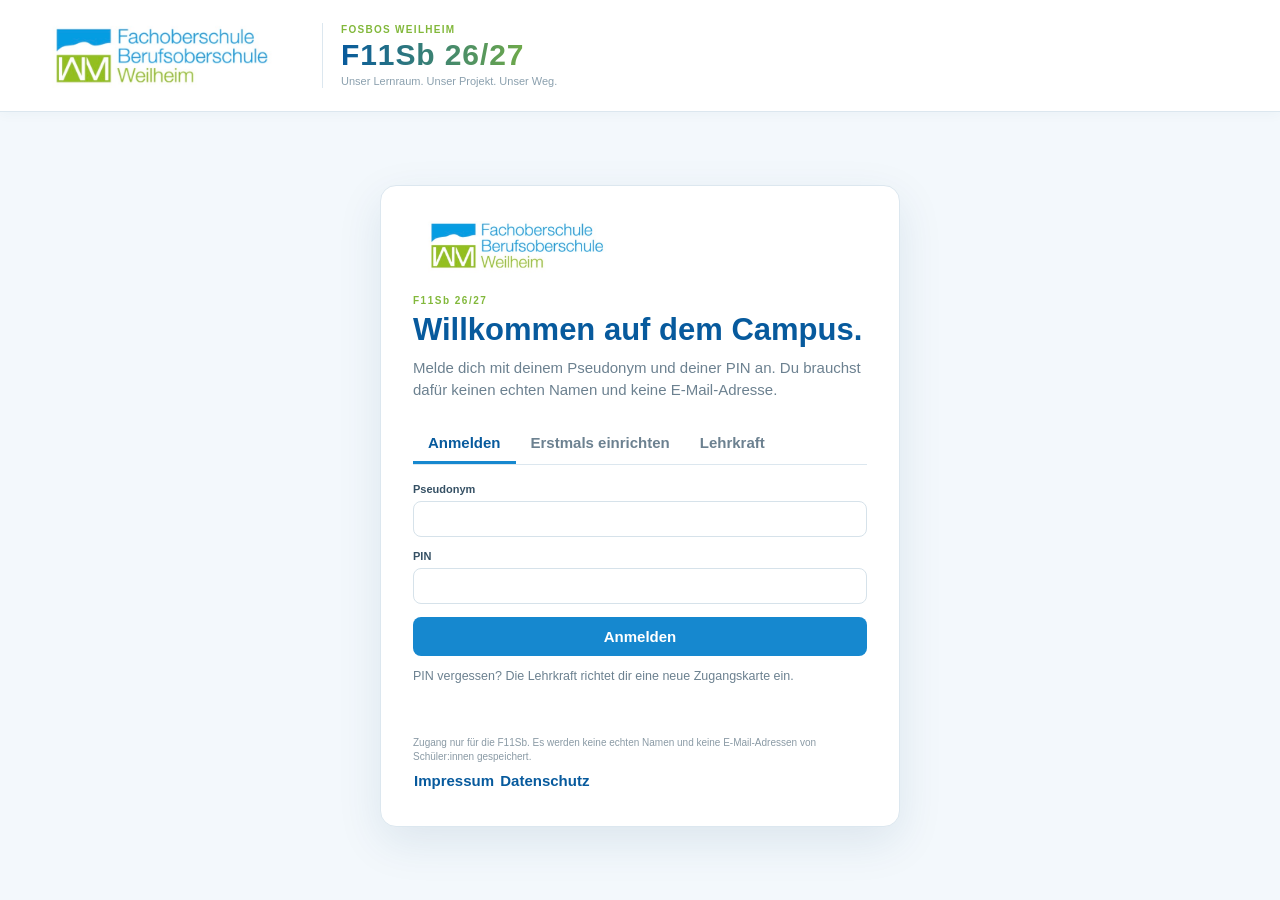
<file: index.html>
<!doctype html>
<html lang="de">
<head>
<meta charset="utf-8">
<meta name="viewport" content="width=device-width,initial-scale=1,viewport-fit=cover">
<meta name="theme-color" content="#117e76">
<title>F11Sb 26/27 | FOSBOS Weilheim</title>
<meta http-equiv="Content-Security-Policy" content="default-src 'self'; script-src 'self' 'unsafe-inline'; style-src 'self' 'unsafe-inline'; img-src 'self' data: blob: https:; media-src 'self' blob: https:; font-src 'self' data:; connect-src 'self' https://*.googleapis.com https://*.firebaseio.com https://*.firebasestorage.app wss://*.firebaseio.com; frame-src 'self' https: blob:; worker-src 'self' blob:; object-src 'none'; base-uri 'self'; form-action 'self'">
<meta name="referrer" content="strict-origin-when-cross-origin">
<link rel="stylesheet" href="styles.css?v=20261116a">

<!-- App-Icon fürs Homescreen (Handy/iPad) -->
<link rel="manifest" href="manifest.json">
<link rel="icon" type="image/png" sizes="32x32" href="icon-32.png">
<link rel="icon" type="image/png" sizes="48x48" href="icon-48.png">
<link rel="icon" type="image/png" sizes="192x192" href="icon-192.png">
<link rel="apple-touch-icon" href="icon-180.png">
<meta name="mobile-web-app-capable" content="yes">
<meta name="apple-mobile-web-app-capable" content="yes">
<meta name="apple-mobile-web-app-status-bar-style" content="default">
<meta name="apple-mobile-web-app-title" content="11Sb">
</head>
<body>
<header class="topbar">
  <a class="brand" href="#news">
    <img src="logo.jpg" alt="Fachoberschule Berufsoberschule Weilheim">
    <div class="brand-divider"></div>
    <div class="brand-copy">
      <span>FOSBOS WEILHEIM</span>
      <strong>F11Sb 26/27</strong>
      <small>Unser Lernraum. Unser Projekt. Unser Weg.</small>
    </div>
  </a>
  <div class="user-area">
    <span id="userName" class="user-name"></span>
    <button class="ghost-icon" id="motivBtn" hidden type="button" title="Motivations-Hinweise ein oder aus">Hinweise</button>
    <button class="ghost-icon" id="recoveryBtn" hidden type="button" title="Code erzeugen, mit dem du dein Passwort selbst zurücksetzen kannst">Passwort-Code</button>
    <button class="ghost-icon" id="logoutBtn" hidden>Abmelden</button>
    <button class="menu-btn" id="menuBtn">Menü</button>
  </div>
</header>

<div id="authScreen" class="auth-screen">
  <div class="auth-card">
    <img src="logo.jpg" alt="FOSBOS Weilheim" class="auth-logo">
    <div class="kicker">F11Sb 26/27</div>
    <h1>Willkommen auf dem Campus.</h1>
    <p class="auth-intro">Melde dich mit deinem Pseudonym und deiner PIN an. Du brauchst dafür keinen echten Namen und keine E-Mail-Adresse.</p>
    <div class="auth-tabs">
      <button id="stuLoginTab" class="auth-tab active" type="button">Anmelden</button>
      <button id="stuSetupTab" class="auth-tab" type="button">Erstmals einrichten</button>
      <button id="teacherTab" class="auth-tab" type="button">Lehrkraft</button>
    </div>
    <form id="stuLoginForm" class="form auth-form">
      <label>Pseudonym<input id="stuPseudo" maxlength="20" autocomplete="username" autocapitalize="off" required></label>
      <label>PIN<input id="stuPin" type="password" autocomplete="current-password" required></label>
      <button class="primary wide" type="submit">Anmelden</button>
      <small style="color:var(--muted)">PIN vergessen? Die Lehrkraft richtet dir eine neue Zugangskarte ein.</small>
    </form>
    <form id="stuSetupForm" class="form auth-form" hidden>
      <label>Zugangscode (steht auf deiner Karte)<input id="setupCode" maxlength="14" autocomplete="off" autocapitalize="characters" placeholder="XXXXX-XXXXX" required></label>
      <label>Dein Pseudonym<input id="setupPseudo" maxlength="20" autocomplete="off" required></label>
      <small style="display:block;margin-top:-10px;margin-bottom:10px;color:var(--muted)">3 bis 20 Zeichen. Wähle einen Spitznamen oder ein Kürzel, <b>kein</b> echter Vor- oder Nachname.</small>
      <label>PIN (mindestens 6 Zeichen)<input id="setupPin" type="password" minlength="6" autocomplete="new-password" required></label>
      <label>PIN wiederholen<input id="setupPin2" type="password" minlength="6" autocomplete="new-password" required></label>
      <label class="check"><input id="setupConsent" type="checkbox" required><span>Mein Pseudonym enthält keinen echten Namen. Ich habe die <a href="#" onclick="showDatenschutz();return false">Datenschutzerklärung</a> gelesen.</span></label>
      <button class="primary wide" type="submit">Einrichten</button>
    </form>
    <div id="teacherBox" hidden>
    <div class="auth-tabs">
      <button id="loginTab" class="auth-tab active">Anmelden</button>
      <button id="registerTab" class="auth-tab">Konto erstellen</button>
    </div>
    <form id="loginForm" class="form auth-form">
      <label>Pseudonym oder E-Mail-Adresse<input id="loginEmail" type="text" maxlength="120" autocomplete="username" autocapitalize="off" required></label>
      <label>Passwort<input id="loginPassword" type="password" autocomplete="current-password" required></label>
      <button class="primary wide" type="submit">Anmelden</button>
      <button class="text-button" type="button" id="forgotBtn">Passwort vergessen?</button>
      <button class="text-button" type="button" id="resetOpenBtn">Pseudonym-Konto: Passwort mit Code zurücksetzen</button>
    </form>
    <form id="resetForm" class="form auth-form" hidden>
      <p style="margin:0 0 10px;color:var(--muted);font-size:14px">Gib dein Pseudonym und den Wiederherstellungscode ein, den du bei der Registrierung erhalten hast.</p>
      <label>Dein Pseudonym<input id="resetPseudo" maxlength="20" autocomplete="username" autocapitalize="off" required></label>
      <label>Wiederherstellungscode<input id="resetCode" maxlength="16" autocomplete="off" autocapitalize="characters" placeholder="XXXX-XXXX-XXXX" required></label>
      <label>Neues Passwort<input id="resetPw" type="password" minlength="8" autocomplete="new-password" required></label>
      <label>Neues Passwort wiederholen<input id="resetPw2" type="password" minlength="8" autocomplete="new-password" required></label>
      <small style="display:block;margin-top:-10px;margin-bottom:10px;color:var(--muted)">Mindestens 8 Zeichen, davon Buchstaben UND Zahlen.</small>
      <button class="primary wide" type="submit">Passwort zurücksetzen</button>
      <button class="text-button" type="button" id="resetBackBtn">Zurück zur Anmeldung</button>
    </form>
    <form id="registerForm" class="form auth-form" hidden>
      <div id="regPseudoBox">
        <label>Dein Pseudonym<input id="registerPseudo" maxlength="20" autocomplete="username" autocapitalize="off" required></label>
        <small style="display:block;margin-top:-10px;margin-bottom:10px;color:var(--muted)">3 bis 20 Zeichen, <b>kein</b> echter Name. Es wird keine E-Mail-Adresse gespeichert. Die Administration schaltet dein Konto danach frei.</small>
      </div>
      <div id="regMailBox" hidden>
        <label>Vorname<input id="registerFirstName" maxlength="40" autocomplete="given-name"></label>
        <label>Nachname<input id="registerLastName" maxlength="40" autocomplete="family-name"></label>
        <label>E-Mail-Adresse<input id="registerEmail" type="email" autocomplete="email"></label>
      </div>
      <button class="text-button" type="button" id="regModeBtn" style="margin:-4px 0 8px">Lieber mit Name und E-Mail-Adresse registrieren</button>
      <label>Passwort<input id="registerPassword" type="password" minlength="8" autocomplete="new-password" required></label>
      <small style="display:block;margin-top:-10px;margin-bottom:10px;color:var(--muted)">Mindestens 8 Zeichen, davon Buchstaben UND Zahlen.</small>
      <label>Passwort wiederholen<input id="registerPassword2" type="password" minlength="8" autocomplete="new-password" required></label>
      <label class="check"><input id="registerConsent" type="checkbox" required> Ich habe die Hinweise zur Nutzung gelesen.</label>
      <button class="primary wide" type="submit">Konto erstellen</button>
    </form>
    </div>
    <div id="authError" class="auth-error" role="alert"></div>
    <p class="auth-foot">Zugang nur für die F11Sb. Es werden keine echten Namen und keine E-Mail-Adressen von Schüler:innen gespeichert.</p>
    <button type="button" class="text-button" onclick="showImpressum()">Impressum</button> <button type="button" class="text-button" onclick="showDatenschutz()">Datenschutz</button>
  </div>
</div>

<div id="app" hidden>
  <div class="app-shell">
    <aside class="sidebar" id="sidebar">
      <div class="side-title">CAMPUS</div>
      <nav>
        <div class="nav-area nav-area-l lx-lehrer" hidden>
          <div class="nav-bereich"><b>Bereich Lehrkräfte</b><small>Planen, prüfen, abstimmen</small></div>
          <a href="#news" data-page="news-l" class="nav-link">Startseite</a>
          <a href="#lk-unterricht" data-page="lk-unterricht" class="nav-link">Unterricht planen</a>
          <a href="#lernstaende" data-page="lernstaende" class="nav-link">Lernstände prüfen</a>
          <a href="#pruefraum" data-page="pruefraum" class="nav-link">Leistungsnachweise</a>
          <a href="#blockfeedback" data-page="blockfeedback" class="nav-link">Blockfeedback</a>
          <a href="#team" data-page="team" class="nav-link">Klassenkonferenz</a>
        </div>
        <div class="nav-area nav-area-s">
          <div class="nav-bereich"><b>Bereich Schüler:innen</b><small>Lernen, üben, testen</small></div>
          <a href="#news" data-page="news-s" class="nav-link active">Startseite</a>
          <a href="#unterricht" data-page="unterricht" class="nav-link">Unterrichtsfächer</a>
          <a href="#wochenplan" data-page="wochenplan" class="nav-link">Mein Wochenplan</a>
          <a href="#lernstaende" data-page="lernstaende" class="nav-link lx-schueler">Lernstände</a>
          <a href="#lernwerkstatt" data-page="lernwerkstatt" class="nav-link">Lernwerkstatt</a>
          <a href="#kompetenz" data-page="kompetenz" class="nav-link">Kompetenzwerkstatt</a>
          <a href="#pruefraum" data-page="pruefraum" class="nav-link lx-schueler">Leistungsnachweise</a>
          <a href="#praktikum" data-page="praktikum" class="nav-link">fpA</a>
          <a href="#klassenteam" data-page="klassenteam" class="nav-link">Unser Klassenteam</a>
          <a href="#resilienz" data-page="resilienz" class="nav-link">Resilienz & Respressi</a>
          <a href="#kalender" data-page="kalender" class="nav-link">Campus-Kalender</a>
          <a href="#forum" data-page="forum" class="nav-link">Campus-Forum</a>
        </div>
      </nav>
      <div class="side-card">
        <b>Campus hilft</b>
        <p>Wobei kannst du anderen helfen?</p>
        <button id="helpQuick">Hilfe anbieten →</button>
      </div>
      <div class="side-footer">Gemeinsam · offen · respektvoll</div>
    </aside>
    <main id="content" tabindex="-1"></main>
  </div>
</div>

<div class="modal-backdrop" id="modalBackdrop" hidden><div class="modal" id="modal"></div></div>
<div class="toast" id="toast"></div>

<script type="module" src="app.js?v=20261116a"></script>
</body>
</html>
</file>
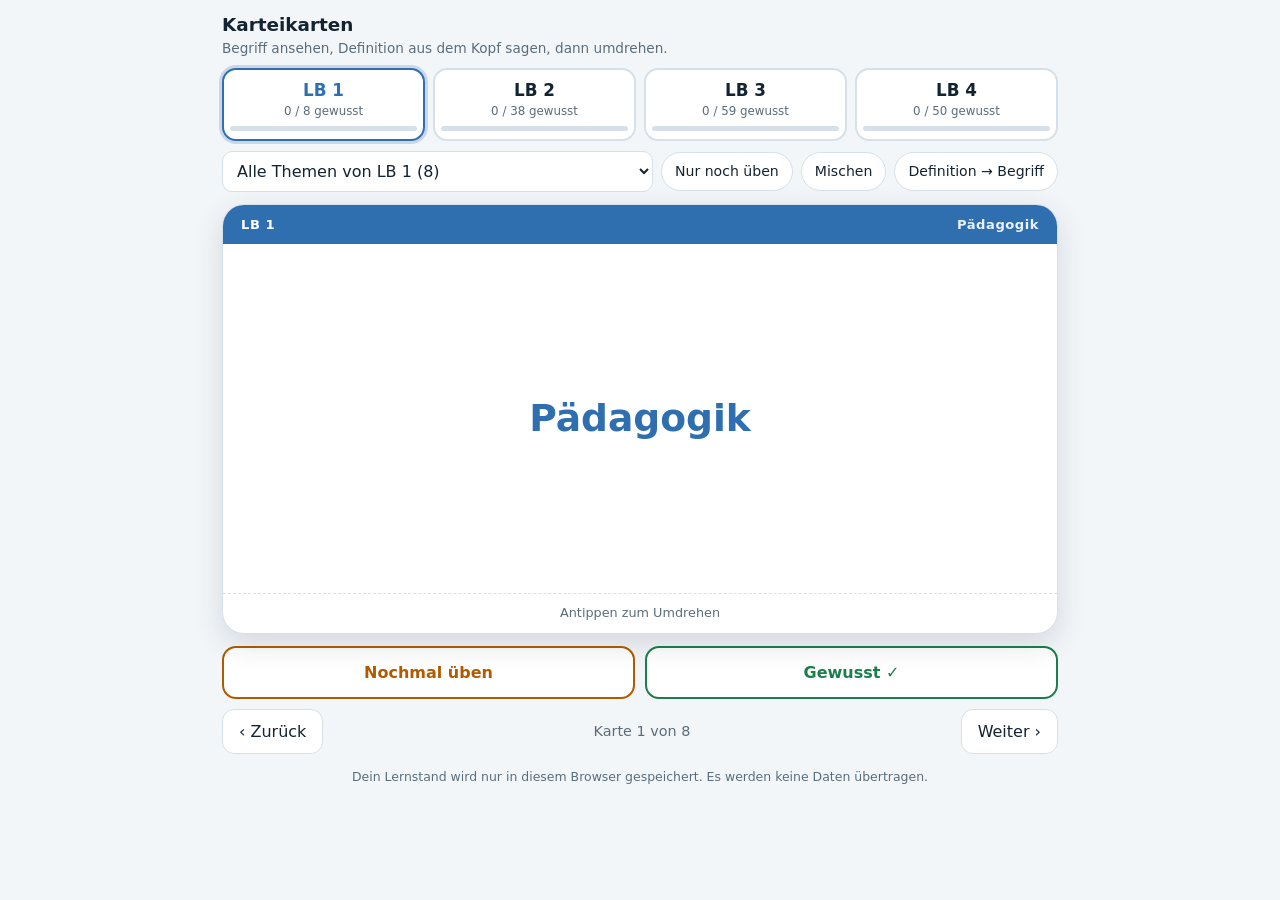
<file: karteikarten/index.html>
<!doctype html>
<html lang="de"><head><meta charset="utf-8">
<meta name="viewport" content="width=device-width,initial-scale=1,viewport-fit=cover">
<title>Karteikarten Pädagogik/Psychologie</title>
<style>
:root{--bg:#f3f6f9;--panel:#fff;--fg:#142331;--muted:#5b6d7b;--line:#d6e0e8;--ok:#1b7f4b;--ok-soft:#dcf2e5;--warn:#b25a00;--warn-soft:#fdebd3;
 --c1:#2f6fb0;--c2:#7a4fb3;--c3:#1f8a70;--c4:#d46f1f;--shadow:0 10px 30px rgba(20,35,49,.14)}
@media (prefers-color-scheme:dark){:root{--bg:#0f171d;--panel:#18242d;--fg:#e8f0f5;--muted:#9db1be;--line:#2b3d49;--ok:#6fd49b;--ok-soft:#173826;--warn:#ffb86b;--warn-soft:#3d2a12;
 --c1:#6aa5e0;--c2:#b394e6;--c3:#4fcfae;--c4:#f2a265;--shadow:0 10px 30px rgba(0,0,0,.5)}}
*{box-sizing:border-box;-webkit-tap-highlight-color:transparent}
html,body{margin:0}
body{background:var(--bg);color:var(--fg);font:16px/1.45 system-ui,-apple-system,"Segoe UI",Roboto,sans-serif;padding:12px max(12px,env(safe-area-inset-left)) 28px;max-width:860px;margin-inline:auto}
button,select{font:inherit;color:inherit}
.top{display:flex;flex-wrap:wrap;gap:8px;align-items:center;justify-content:space-between;margin-bottom:10px}
h1{font-size:1.15rem;margin:0}
.sub{color:var(--muted);font-size:.85rem}
.tabs{display:grid;grid-template-columns:repeat(auto-fit,minmax(78px,1fr));gap:8px;margin:8px 0 10px}
.tab{border:2px solid var(--line);background:var(--panel);border-radius:14px;padding:8px 6px;text-align:center;cursor:pointer;position:relative;overflow:hidden}
.tab b{display:block;font-size:1.05rem}
.tab small{display:block;color:var(--muted);font-size:.74rem}
.tab .bar{height:5px;border-radius:5px;background:var(--line);margin-top:6px;overflow:hidden}
.tab .bar i{display:block;height:100%;width:0;background:var(--ac);transition:width .3s}
.tab[aria-pressed="true"]{border-color:var(--ac);box-shadow:0 0 0 3px color-mix(in srgb,var(--ac) 22%,transparent)}
.tab[aria-pressed="true"] b{color:var(--ac)}
.tab[hidden]{display:none}
.opts{display:flex;flex-wrap:wrap;gap:8px;align-items:center;margin-bottom:12px}
.opts select{flex:1 1 220px;min-width:0;border:1px solid var(--line);background:var(--panel);border-radius:10px;padding:9px 10px}
.chip{border:1px solid var(--line);background:var(--panel);border-radius:999px;padding:8px 13px;font-size:.88rem;cursor:pointer}
.chip[aria-pressed="true"]{background:var(--ac);border-color:var(--ac);color:#fff;font-weight:600}
.stage{perspective:1400px;margin:6px 0 12px}
.card{position:relative;width:100%;min-height:340px;height:min(62vh,430px);cursor:pointer;transform-style:preserve-3d;transition:transform .55s cubic-bezier(.3,.7,.2,1);outline:none;border:0;background:none;padding:0;display:block;text-align:left}
.card.flip{transform:rotateY(180deg)}
.face{position:absolute;inset:0;backface-visibility:hidden;-webkit-backface-visibility:hidden;border-radius:22px;background:var(--panel);box-shadow:var(--shadow);border:1px solid var(--line);display:flex;flex-direction:column;overflow:hidden}
.face.back{transform:rotateY(180deg)}
.band{background:var(--ac);color:#fff;padding:10px 18px;font-size:.82rem;font-weight:700;letter-spacing:.04em;display:flex;justify-content:space-between;gap:10px}
.band span:last-child{opacity:.9;font-weight:600;text-align:right}
.body{flex:1;display:flex;flex-direction:column;align-items:center;justify-content:center;padding:16px 22px;text-align:center;gap:10px;overflow:auto}
.term{font-size:clamp(1.5rem,5.4vw,2.35rem);font-weight:800;line-height:1.18;color:var(--ac);overflow-wrap:anywhere;hyphens:auto}
.zus{color:var(--muted);font-size:.95rem}
.hint{font-size:.8rem;color:var(--muted);padding:10px;text-align:center;border-top:1px dashed var(--line)}
.lab{font-size:.74rem;font-weight:800;letter-spacing:.1em;color:var(--ac);text-transform:uppercase}
.def{font-size:clamp(1rem,2.7vw,1.22rem);line-height:1.5;text-align:left;max-width:640px}
.def.lang{font-size:clamp(.88rem,2.3vw,1.02rem);line-height:1.45}
.back .body{justify-content:flex-start;align-items:stretch;text-align:left;padding-top:14px}
.back .body>*{margin-block:auto}
.back .body .lab{margin-block:0 4px}
.badge{display:inline-block;border-radius:999px;padding:3px 10px;font-size:.74rem;font-weight:700}
.badge.k{background:var(--ok-soft);color:var(--ok)}
.badge.n{background:var(--warn-soft);color:var(--warn)}
.act{display:grid;grid-template-columns:1fr 1fr;gap:10px;margin-bottom:10px}
.act button{border:2px solid var(--line);background:var(--panel);border-radius:14px;padding:13px 10px;font-weight:700;cursor:pointer;min-height:52px}
.act .no{border-color:var(--warn);color:var(--warn)}
.act .yes{border-color:var(--ok);color:var(--ok)}
.act button:disabled{opacity:.45;cursor:default}
.nav{display:flex;align-items:center;justify-content:space-between;gap:8px;margin-bottom:10px}
.nav button{border:1px solid var(--line);background:var(--panel);border-radius:12px;padding:10px 16px;cursor:pointer;min-width:84px}
.count{color:var(--muted);font-size:.9rem;text-align:center;flex:1}
.fin{background:var(--panel);border:1px solid var(--line);border-radius:22px;padding:34px 20px;text-align:center;box-shadow:var(--shadow)}
.fin h2{margin:.2em 0}
.fin button{margin:6px;border:2px solid var(--ac);background:var(--ac);color:#fff;border-radius:12px;padding:11px 18px;font-weight:700;cursor:pointer}
.fin button.alt{background:var(--panel);color:var(--ac)}
.fine{color:var(--muted);font-size:.78rem;text-align:center;margin-top:14px}
:focus-visible{outline:3px solid var(--ac);outline-offset:3px}
.hide{display:none!important}
@media (max-width:520px){.tab small{display:none}.band{font-size:.74rem}}
@media (prefers-reduced-motion:reduce){.card{transition:none}}
</style></head><body>
<div class="top"><div><h1>Karteikarten</h1><div class="sub">Begriff ansehen, Definition aus dem Kopf sagen, dann umdrehen.</div></div></div>
<div class="tabs" id="tabs"></div>
<div class="opts"><select id="thema" aria-label="Thema wählen"></select>
<button type="button" class="chip" id="mUeben" aria-pressed="false">Nur noch üben</button>
<button type="button" class="chip" id="mMisch" aria-pressed="false">Mischen</button>
<button type="button" class="chip" id="mRev" aria-pressed="false">Definition → Begriff</button></div>
<div id="main"></div>
<div class="fine">Dein Lernstand wird nur in diesem Browser gespeichert. Es werden keine Daten übertragen.</div>
<script src="karten.js"></script>
<script>
(function(){
var $=function(i){return document.getElementById(i)};
var esc=function(s){return String(s).replace(/[&<>"]/g,function(c){return{"&":"&amp;","<":"&lt;",">":"&gt;",'"':"&quot;"}[c]})};
var ALL=window.KK_KARTEN||[];
var QS=new URLSearchParams(location.search);
var erlaubt=(QS.get("lb")||"1,2,3,4").split(",").map(Number).filter(function(n){return n>=1&&n<=4});
if(!erlaubt.length)erlaubt=[1,2,3,4];
var LBN={1:"Grundbegriffe",2:"Kognition, Gedächtnis, Emotion, Motivation",3:"Erziehung und Bildung",4:"Lernen"};
var KEY="kk11-v1",st={};
try{st=JSON.parse(localStorage.getItem(KEY)||"{}")||{}}catch(e){st={}}
function save(){try{localStorage.setItem(KEY,JSON.stringify(st))}catch(e){}}
var qt=QS.get("thema")||"",qc=ALL.filter(function(k){return k.g===qt})[0];if(qc&&erlaubt.indexOf(qc.lb)<0)erlaubt.push(qc.lb);
var S={lb:qc?qc.lb:erlaubt[0],thema:qc?qt:"",ueben:false,misch:false,rev:false,i:0,flip:false,order:[]};
function ac(lb){document.documentElement.style.setProperty("--ac","var(--c"+lb+")")}
function karten(lb){return ALL.filter(function(k){return k.lb===lb})}
function stapel(){
  var l=karten(S.lb).filter(function(k){return(!S.thema||k.g===S.thema)&&(!S.ueben||st[k.id]!==1)});
  if(S.misch){var seed=S.seed||1;l=l.map(function(k,ix){return[k,Math.sin(seed*9301+ix*49297)*10000]}).sort(function(a,b){return(a[1]%1)-(b[1]%1)}).map(function(x){return x[0]})}
  return l}
function tabs(){
  $("tabs").innerHTML=[1,2,3,4].map(function(n){
    var ks=karten(n),kn=ks.filter(function(k){return st[k.id]===1}).length,p=ks.length?Math.round(kn/ks.length*100):0;
    return'<button type="button" class="tab'+(erlaubt.indexOf(n)<0?" hide":"")+'" data-lb="'+n+'" aria-pressed="'+(n===S.lb)+'" style="--ac:var(--c'+n+')"><b>LB '+n+'</b><small>'+kn+' / '+ks.length+' gewusst</small><div class="bar"><i style="width:'+p+'%"></i></div></button>'}).join("");
}
function themen(){
  var gs=[];karten(S.lb).forEach(function(k){if(gs.indexOf(k.g)<0)gs.push(k.g)});
  $("thema").innerHTML='<option value="">Alle Themen von LB '+S.lb+' ('+karten(S.lb).length+')</option>'+gs.map(function(g){var n=karten(S.lb).filter(function(k){return k.g===g}).length;return'<option value="'+esc(g)+'"'+(g===S.thema?" selected":"")+'>'+esc(g)+' ('+n+')</option>'}).join("");
}
function chips(){
  $("mUeben").setAttribute("aria-pressed",S.ueben);$("mMisch").setAttribute("aria-pressed",S.misch);$("mRev").setAttribute("aria-pressed",S.rev);
}
function render(){
  ac(S.lb);tabs();chips();
  var l=stapel();
  if(S.i>=l.length)S.i=Math.max(0,l.length-1);
  var m=$("main");
  if(!l.length){
    var alle=karten(S.lb).filter(function(k){return!S.thema||k.g===S.thema});
    m.innerHTML='<div class="fin"><div style="font-size:2.6rem">🎉</div><h2>Stapel geschafft!</h2><p>Alle '+alle.length+' Karten in diesem Bereich hast du als „gewusst“ markiert.</p><button type="button" id="again">Alle noch einmal lernen</button><button type="button" class="alt" id="ganz">Alle Karten zeigen</button></div>';
    $("again").onclick=function(){alle.forEach(function(k){delete st[k.id]});save();S.i=0;S.flip=false;render()};
    $("ganz").onclick=function(){S.ueben=false;S.i=0;render()};
    return}
  var k=l[S.i],lang=k.d.length>230,vorn=S.rev?k.d:k.b,sv=S.rev?"":k.z;
  var status=st[k.id]===1?'<span class="badge k">gewusst ✓</span>':(st[k.id]===2?'<span class="badge n">noch üben</span>':"");
  var front='<div class="face front"><div class="band"><span>LB '+k.lb+'</span><span>'+esc(k.g)+'</span></div><div class="body">'+
    (S.rev?'<div class="lab">Definition</div><div class="def'+(lang?' lang':'')+'">'+esc(k.d)+'</div>':'<div class="term">'+esc(k.b)+'</div>'+(k.z?'<div class="zus">'+esc(k.z)+'</div>':''))+status+'</div><div class="hint">Antippen zum Umdrehen</div></div>';
  var back='<div class="face back"><div class="band"><span>LB '+k.lb+'</span><span>'+esc(k.g)+'</span></div><div class="body">'+
    (S.rev?'<div class="lab">Begriff</div><div class="term">'+esc(k.b)+'</div>'+(k.z?'<div class="zus">'+esc(k.z)+'</div>':''):'<div class="lab">Definition · '+esc(k.b)+(k.z?' ('+esc(k.z)+')':'')+'</div><div class="def'+(lang?' lang':'')+'">'+esc(k.d)+'</div>')+'</div><div class="hint">Wusstest du es? Dann unten bewerten.</div></div>';
  m.innerHTML='<div class="stage"><button type="button" class="card'+(S.flip?" flip":"")+'" id="card" aria-label="Karte umdrehen: '+esc(k.b)+'">'+front+back+'</button></div>'+
    '<div class="act"><button type="button" class="no" id="no">Nochmal üben</button><button type="button" class="yes" id="yes">Gewusst ✓</button></div>'+
    '<div class="nav"><button type="button" id="prev">‹ Zurück</button><div class="count">Karte '+(S.i+1)+' von '+l.length+'</div><button type="button" id="next">Weiter ›</button></div>';
  $("card").onclick=flip;
  $("prev").onclick=function(){go(-1)};$("next").onclick=function(){go(1)};
  $("no").onclick=function(){mark(2)};$("yes").onclick=function(){mark(1)};
  S.cur=k;S.n=l.length;
}
function flip(){S.flip=!S.flip;var c=$("card");if(c)c.classList.toggle("flip",S.flip)}
function go(d){var n=S.n||1;S.i=(S.i+d+n)%n;S.flip=false;render()}
function mark(v){
  var k=S.cur;if(!k)return;st[k.id]=v;save();S.flip=false;
  if(S.ueben&&v===1){render();return}
  go(1)}
document.addEventListener("click",function(e){
  var t=e.target.closest(".tab");if(t){S.lb=+t.dataset.lb;S.thema="";S.i=0;S.flip=false;themen();render()}
});
$("thema").onchange=function(){S.thema=this.value;S.i=0;S.flip=false;render()};
$("mUeben").onclick=function(){S.ueben=!S.ueben;S.i=0;S.flip=false;render()};
$("mMisch").onclick=function(){S.misch=!S.misch;S.seed=Math.floor(Math.random()*1e6)+1;S.i=0;S.flip=false;render()};
$("mRev").onclick=function(){S.rev=!S.rev;S.flip=false;render()};
document.addEventListener("keydown",function(e){
  if(/^(SELECT|INPUT|TEXTAREA)$/.test(e.target.tagName))return;
  if(e.key===" "||e.key==="Enter"){if(e.target.tagName==="BUTTON"&&e.target.id!=="card")return;e.preventDefault();flip()}
  else if(e.key==="ArrowRight")go(1);else if(e.key==="ArrowLeft")go(-1);
  else if(e.key==="1")mark(2);else if(e.key==="2")mark(1)});
var x0=null;
document.addEventListener("touchstart",function(e){x0=e.touches[0].clientX},{passive:true});
document.addEventListener("touchend",function(e){if(x0===null)return;var dx=e.changedTouches[0].clientX-x0;x0=null;if(Math.abs(dx)>70&&e.target.closest(".stage"))go(dx<0?1:-1)},{passive:true});
themen();render();
})();
</script></body></html>
</file>
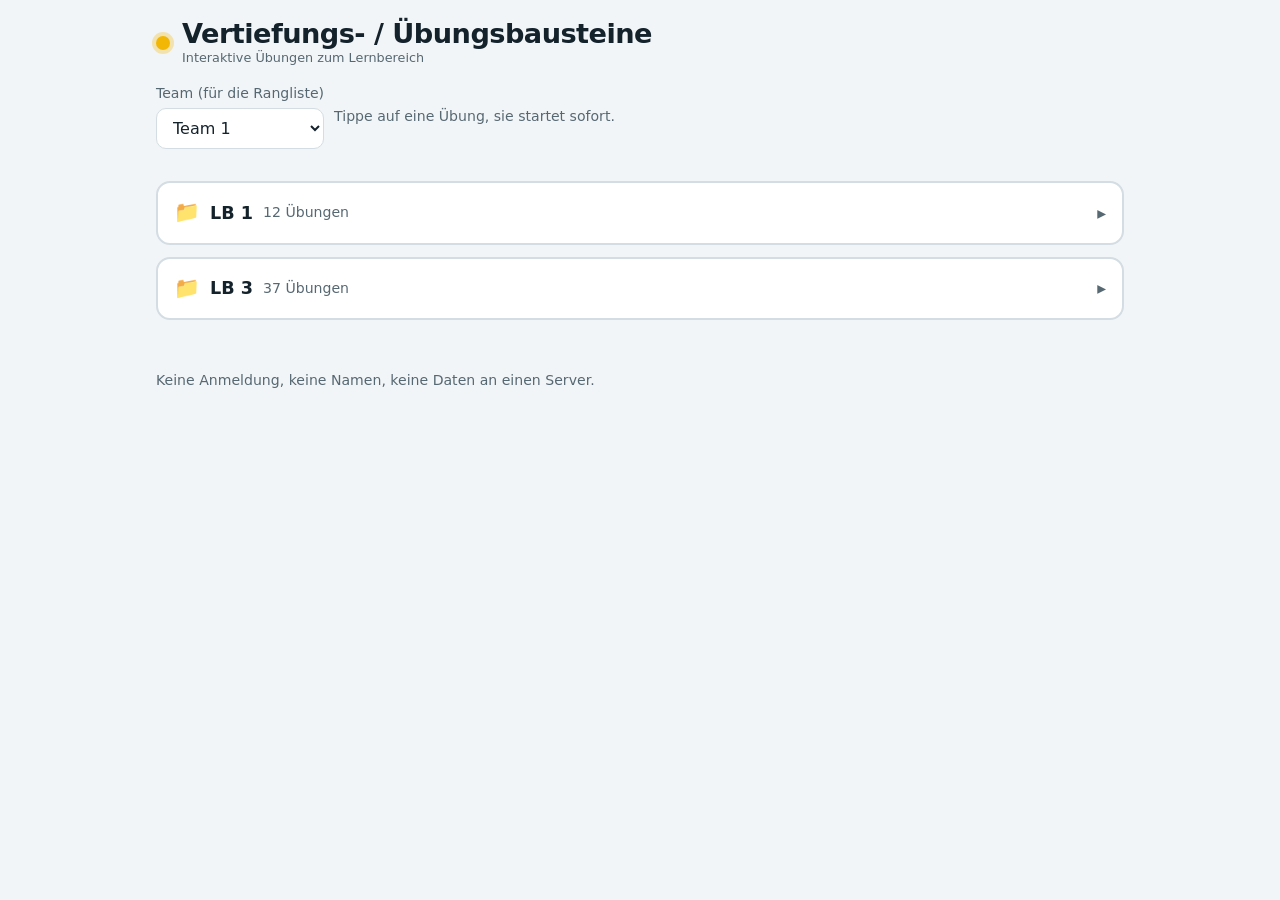
<file: uebungsbausteine/index.html>
<!doctype html>
<html lang="de"><head><meta charset="utf-8"><meta name="viewport" content="width=device-width,initial-scale=1,viewport-fit=cover">
<title>Teststation</title><link rel="stylesheet" href="css/ts.css"></head>
<body>
<div class="wrap">
 <div class="top"><div class="brand"><span class="led on"></span><div>Vertiefungs- / Übungsbausteine<small>Interaktive Übungen zum Lernbereich</small></div></div></div>
 <div class="row" style="margin-bottom:14px"><label>Team (für die Rangliste)<select id="team"></select></label><span class="muted small">Tippe auf eine Übung, sie startet sofort.</span></div>
 <div class="grid" id="grid" aria-live="polite"></div>
 <p class="muted small" style="margin-top:20px">Keine Anmeldung, keine Namen, keine Daten an einen Server.</p>
</div>
<script type="module">
import {esc,ls,loadKatalog,cleanId,qrSvg} from "./js/ts-core.js";
/* Gliederung als Ordnerbaum: Fach > Lernbereich > Thema > Übungen (Feld "pfad" im Katalog) */
function baum(kat){
  const root={name:"",key:"",children:[],items:[],n:0};
  kat.forEach(s=>{
    const p=s.pfad||[s.fach||"Weitere",s.thema||"Allgemein"];let n=root;
    p.forEach(name=>{let c=n.children.find(x=>x.name===name);if(!c){c={name,key:(n.key?n.key+"/":"")+name,children:[],items:[],n:0};n.children.push(c)}c.n++;n=c});
    n.items.push(s);
  });
  return root;
}
function finde(n,key,pf=[]){if(n.key===key)return {n,pf};for(const c of n.children){const r=finde(c,key,pf.concat(c.name));if(r)return r}return null}
const uebungen=n=>n+" "+(n===1?"Übung":"Übungen");

const $=id=>document.getElementById(id),q=new URLSearchParams(location.search);
$("team").innerHTML=Array.from({length:30},(_,i)=>`<option value="${i+1}">Team ${i+1}</option>`).join("");
let t=+ls.get("ts-team")||+q.get("t")||1;$("team").value=Math.min(30,Math.max(1,t));
$("team").addEventListener("change",()=>{ls.set("ts-team",$("team").value);draw()});
let kat=[];
const sel=(q.get("auswahl")||"").split(",").map(cleanId).filter(Boolean);
function link(s){
  const u=new URLSearchParams({s:s.id,t:$("team").value});
  (s.parameter||[]).forEach(p=>{const v=q.get(p.name);if(v&&/^[A-Za-z0-9]{1,6}$/.test(v))u.set(p.name,v)});
  if(sel.length)u.set("auswahl",sel.join(","));
  return "station.html?"+u;
}
const offen=(q.get("fach")||"").toLowerCase();
/* QR-Code im Ordner: beim Aufklappen wird Link + QR-Code für genau diesen Ordner gezeigt */
function ordnerQR(root){
  root.querySelectorAll("details.ordner").forEach(d=>{
    const fill=async()=>{
      if(!d.open||d.querySelector(":scope>.oqrbox"))return;
      const u=new URL("index.html",location.href);u.search="";u.hash="";u.searchParams.set("ordner",d.dataset.k);
      const box=document.createElement("div");box.className="oqrbox";
      box.innerHTML=`<div class="oqrimg"></div><div class="oqrtxt"><b>QR-Code für diesen Ordner</b><span class="muted small">Wer scannt, sieht nur die Übungen dieses Ordners.</span><input readonly value="${esc(u.href)}" aria-label="Link zum Ordner"><button type="button" class="btn alt">Link kopieren</button></div>`;
      d.querySelector(":scope>summary").after(box);
      box.querySelector(".oqrimg").innerHTML=await qrSvg(u.href,130);
      const inp=box.querySelector("input");inp.addEventListener("focus",()=>inp.select());
      box.querySelector("button").addEventListener("click",async e=>{try{await navigator.clipboard.writeText(u.href);e.target.textContent="Kopiert"}catch(x){inp.select()}});
    };
    d.addEventListener("toggle",fill);fill();
  });
}
const ordner=(q.get("ordner")||"").slice(0,200);
function karte(s,i){return `<a class="station" href="${link(s)}" style="text-decoration:none;color:inherit"><span class="no">ÜBUNG ${String(i+1).padStart(2,"0")}</span><b>${esc(s.titel)}</b><span class="muted small">${esc(s.beschreibung||"")}</span></a>`}
function ordnerHtml(n,tiefe,aufF,offen,forceOpen,all){
  const open=forceOpen||all||aufF.has(n.key)||offen===n.key.toLowerCase();
  return `<details class="ordner${tiefe?" unter":""}" data-k="${esc(n.key)}" ${open?"open":""}><summary><span class="ico" aria-hidden="true">${tiefe?"📂":"📁"}</span><b>${esc(n.name)}</b><span class="muted small">${uebungen(n.n)}</span></summary>${n.children.map(c=>ordnerHtml(c,tiefe+1,aufF,offen,n.children.length===1,all)).join("")}${n.items.length?`<div class="grid">${n.items.map(karte).join("")}</div>`:""}</details>`;
}
function draw(){
  const list=sel.length?sel.map(id=>kat.find(s=>s.id===id)).filter(Boolean):kat;
  if(sel.length){$("grid").className="grid";$("grid").innerHTML=list.map(karte).join("")||`<div class="msg err">Für die 11. Klasse sind noch keine Übungen eingestellt. Sie werden später ergänzt.</div>`;return}
  const root=baum(list);$("grid").className="";
  const aufF=new Set(JSON.parse(ls.get("ts-open")||"[]"));
  if(ordner){
    const fr=finde(root,ordner,[]);const n=fr&&fr.n;
    if(!n){$("grid").innerHTML=`<div class="msg err">Diesen Ordner gibt es nicht.</div>`;return}
    $("grid").innerHTML=`<h2 style="margin:0 0 10px">${esc(fr.pf.join(" › "))}</h2>`+n.children.map(c=>ordnerHtml(c,1,aufF,"",true,true)).join("")+(n.items.length?`<div class="grid">${n.items.map(karte).join("")}</div>`:"");
  }else{
    $("grid").innerHTML=root.children.map(c=>ordnerHtml(c,0,aufF,offen,root.children.length===1,false)).join("")||`<div class="msg err">Für die 11. Klasse sind noch keine Übungen eingestellt. Sie werden später ergänzt.</div>`;
  }
  ordnerQR($("grid"));
  $("grid").querySelectorAll("details").forEach(d=>d.addEventListener("toggle",()=>{
    const o=[...$("grid").querySelectorAll("details[open]")].map(x=>x.dataset.k);ls.set("ts-open",JSON.stringify(o));
  }));
}
loadKatalog().then(k=>{kat=k;draw()}).catch(()=>{$("grid").innerHTML=`<div class="msg err">Die Übungen konnten nicht geladen werden. Prüfe die Verbindung.</div>`});
</script></body></html>
</file>
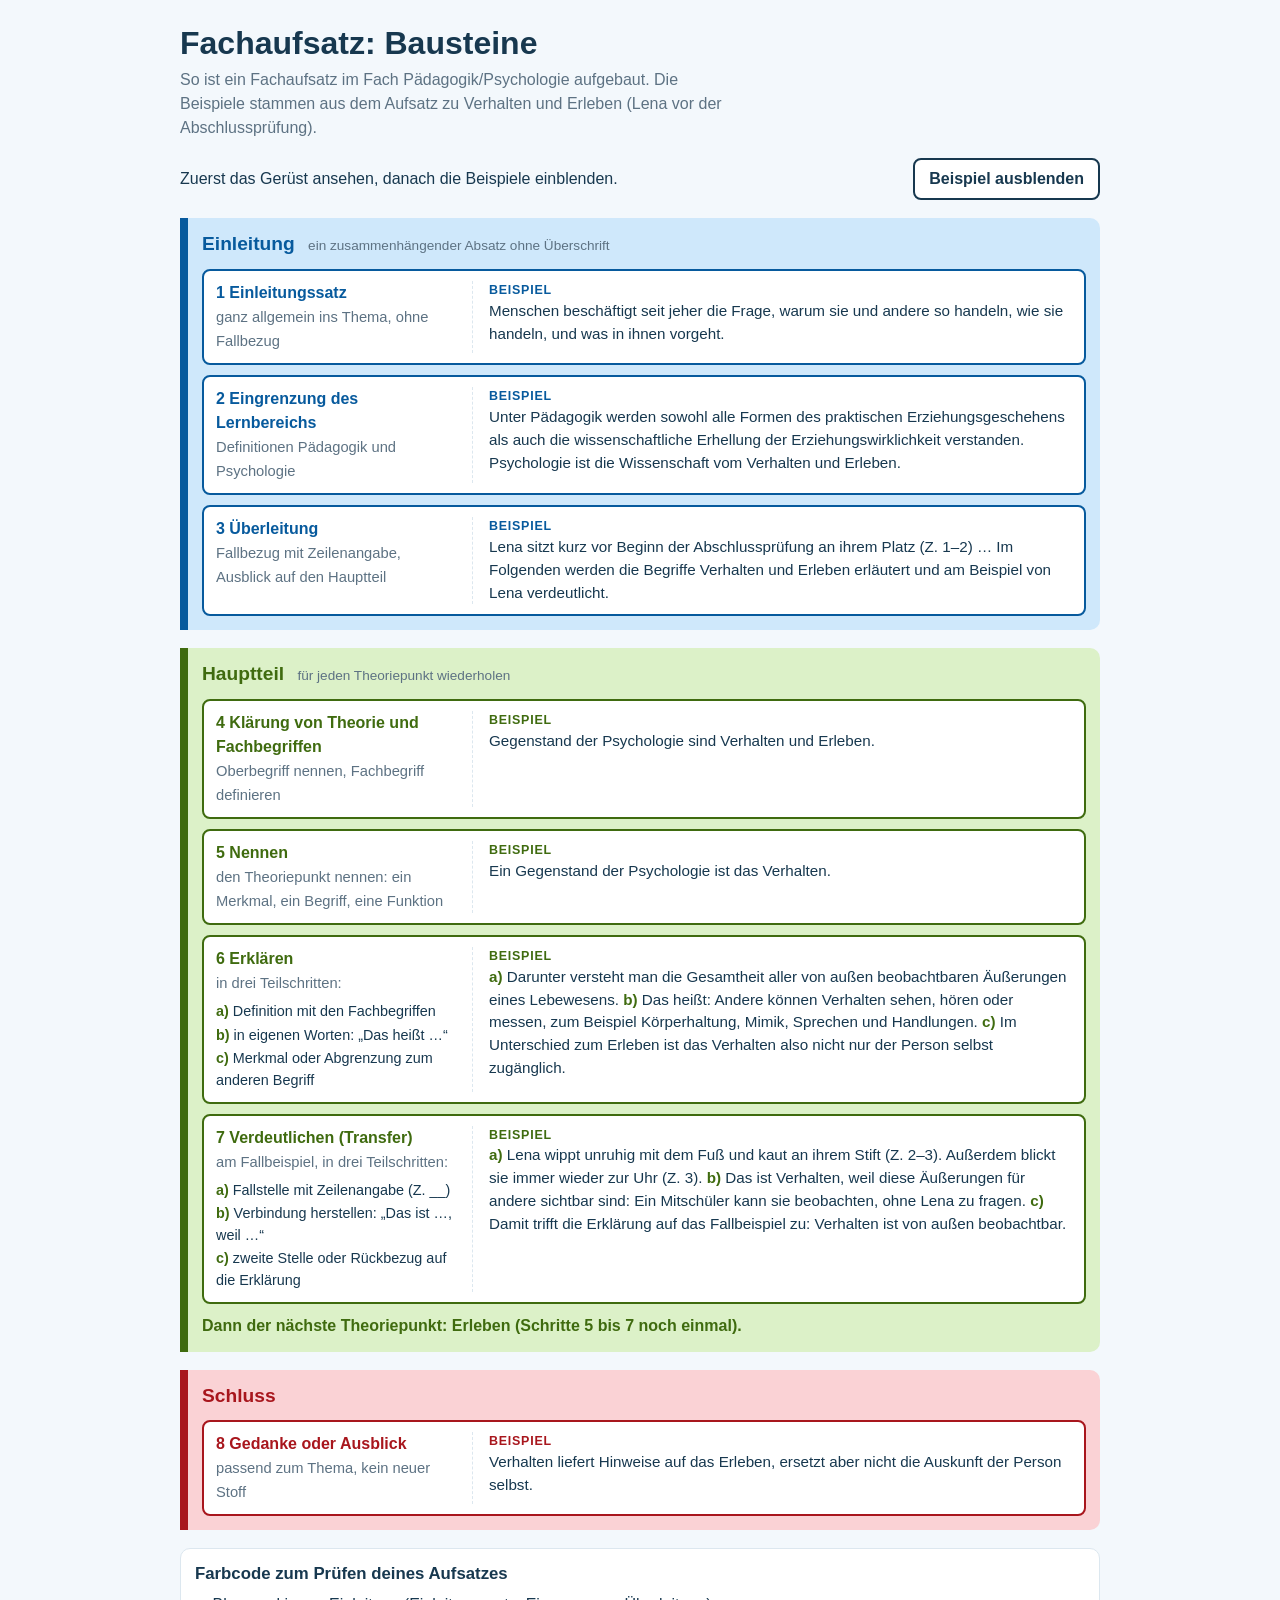
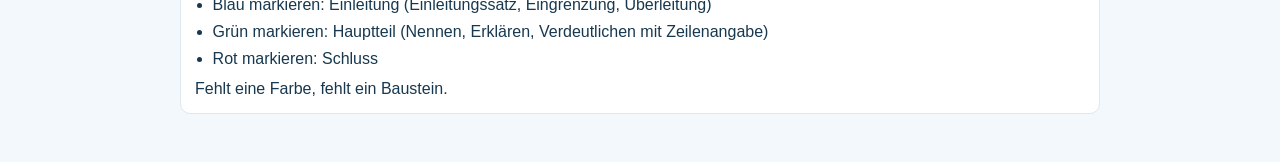
<file: deeper-learning/fachaufsatz-tafelbild.html>
<!doctype html>
<html lang="de">
<head>
<meta charset="utf-8">
<meta name="viewport" content="width=device-width,initial-scale=1">
<title>Fachaufsatz: Bausteine</title>
<style>
:root{--ink:#17384f;--muted:#5d7283;--bg:#f3f8fc;--line:#dce7ef;--card:#fff;
--blau:#075a9d;--blau-bg:#cfe8fb;--gruen:#3f6b0f;--gruen-bg:#dcf1c8;--rot:#a8161d;--rot-bg:#fad2d5}
*{box-sizing:border-box}
html,body{margin:0;background:var(--bg);color:var(--ink);font-family:Arial,Helvetica,sans-serif;font-size:16px;line-height:1.5}
body{padding:24px max(16px,env(safe-area-inset-left,0px)) 48px max(16px,env(safe-area-inset-right,0px))}
.wrap{max-width:920px;margin:0 auto;display:flex;flex-direction:column;gap:18px}
h1{margin:0;font-size:clamp(1.5rem,4vw,2rem);line-height:1.2}
.lead{margin:6px 0 0;color:var(--muted);max-width:62ch}
.bar{display:flex;justify-content:space-between;align-items:center;gap:12px;flex-wrap:wrap}
button{font:inherit;font-weight:700;color:var(--ink);background:#fff;border:2px solid var(--ink);border-radius:8px;padding:7px 14px;cursor:pointer}
button:hover{background:var(--ink);color:#fff}
button:focus-visible{outline:3px solid var(--blau);outline-offset:2px}
.zone{border-left:8px solid var(--c);background:var(--bg2);border-radius:0 10px 10px 0;padding:12px 14px 14px;display:flex;flex-direction:column;gap:10px}
.zone.e{--c:var(--blau);--bg2:var(--blau-bg)}
.zone.h{--c:var(--gruen);--bg2:var(--gruen-bg)}
.zone.s{--c:var(--rot);--bg2:var(--rot-bg)}
.zone h2{margin:0;font-size:1.2rem;color:var(--c)}
.zone h2 small{font-weight:400;color:var(--muted);font-size:.85rem;margin-left:8px}
ol{list-style:none;margin:0;padding:0;display:grid;gap:10px}
.step{background:var(--card);border:2px solid var(--c);border-radius:8px;padding:10px 12px;display:grid;grid-template-columns:minmax(0,1fr);gap:6px 16px}
@media(min-width:720px){.step{grid-template-columns:minmax(0,15rem) minmax(0,1fr)}}
.step b{display:block;color:var(--c)}
.step .was{font-size:.92rem;color:var(--muted)}
.bsp{font-size:.95rem;border-top:1px dashed var(--line);padding-top:6px}
@media(min-width:720px){.bsp{border-top:0;padding-top:0;border-left:1px dashed var(--line);padding-left:16px}}
.bsp i{display:block;font-style:normal;font-weight:700;font-size:.78rem;letter-spacing:.06em;text-transform:uppercase;color:var(--c)}
.sub{margin:6px 0 0;padding:0;list-style:none;display:grid;gap:2px;font-size:.9rem;color:var(--ink)}
.sub li{display:block}
.sub b{display:inline;color:var(--c)}
.bsp .t{font-weight:700;color:var(--c)}
.wdh{margin:0;font-weight:700;color:var(--gruen)}
.farben{background:var(--card);border:1px solid var(--line);border-radius:10px;padding:12px 14px}
.farben h2{margin:0 0 6px;font-size:1.05rem}
.farben ul{margin:0;padding-left:1.1rem;display:grid;gap:3px}
</style>
</head>
<body>
<div class="wrap">
<header>
  <h1>Fachaufsatz: Bausteine</h1>
  <p class="lead">So ist ein Fachaufsatz im Fach Pädagogik/Psychologie aufgebaut. Die Beispiele stammen aus dem Aufsatz zu Verhalten und Erleben (Lena vor der Abschlussprüfung).</p>
</header>

<div class="bar"><span>Zuerst das Gerüst ansehen, danach die Beispiele einblenden.</span>
<button id="tog" type="button" aria-pressed="true">Beispiel ausblenden</button></div>

<section class="zone e" aria-labelledby="e">
  <h2 id="e">Einleitung <small>ein zusammenhängender Absatz ohne Überschrift</small></h2>
  <ol>
    <li class="step"><div><b>1 Einleitungssatz</b><span class="was">ganz allgemein ins Thema, ohne Fallbezug</span></div>
      <div class="bsp"><i>Beispiel</i>Menschen beschäftigt seit jeher die Frage, warum sie und andere so handeln, wie sie handeln, und was in ihnen vorgeht.</div></li>
    <li class="step"><div><b>2 Eingrenzung des Lernbereichs</b><span class="was">Definitionen Pädagogik und Psychologie</span></div>
      <div class="bsp"><i>Beispiel</i>Unter Pädagogik werden sowohl alle Formen des praktischen Erziehungsgeschehens als auch die wissenschaftliche Erhellung der Erziehungswirklichkeit verstanden. Psychologie ist die Wissenschaft vom Verhalten und Erleben.</div></li>
    <li class="step"><div><b>3 Überleitung</b><span class="was">Fallbezug mit Zeilenangabe, Ausblick auf den Hauptteil</span></div>
      <div class="bsp"><i>Beispiel</i>Lena sitzt kurz vor Beginn der Abschlussprüfung an ihrem Platz (Z. 1–2) … Im Folgenden werden die Begriffe Verhalten und Erleben erläutert und am Beispiel von Lena verdeutlicht.</div></li>
  </ol>
</section>

<section class="zone h" aria-labelledby="h">
  <h2 id="h">Hauptteil <small>für jeden Theoriepunkt wiederholen</small></h2>
  <ol>
    <li class="step"><div><b>4 Klärung von Theorie und Fachbegriffen</b><span class="was">Oberbegriff nennen, Fachbegriff definieren</span></div>
      <div class="bsp"><i>Beispiel</i>Gegenstand der Psychologie sind Verhalten und Erleben.</div></li>
    <li class="step"><div><b>5 Nennen</b><span class="was">den Theoriepunkt nennen: ein Merkmal, ein Begriff, eine Funktion</span></div>
      <div class="bsp"><i>Beispiel</i>Ein Gegenstand der Psychologie ist das Verhalten.</div></li>
    <li class="step"><div><b>6 Erklären</b><span class="was">in drei Teilschritten:</span>
      <ul class="sub"><li><b>a)</b> Definition mit den Fachbegriffen</li><li><b>b)</b> in eigenen Worten: „Das heißt …“</li><li><b>c)</b> Merkmal oder Abgrenzung zum anderen Begriff</li></ul></div>
      <div class="bsp"><i>Beispiel</i><span class="t">a)</span> Darunter versteht man die Gesamtheit aller von außen beobachtbaren Äußerungen eines Lebewesens. <span class="t">b)</span> Das heißt: Andere können Verhalten sehen, hören oder messen, zum Beispiel Körperhaltung, Mimik, Sprechen und Handlungen. <span class="t">c)</span> Im Unterschied zum Erleben ist das Verhalten also nicht nur der Person selbst zugänglich.</div></li>
    <li class="step"><div><b>7 Verdeutlichen (Transfer)</b><span class="was">am Fallbeispiel, in drei Teilschritten:</span>
      <ul class="sub"><li><b>a)</b> Fallstelle mit Zeilenangabe (Z. __)</li><li><b>b)</b> Verbindung herstellen: „Das ist …, weil …“</li><li><b>c)</b> zweite Stelle oder Rückbezug auf die Erklärung</li></ul></div>
      <div class="bsp"><i>Beispiel</i><span class="t">a)</span> Lena wippt unruhig mit dem Fuß und kaut an ihrem Stift (Z. 2–3). Außerdem blickt sie immer wieder zur Uhr (Z. 3). <span class="t">b)</span> Das ist Verhalten, weil diese Äußerungen für andere sichtbar sind: Ein Mitschüler kann sie beobachten, ohne Lena zu fragen. <span class="t">c)</span> Damit trifft die Erklärung auf das Fallbeispiel zu: Verhalten ist von außen beobachtbar.</div></li>
  </ol>
  <p class="wdh">Dann der nächste Theoriepunkt: Erleben (Schritte 5 bis 7 noch einmal).</p>
</section>

<section class="zone s" aria-labelledby="s">
  <h2 id="s">Schluss</h2>
  <ol>
    <li class="step"><div><b>8 Gedanke oder Ausblick</b><span class="was">passend zum Thema, kein neuer Stoff</span></div>
      <div class="bsp"><i>Beispiel</i>Verhalten liefert Hinweise auf das Erleben, ersetzt aber nicht die Auskunft der Person selbst.</div></li>
  </ol>
</section>

<aside class="farben">
  <h2>Farbcode zum Prüfen deines Aufsatzes</h2>
  <ul>
    <li>Blau markieren: Einleitung (Einleitungssatz, Eingrenzung, Überleitung)</li>
    <li>Grün markieren: Hauptteil (Nennen, Erklären, Verdeutlichen mit Zeilenangabe)</li>
    <li>Rot markieren: Schluss</li>
  </ul>
  <p style="margin:6px 0 0">Fehlt eine Farbe, fehlt ein Baustein.</p>
</aside>
</div>
<script>
(function(){
  var b=document.getElementById('tog'),on=true;
  b.addEventListener('click',function(){
    on=!on;
    var e=document.querySelectorAll('.bsp');
    for(var i=0;i<e.length;i++){e[i].hidden=!on;}
    b.textContent=on?'Beispiel ausblenden':'Beispiel einblenden';
    b.setAttribute('aria-pressed',String(on));
  });
})();
</script>
</body>
</html>
</file>
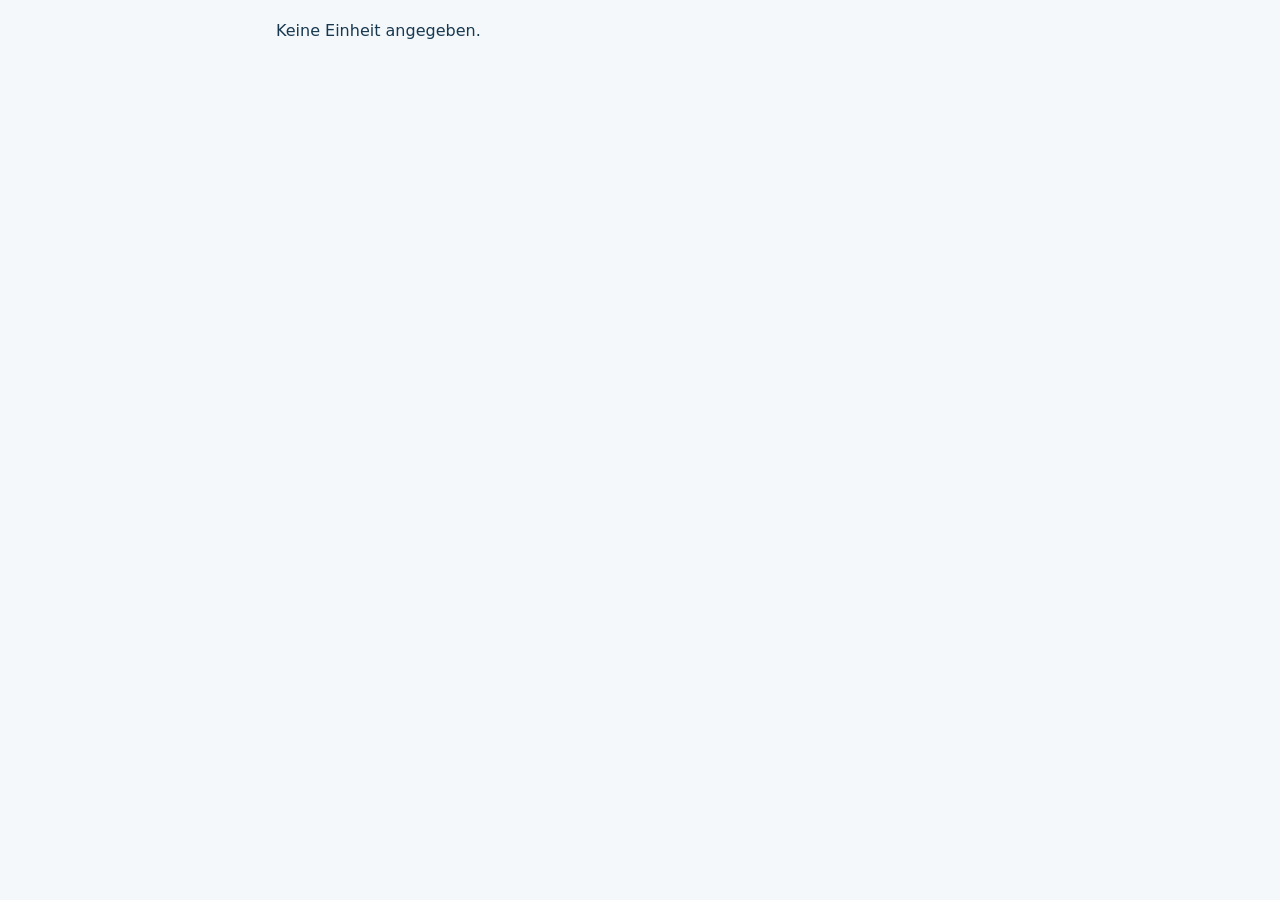
<file: einarbeitung/player.html>
<!doctype html>
<html lang="de">
<head>
<meta charset="utf-8">
<meta name="viewport" content="width=device-width,initial-scale=1,viewport-fit=cover">
<title>Einarbeitung</title>
<style>
:root{--ink:#17384f;--muted:#647985;--line:#dfe7ec;--accent:#3F7FC1;--ok:#2d7a4f;--okbg:#e9f7ee;--no:#a3402a;--nobg:#fdeeea;--bg:#f4f8fb}
*{box-sizing:border-box}
html,body{margin:0}
body{font-family:system-ui,-apple-system,"Segoe UI",Roboto,Arial,sans-serif;color:var(--ink);background:var(--bg);line-height:1.6;padding:env(safe-area-inset-top,0) 0 env(safe-area-inset-bottom,0)}
main{max-width:760px;margin:0 auto;padding:18px 16px 60px}
h1{font-size:clamp(1.4rem,4.5vw,1.9rem);line-height:1.25;margin:4px 0 6px}
h2{font-size:1.2rem;margin:34px 0 8px}
p{margin:0 0 12px}
.lead{color:var(--muted)}
.banner{background:#fff4d6;border:1px solid #f1d78a;color:#6b4d00;border-radius:10px;padding:8px 12px;font-size:13px;margin:10px 0}
.card{background:#fff;border:1px solid var(--line);border-radius:14px;padding:14px 16px;margin:12px 0}
.merke{background:#eef5fb;border-left:5px solid var(--accent);border-radius:10px;padding:10px 14px;margin:12px 0}
.merke b{display:block;font-size:12px;letter-spacing:.06em;text-transform:uppercase;color:var(--accent);margin-bottom:2px}
ul.l{margin:0 0 12px;padding-left:22px}
.q{font-weight:700;margin-bottom:8px}
.sub{font-size:13px;color:var(--muted);margin:-4px 0 8px}
.opt{display:flex;gap:10px;align-items:flex-start;padding:7px 8px;border-radius:9px;cursor:pointer}
.opt:hover{background:#f4f8fb}
.opt input{margin-top:5px;width:18px;height:18px;accent-color:var(--accent)}
select,textarea{font:inherit;color:inherit;border:1.5px solid var(--line);border-radius:9px;padding:6px 8px;background:#fff;max-width:100%}
select.gap{margin:0 2px}
textarea{width:100%;min-height:130px}
.btn{font:inherit;font-weight:700;border:0;border-radius:10px;padding:10px 16px;background:var(--accent);color:#fff;cursor:pointer;margin-top:8px}
.btn.big{padding:13px 20px;font-size:1.02rem}
.btn.ghost{background:#fff;color:var(--accent);border:1.5px solid var(--accent)}
.btn.small{padding:6px 12px;font-size:.85rem}
.btn:disabled{opacity:.45;cursor:not-allowed}
.fb{margin-top:10px;padding:9px 12px;border-radius:10px;font-size:.95rem}
.fb.ok{background:var(--okbg);color:var(--ok)}
.fb.no{background:var(--nobg);color:var(--no)}
.fb.info{background:#eef5fb;color:var(--ink)}
.mark-ok{outline:2px solid #3fa66a;border-radius:6px}
.mark-no{outline:2px solid #d9573a;border-radius:6px}
.row{display:flex;gap:10px;align-items:center;flex-wrap:wrap;margin:6px 0}
.row .t{flex:1;min-width:180px}
.kp{display:grid;grid-template-columns:1fr auto auto;gap:6px 14px;align-items:center;margin:6px 0}
.kp label{display:flex;align-items:center;gap:5px;font-size:.9rem}
.kp .a{padding:4px 6px;border-radius:6px}
.top{position:sticky;top:0;z-index:5;background:var(--bg);padding:8px 0 10px;margin:0 0 6px}
.bar{height:10px;background:#e2eaef;border-radius:999px;overflow:hidden}
.bar i{display:block;height:100%;width:0;background:var(--accent);border-radius:999px;transition:width .25s}
.top small{display:block;margin-top:4px;color:var(--muted);font-size:.85rem}
.done-note{color:var(--ok);font-weight:700}
.kicker{font-size:12px;font-weight:800;letter-spacing:.08em;text-transform:uppercase;color:var(--accent);margin:0 0 2px}
.situation{background:#fff;border:1px solid var(--line);border-left:5px solid var(--accent);border-radius:12px;padding:12px 16px;margin:12px 0}
.situation span{white-space:pre-line}
.situation b{display:block;font-size:12px;letter-spacing:.06em;text-transform:uppercase;color:var(--accent);margin-bottom:3px}
.situation .zl{display:flex;gap:12px;align-items:baseline;line-height:1.5}
.situation .zn{flex:0 0 1.6em;text-align:right;color:var(--muted);font-size:13px;font-variant-numeric:tabular-nums;user-select:none;visibility:hidden}
.situation .zn.f5{visibility:visible}
.situation.nowrap .zt{white-space:nowrap}
.situation.wrap .zn{visibility:visible}
.situation .zt{flex:1;min-width:0}
.situation .zl.leer{height:10px}
.situation .zn-nach{font-style:italic;margin-top:8px;padding-left:calc(1.6em + 12px)}
.zitat{background:#eef1fb;border-left:5px solid #8a96d6;border-radius:10px;padding:12px 16px;margin:14px 0}
.zitat small{display:block;margin-top:4px;color:var(--muted)}
.notizen{display:grid;grid-template-columns:repeat(auto-fit,minmax(230px,1fr));gap:14px;margin:14px 0}
.notiz{background:#fff6b3;border-radius:4px;padding:14px 14px 16px;box-shadow:0 2px 6px rgba(0,0,0,.14);font-family:Georgia,"Times New Roman",serif;font-style:italic;line-height:1.45;transform:rotate(var(--r,0deg))}
.notiz:nth-child(3n+1){--r:-1.2deg}.notiz:nth-child(3n+2){--r:.9deg}.notiz:nth-child(3n){--r:-.5deg}
.cap{font-size:.85rem;color:var(--muted);text-align:center;margin:-4px 0 12px}
.schema{display:flex;align-items:center;justify-content:center;gap:12px;flex-wrap:wrap;background:#fdeed9;border-radius:18px;padding:18px 14px;margin:14px 0}
.schema .box{background:#e8893c;color:#fff;font-weight:700;padding:14px 22px;border-radius:6px;min-width:120px;text-align:center}
.schema .mid{flex:1;min-width:140px;text-align:center;color:#4a3b2a}
.schema .arrow{font-size:1.6rem;line-height:1;color:#4a3b2a}
.fuss{font-size:.85rem;color:var(--muted);border-top:1px solid var(--line);padding-top:6px;margin-top:10px}
.so-row{display:flex;gap:10px;align-items:center;justify-content:space-between;flex-wrap:wrap;padding:7px 8px;border-radius:9px;border-bottom:1px solid #eef2f5}
.so-row .so-t{flex:1;min-width:200px}
.so-opt{display:flex;gap:6px;flex-wrap:wrap}
.so-l{display:flex;gap:5px;align-items:center;font-size:.9rem;border:1.5px solid var(--line);border-radius:999px;padding:4px 10px;cursor:pointer;background:#fff}
.so-l input{accent-color:var(--accent)}
.so-row.ok{background:var(--okbg)}.so-row.no{background:var(--nobg)}
.nav{position:sticky;bottom:0;z-index:5;display:flex;align-items:center;justify-content:space-between;gap:10px;background:var(--bg);padding:10px 0 calc(10px + env(safe-area-inset-bottom,0px));margin-top:26px;border-top:1px solid var(--line)}
.dots{display:flex;gap:6px;flex-wrap:wrap;justify-content:center}
.dot{width:10px;height:10px;border-radius:50%;background:#cfd8de;border:0;padding:0;cursor:pointer}
.dot.seen{background:#8fb4d9}.dot.cur{background:var(--accent);box-shadow:0 0 0 3px rgba(63,127,193,.25)}
.nav .btn{margin-top:0}
.tasknote{font-size:.9rem;color:var(--ok);font-weight:700;margin:6px 0 0}


/* ---- Fachaufsatz-Basiskurs: Absätze ordnen, Aufbau-Streifen, Strukturstreifen ---- */
:root{--f-pfirsich:#ffd3b6;--f-blau:#07c3f7;--f-gelb:#ffcb5c;--f-rot:#ff6b6b;--f-gruen:#8fd19e}
.reihe{display:flex;gap:8px;align-items:stretch;margin:8px 0}
.reihe .nr{flex:0 0 28px;display:flex;align-items:center;justify-content:center;font-weight:800;color:var(--muted)}
.reihe .rt{flex:1;background:#eceff1;border-radius:10px;padding:10px 12px;border:2px solid transparent}
.reihe.ok .rt{border-color:#3fa66a;background:var(--okbg)}
.reihe.no .rt{border-color:#d9573a;background:var(--nobg)}
.reihe .pf{display:flex;flex-direction:column;gap:4px;justify-content:center}
.reihe .pf button{font:inherit;width:38px;height:34px;border:1.5px solid var(--line);background:#fff;border-radius:8px;cursor:pointer;color:var(--accent);font-weight:800}
.reihe .pf button:disabled{opacity:.35;cursor:not-allowed}
.aufbau{margin:12px 0}
.zeile{display:grid;grid-template-columns:minmax(120px,190px) 1fr;border-radius:10px;overflow:hidden;margin:8px 0;background:#fff;border:1px solid var(--line)}
.zeile .lab{padding:10px 12px;font-weight:800;font-size:.92rem;line-height:1.3;color:#1b1b1b;border-top:6px solid rgba(0,0,0,.12)}
.zeile .inh{padding:10px 12px;font-size:.95rem}
@media(max-width:560px){.zeile{grid-template-columns:1fr}}
.farbe-pfirsich{background:var(--f-pfirsich)}.farbe-blau{background:var(--f-blau)}.farbe-gelb{background:var(--f-gelb)}.farbe-rot{background:var(--f-rot)}.farbe-gruen{background:var(--f-gruen)}
.legende{display:flex;flex-wrap:wrap;gap:8px;margin:8px 0 2px;font-size:.85rem}
.legende span{padding:3px 10px;border-radius:999px;color:#1b1b1b;font-weight:700}
.aufgabe{background:#f8f9fb;border-radius:12px;padding:12px 16px;margin:10px 0}
.aufgabe b{display:block;text-decoration:underline;margin-bottom:4px}
.sfeld{margin:10px 0}
.sfeld .zeile{margin:0}
.sfeld textarea{min-height:110px;border:0;border-radius:0;width:100%;resize:vertical}
.sfeld .rechts{display:flex;flex-direction:column;min-width:0}
.sfeld .tools{display:flex;gap:8px;flex-wrap:wrap;padding:6px 10px;background:#fafcfd;border-top:1px solid var(--line)}
.sfeld .hilfe{display:none;padding:8px 12px;background:#fff8dc;border-top:1px solid #f1d78a;font-size:.92rem}
.sfeld .muster{display:none;padding:8px 12px;background:#eef5fb;border-top:1px solid var(--line);font-size:.93rem}
.sfeld .muster b{display:block;font-size:12px;letter-spacing:.06em;text-transform:uppercase;color:var(--accent);margin-bottom:2px}
.sfeld.zeigt .hilfe.an,.sfeld.zeigt .muster{display:block}
.sfeld .hilfe.an{display:block}
.krit{margin-top:6px}
.krit .stand{display:flex;align-items:center;gap:10px;margin:8px 0}
.krit .stand .bar{flex:1}
.krit .stand b{min-width:44px;text-align:right}
</style>
</head>
<body>
<main id="app"><p class="lead">Lade Einarbeitung …</p></main>
<script>
(function(){
'use strict';
var params=new URLSearchParams(location.search);
var ID=(params.get('id')||'').replace(/[^A-Za-z0-9_-]/g,'');
var EMBED=window.parent!==window;
var LINK={aktiv:false,rolle:'schueler',abgeschlossen:false,gespeichert:false,fehler:''};
function toParent(o){try{window.parent.postMessage(o,location.origin);}catch(e){}}
var store={
  get:function(k,d){try{var v=localStorage.getItem('einarb:'+ID+':'+k);return v===null?d:JSON.parse(v);}catch(e){return d;}},
  set:function(k,v){try{localStorage.setItem('einarb:'+ID+':'+k,JSON.stringify(v));}catch(e){}}
};
var RES=store.get('res',{});     // Aufgabe -> true/false (richtig?)
var TXT=store.get('txt',{});     // Freitext-Antworten (nur lokal)
var CONTENT=null,TOTAL=0;

function h(tag,attrs){
  var el=document.createElement(tag);
  if(attrs)for(var k in attrs){
    if(k==='class')el.className=attrs[k];
    else if(k.slice(0,2)==='on')el.addEventListener(k.slice(2),attrs[k]);
    else if(attrs[k]!==false&&attrs[k]!==null&&attrs[k]!==undefined)el.setAttribute(k,attrs[k]);
  }
  for(var i=2;i<arguments.length;i++){
    var c=arguments[i];
    if(c===null||c===undefined||c===false)continue;
    if(Array.isArray(c))c.forEach(function(x){if(x)el.append(x.nodeType?x:document.createTextNode(String(x)));});
    else el.append(c.nodeType?c:document.createTextNode(String(c)));
  }
  return el;
}
// **fett** wird zu <strong>, alles andere bleibt Text (kein HTML aus den Inhaltsdateien).
function md(el,str){
  String(str).split('**').forEach(function(part,i){
    if(!part)return;
    el.append(i%2?h('strong',null,part):document.createTextNode(part));
  });
  return el;
}
function para(str){
  str=String(str);
  if(str.indexOf('- ')===0){return h('ul',{class:'l'},str.split('\n').map(function(l){return h('li',null,md(h('span'),l.replace(/^- /,'')));}));}
  return md(h('p'),str);
}
function shuffle(a){a=a.slice();for(var i=a.length-1;i>0;i--){var j=Math.floor(Math.random()*(i+1));var t=a[i];a[i]=a[j];a[j]=t;}return a;}
function norm(x){return String(x).trim().toLowerCase();}

/* ---------- Fortschritt ---------- */
function stand(){var done=0,ok=0;Object.keys(RES).forEach(function(k){done++;if(RES[k])ok++;});return{done:done,ok:ok};}
function updateProgress(){
  var st=stand();
  var bar=document.getElementById('barI'),txt=document.getElementById('barT');
  if(bar)bar.style.width=(PAGES.length?(PAGE+1)/PAGES.length*100:0)+'%';
  if(txt)txt.textContent='Seite '+(PAGE+1)+' von '+PAGES.length+' · Aufgaben: '+st.done+' von '+TOTAL+' bearbeitet';
  var fin=document.getElementById('final');
  if(fin)renderFinal(fin);
  if(EMBED&&LINK.aktiv&&LINK.rolle!=='lehrkraft')toParent({type:'einarbeitung:fortschritt',richtig:st.ok,gesamt:TOTAL,fertig:st.done>=TOTAL});
}

/* ---------- Aufgaben-Rahmen: gespeicherte Ergebnisse, „Nochmal“ ---------- */
function qText(t){return t.frage||t.stamm||t.titel||'Aufgabe';}
function shell(t,key,build){
  var wrap=h('div',{class:'card task'});
  function draw(){
    wrap.replaceChildren();
    if(key in RES){
      wrap.append(
        h('div',{class:'q'},qText(t)),
        h('div',{class:'fb '+(RES[key]?'ok':'no')},RES[key]?'✓ Bearbeitet und richtig.':'✗ Bearbeitet, noch nicht ganz richtig.'),
        h('button',{class:'btn ghost small',type:'button',onclick:function(){delete RES[key];store.set('res',RES);draw();updateProgress();}},'Nochmal versuchen'));
      return;
    }
    build(wrap,function(ok){
      RES[key]=!!ok;store.set('res',RES);updateProgress();
      if(t.erklaerung&&t.typ!=='mc')wrap.append(h('div',{class:'fb info'},md(h('span'),t.erklaerung)));
      if(!ok)wrap.append(h('button',{class:'btn ghost small',type:'button',onclick:function(){delete RES[key];store.set('res',RES);draw();updateProgress();}},'Nochmal versuchen'));
    });
  }
  draw();
  return wrap;
}

/* ---------- Aufgabentypen ---------- */
function taskMC(t,key){
  return shell(t,key,function(box,finish){
    var name='mc'+key,inputs=[];
    box.append(h('div',{class:'q'},t.frage));
    (t.optionen||[]).forEach(function(o,i){
      var inp=h('input',{type:'radio',name:name,value:String(i)});inputs.push(inp);
      box.append(h('label',{class:'opt'},inp,h('span',null,o)));
    });
    var fb=h('div');
    var btn=h('button',{class:'btn',type:'button',onclick:function(){
      var sel=inputs.findIndex(function(i){return i.checked;});
      if(sel<0){fb.className='fb info';fb.textContent='Bitte wähle eine Antwort.';return;}
      var ok=sel===t.richtig;
      inputs.forEach(function(i){i.disabled=true;});
      btn.disabled=true;
      fb.className='fb '+(ok?'ok':'no');
      fb.textContent=(ok?'✓ Richtig. ':'✗ Nicht ganz. Richtig ist: „'+t.optionen[t.richtig]+'“. ')+(t.erklaerung||'');
      finish(ok);
    }},'Überprüfen');
    box.append(btn,fb);
  });
}
function taskLuecke(t,key){
  return shell(t,key,function(box,finish){
    var gaps=[],parts=String(t.text).split(/\{\{(.*?)\}\}/);
    var bank=shuffle(t.woerter&&t.woerter.length?t.woerter:parts.filter(function(_,i){return i%2;}));
    var line=h('p');
    parts.forEach(function(p,i){
      if(i%2){
        var sel=h('select',{class:'gap','aria-label':'Lücke'},h('option',{value:''},'–'),bank.map(function(w){return h('option',{value:w},w);}));
        gaps.push({sel:sel,soll:p});line.append(sel);
      }else line.append(document.createTextNode(p));
    });
    box.append(h('div',{class:'q'},t.titel||'Lückentext'),h('div',{class:'sub'},'Wähle für jede Lücke das passende Wort.'),line);
    var fb=h('div');
    var btn=h('button',{class:'btn',type:'button',onclick:function(){
      if(gaps.some(function(g){return !g.sel.value;})){fb.className='fb info';fb.textContent='Bitte fülle alle Lücken aus.';return;}
      var ok=true;
      gaps.forEach(function(g){var r=norm(g.sel.value)===norm(g.soll);g.sel.classList.add(r?'mark-ok':'mark-no');g.sel.disabled=true;if(!r)ok=false;});
      btn.disabled=true;
      fb.className='fb '+(ok?'ok':'no');
      fb.textContent=ok?'✓ Alles richtig.':'✗ Richtig wäre: '+gaps.map(function(g){return g.soll;}).join(', ')+'.';
      finish(ok);
    }},'Überprüfen');
    box.append(btn,fb);
  });
}
function taskZuordnung(t,key){
  return shell(t,key,function(box,finish){
    var paare=t.paare||[],bank=shuffle(paare.map(function(p){return p[1];})),sels=[];
    box.append(h('div',{class:'q'},t.titel||'Zuordnung'),h('div',{class:'sub'},'Ordne jedem Begriff die passende Erklärung zu.'));
    paare.forEach(function(p){
      var sel=h('select',{'aria-label':'Zuordnung zu '+p[0]},h('option',{value:''},'– wählen –'),bank.map(function(w){return h('option',{value:w},w);}));
      sels.push(sel);
      box.append(h('div',{class:'row'},h('div',{class:'t'},h('strong',null,p[0])),sel));
    });
    var fb=h('div');
    var btn=h('button',{class:'btn',type:'button',onclick:function(){
      if(sels.some(function(s){return !s.value;})){fb.className='fb info';fb.textContent='Bitte ordne alle Begriffe zu.';return;}
      var ok=true;
      sels.forEach(function(s,i){var r=s.value===paare[i][1];s.classList.add(r?'mark-ok':'mark-no');s.disabled=true;if(!r)ok=false;});
      btn.disabled=true;
      fb.className='fb '+(ok?'ok':'no');
      fb.textContent=ok?'✓ Alle Zuordnungen stimmen.':'✗ Nicht alle Zuordnungen stimmen. Richtig: '+paare.map(function(p){return p[0]+' = '+p[1];}).join(' · ');
      finish(ok);
    }},'Überprüfen');
    box.append(btn,fb);
  });
}
function taskKprim(t,key){
  return shell(t,key,function(box,finish){
    box.append(h('div',{class:'q'},t.stamm),h('div',{class:'sub'},'Ist die Aussage richtig oder falsch?'));
    var zeilen=[],grid=h('div',{class:'kp'});
    (t.aussagen||[]).forEach(function(a,i){
      var name='kp'+key+'_'+i,r=h('input',{type:'radio',name:name,value:'r'}),f=h('input',{type:'radio',name:name,value:'f'});
      var txt=h('div',{class:'a'},a.text);
      grid.append(txt,h('label',null,r,'richtig'),h('label',null,f,'falsch'));
      zeilen.push({r:r,f:f,txt:txt,a:a});
    });
    box.append(grid);
    var fb=h('div');
    var btn=h('button',{class:'btn',type:'button',onclick:function(){
      if(zeilen.some(function(z){return !z.r.checked&&!z.f.checked;})){fb.className='fb info';fb.textContent='Bitte beurteile alle Aussagen.';return;}
      var fehler=0,erkl=[];
      zeilen.forEach(function(z){
        var ok=(z.r.checked&&z.a.richtig)||(z.f.checked&&!z.a.richtig);
        z.txt.classList.add(ok?'mark-ok':'mark-no');z.r.disabled=true;z.f.disabled=true;
        if(!ok){fehler++;if(z.a.erklaerung)erkl.push(z.a.erklaerung);}
      });
      btn.disabled=true;
      var ok=fehler===0;
      fb.className='fb '+(ok?'ok':'no');
      fb.textContent=ok?'✓ Alle '+zeilen.length+' Aussagen richtig.':'✗ '+(zeilen.length-fehler)+' von '+zeilen.length+' Aussagen richtig. '+erkl.join(' ');
      finish(ok);
    }},'Überprüfen');
    box.append(btn,fb);
  });
}
function taskFrei(t,key){
  return shell(t,key,function(box,finish){
    box.append(h('div',{class:'q'},t.frage));
    if(t.hinweis)box.append(h('div',{class:'sub'},t.hinweis));
    var ta=h('textarea',{'aria-label':'Deine Antwort',placeholder:'Schreibe zuerst deine eigene Antwort …'});
    ta.value=TXT[key]||'';
    ta.addEventListener('input',function(){TXT[key]=ta.value;store.set('txt',TXT);btn.disabled=ta.value.trim().length<40;});
    var out=h('div');
    var btn=h('button',{class:'btn',type:'button',disabled:ta.value.trim().length<40?'':false,onclick:function(){
      var kids=[h('div',{class:'fb info'},h('strong',null,'Musterlösung: '),md(h('span'),t.muster||''))];
      if(t.kriterien&&t.kriterien.length){
        kids.push(kriterienBox(t.kriterien,function(){ta.disabled=true;finish(true);}));
      }else{
        kids.push(h('label',{class:'opt'},h('input',{type:'checkbox',onchange:function(e){if(e.target.checked){e.target.disabled=true;ta.disabled=true;finish(true);}}}),h('span',null,'Ich habe meine Antwort mit der Musterlösung verglichen und bei Bedarf ergänzt.')));
      }
      out.replaceChildren.apply(out,kids);
      btn.disabled=true;
    }},'Musterlösung anzeigen');
    btn.disabled=ta.value.trim().length<40;
    box.append(ta,h('div',{class:'sub'},'Die Musterlösung erscheint, sobald du mindestens ein paar Sätze geschrieben hast.'),btn,out);
  });
}
var TYPEN={mc:taskMC,lueckentext:taskLuecke,zuordnung:taskZuordnung,kprim:taskKprim,frei:taskFrei};

/* ---------- weitere Aufgabentypen ---------- */
function taskSortieren(t,key){
  return shell(t,key,function(box,finish){
    var kats=t.kategorien||[],items=[];
    kats.forEach(function(k,ki){(k.items||[]).forEach(function(x){items.push({text:x,soll:ki});});});
    items=shuffle(items);
    box.append(h('div',{class:'q'},t.titel||'Zuordnung'),h('div',{class:'sub'},t.hinweis||'Ordne jede Aussage der passenden Spalte zu.'));
    var rows=items.map(function(it,i){
      var name='so'+key+'_'+i;
      var radios=kats.map(function(k,ki){return h('input',{type:'radio',name:name,value:String(ki)});});
      var row=h('div',{class:'so-row'},h('div',{class:'so-t'},it.text),
        h('div',{class:'so-opt'},radios.map(function(r,ki){return h('label',{class:'so-l'},r,kats[ki].name);})));
      box.append(row);
      return{it:it,radios:radios,row:row};
    });
    var fb=h('div');
    var btn=h('button',{class:'btn',type:'button',onclick:function(){
      if(rows.some(function(r){return !r.radios.some(function(x){return x.checked;});})){fb.className='fb info';fb.textContent='Bitte ordne alle Aussagen zu.';return;}
      var falsch=[];
      rows.forEach(function(r){
        var sel=r.radios.findIndex(function(x){return x.checked;});
        var ok=sel===r.it.soll;
        r.row.classList.add(ok?'ok':'no');r.radios.forEach(function(x){x.disabled=true;});
        if(!ok)falsch.push('„'+r.it.text+'“ gehört zu '+kats[r.it.soll].name);
      });
      btn.disabled=true;
      var ok=falsch.length===0;
      fb.className='fb '+(ok?'ok':'no');
      fb.textContent=ok?'✓ Alle '+rows.length+' Aussagen sind richtig zugeordnet.':'✗ '+(rows.length-falsch.length)+' von '+rows.length+' richtig. '+falsch.join('; ')+'.';
      finish(ok);
    }},'Überprüfen');
    box.append(btn,fb);
  });
}
TYPEN.sortieren=taskSortieren;

/* ---------- Fachaufsatz-Basiskurs: Selbstcheck, Absätze ordnen, Strukturstreifen ---------- */
function kriterienBox(list,done){
  var box=h('div',{class:'krit'});
  box.append(h('div',{class:'q'},'Rückmeldung: Vergleiche deinen Text mit der Musterlösung'),h('div',{class:'sub'},'Hake ab, was du in deinem eigenen Text schon hattest. Fehlendes ergänzt du jetzt.'));
  var bar=h('i'),zahl=h('b',null,'0/'+list.length),boxes=[];
  list.forEach(function(k){
    var cb=h('input',{type:'checkbox'});cb.addEventListener('change',upd);boxes.push(cb);
    box.append(h('label',{class:'opt'},cb,md(h('span'),k)));
  });
  box.append(h('div',{class:'stand'},h('div',{class:'bar'},bar),zahl));
  var fb=h('div');
  var btn=h('button',{class:'btn',type:'button',onclick:function(){
    var n=boxes.filter(function(c){return c.checked;}).length;
    boxes.forEach(function(c){c.disabled=true;});btn.disabled=true;
    fb.className='fb '+(n===list.length?'ok':'info');
    fb.textContent=n===list.length?'✓ Alle '+list.length+' Punkte hattest du. Das ist ein vollständiger Baustein.':n+' von '+list.length+' Punkten hattest du. Ergänze die fehlenden Punkte in deinem Text, so übst du den Aufbau.';
    done(n);
  }},'Selbstcheck abschließen');
  function upd(){var n=boxes.filter(function(c){return c.checked;}).length;zahl.textContent=n+'/'+list.length;bar.style.width=(n/list.length*100)+'%';}
  box.append(btn,fb);
  return box;
}

function taskReihenfolge(t,key){
  return shell(t,key,function(box,finish){
    var items=(t.absaetze||[]).map(function(x,i){return{text:x,soll:i};});
    var order=shuffle(items),guard=0;
    while(items.length>1&&order.every(function(o,i){return o.soll===i;})&&guard++<20)order=shuffle(items);
    var fehlversuche=0,fertig=false;
    box.append(h('div',{class:'q'},t.titel||'Reihenfolge'),h('div',{class:'sub'},t.hinweis||'Bringe die Absätze mit den Pfeilen in die richtige Reihenfolge.'));
    var list=h('div'),fb=h('div'),tools=h('div',{class:'row'});
    function bewegen(i,d){var j=i+d;if(j<0||j>=order.length)return;var x=order[i];order[i]=order[j];order[j]=x;zeichne();}
    function zeichne(marks){
      list.replaceChildren();
      order.forEach(function(o,i){
        var cls='reihe'+(marks?(o.soll===i?' ok':' no'):'');
        var up=h('button',{type:'button','aria-label':'Absatz nach oben',onclick:function(){bewegen(i,-1);}},'↑'),
            dn=h('button',{type:'button','aria-label':'Absatz nach unten',onclick:function(){bewegen(i,1);}},'↓');
        up.disabled=fertig||i===0;dn.disabled=fertig||i===order.length-1;
        list.append(h('div',{class:cls},h('div',{class:'nr'},String(i+1)),h('div',{class:'rt'},md(h('span'),o.text)),h('div',{class:'pf'},up,dn)));
      });
    }
    zeichne();
    var check=h('button',{class:'btn',type:'button',onclick:function(){
      var richtig=order.filter(function(o,i){return o.soll===i;}).length;
      if(richtig===order.length){
        fertig=true;zeichne(true);check.disabled=true;
        fb.className='fb ok';fb.textContent='✓ Richtig! So ist der Fachaufsatz aufgebaut. Auf der nächsten Seite siehst du, welche Bausteine dahinterstecken.';
        finish(true);return;
      }
      fehlversuche++;zeichne(true);
      fb.className='fb no';
      fb.textContent='Noch nicht ganz: '+richtig+' von '+order.length+' Absätzen stehen an der richtigen Stelle. Überlege noch einmal grundlegend, wie ein Fachaufsatz zu diesem Thema aufgebaut sein sollte: Was braucht der Leser zuerst, und was baut worauf auf? Verschiebe die rot markierten Absätze und prüfe erneut.';
      if(fehlversuche>=2&&!tools.querySelector('.los')){
        tools.append(h('button',{class:'btn ghost small los',type:'button',onclick:function(){
          order=items.slice();fertig=true;zeichne(true);check.disabled=true;
          fb.className='fb info';fb.textContent='So sieht die richtige Reihenfolge aus. Schau dir an, warum jeder Absatz an seiner Stelle steht, die Auflösung auf der nächsten Seite hilft dir dabei.';
          finish(false);
        }},'Lösung anzeigen'));
      }
    }},'Reihenfolge überprüfen');
    tools.prepend(check);
    box.append(list,tools,fb);
  });
}

function taskStruktur(t,key){
  return shell(t,key,function(box,finish){
    var felder=t.felder||[],zeigtN=0,rows=[];
    box.append(h('div',{class:'q'},t.titel||'Fachaufsatz mit Strukturstreifen'));
    if(t.aufgabe)box.append(h('div',{class:'aufgabe'},h('b',null,'Aufgabenstellung'),md(h('span'),t.aufgabe)));
    box.append(h('div',{class:'sub'},t.hinweis||'Schreibe zu jedem Baustein deinen Absatz. Wenn du ins Stocken gerätst, öffne die Strukturhilfe (?). Die Musterformulierung kannst du anzeigen, sobald du selbst etwas geschrieben hast.'));
    var abschluss=h('div');
    function pruefeAbschluss(){
      if(zeigtN<felder.length||abschluss.childNodes.length)return;
      abschluss.append(
        h('div',{class:'fb info'},'Du hast alle Bausteine mit der Musterformulierung verglichen. Ergänze jetzt in deinem Text, was dir noch fehlt.'),
        h('label',{class:'opt'},h('input',{type:'checkbox',onchange:function(e){if(e.target.checked){e.target.disabled=true;rows.forEach(function(r){r.ta.disabled=true;});finish(true);}}}),h('span',null,'Ich habe jeden Baustein mit der Musterformulierung verglichen und meinen Text bei Bedarf ergänzt.')),
        h('button',{class:'btn ghost small',type:'button',onclick:function(e){
          var txt=rows.map(function(r){return r.ta.value.trim();}).filter(Boolean).join('\n\n');
          try{navigator.clipboard.writeText(txt);e.target.textContent='✓ Kopiert';}catch(x){e.target.textContent='Kopieren nicht möglich';}
        }},'Meinen Fachaufsatz kopieren'));
    }
    felder.forEach(function(f,i){
      var k=key+'f'+i;
      var ta=h('textarea',{'aria-label':f.titel,placeholder:'Dein Absatz …'});
      ta.value=TXT[k]||'';
      var hilfe=h('div',{class:'hilfe'},h('strong',null,'Strukturhilfe: '),md(h('span'),f.hilfe||''));
      var muster=h('div',{class:'muster'},h('b',null,'Musterformulierung'),md(h('span'),f.muster||''));
      var bHilfe=h('button',{class:'btn ghost small',type:'button','aria-expanded':'false',onclick:function(){var an=hilfe.classList.toggle('an');bHilfe.setAttribute('aria-expanded',an?'true':'false');}},'? Strukturhilfe');
      var gezeigt=false;
      var bMuster=h('button',{class:'btn small',type:'button',onclick:function(){
        muster.style.display='block';bMuster.disabled=true;bMuster.textContent='Muster angezeigt';
        if(!gezeigt){gezeigt=true;zeigtN++;pruefeAbschluss();}
      }},'Muster anzeigen');
      function upd(){bMuster.disabled=gezeigt||ta.value.trim().length<25;}
      ta.addEventListener('input',function(){TXT[k]=ta.value;store.set('txt',TXT);upd();});
      upd();
      var rechts=h('div',{class:'rechts'},ta,hilfe,muster,h('div',{class:'tools'},bHilfe,bMuster));
      box.append(h('div',{class:'sfeld'},h('div',{class:'zeile'},h('div',{class:'lab farbe-'+(f.farbe||'pfirsich')},f.titel),rechts)));
      rows.push({ta:ta});
    });
    box.append(h('div',{class:'sub'},'Die Musterformulierung wird frei, sobald du in einem Baustein mindestens ein bis zwei Sätze geschrieben hast.'),abschluss);
  });
}
TYPEN.reihenfolge=taskReihenfolge;
TYPEN.strukturstreifen=taskStruktur;

/* ---------- Inhaltsblöcke ---------- */
function bText(b){return para(b.text||'');}
function bMerke(b){return h('div',{class:'merke'},h('b',null,b.label||'Merke'),md(h('span'),b.text||''));}
function bZitat(b){return h('div',{class:'zitat'},md(h('span'),b.text||''),b.quelle?h('small',null,b.quelle):null);}
/* Originale Zeilenumbrüche erhalten: Schrift so verkleinern, dass die längste Zeile in die Breite passt.
   Wird es dafür zu klein (Handy), brechen die Zeilen um und alle Zeilen tragen eine Nummer. */
function fitZeilen(box){
  if(!box||!box.isConnected)return;
  var zt=box.querySelectorAll('.zt');if(!zt.length)return;
  var zn=box.querySelector('.zn'),gut=(zn?zn.offsetWidth:24)+12;
  box.classList.remove('wrap');box.classList.add('nowrap');box.style.fontSize='16px';
  var max=0;zt.forEach(function(r){if(r.scrollWidth>max)max=r.scrollWidth;});
  var cs=getComputedStyle(box),pad=(parseFloat(cs.paddingLeft)||0)+(parseFloat(cs.paddingRight)||0);
  var avail=box.clientWidth-pad-gut-6,fs=max?16*avail/max:16;
  if(fs>=11.5){box.style.fontSize=Math.min(16,Math.floor(fs*10)/10)+'px';}
  else{box.classList.remove('nowrap');box.classList.add('wrap');box.style.fontSize='';}
}
function bSituation(b){
  if(Array.isArray(b.zeilen)&&b.zeilen.length){
    var n=0;
    var rows=b.zeilen.map(function(z){
      if(!z)return h('div',{class:'zl leer','aria-hidden':'true'});
      n++;
      return h('div',{class:'zl'},h('span',{class:'zn'+((n===1||n%5===0)?' f5':''),'aria-label':'Zeile '+n},String(n)),h('span',{class:'zt'},z));
    });
    var box=h('div',{class:'situation'},h('b',null,b.label||'Lernsituation'),rows,b.nachsatz?h('div',{class:'zn-nach'},b.nachsatz):null);
    var fit=function(){fitZeilen(box);};
    setTimeout(fit,0);setTimeout(fit,250);setTimeout(fit,900);window.addEventListener('resize',fit);
    return box;
  }
  return h('div',{class:'situation'},h('b',null,b.label||'Lernsituation'),md(h('span'),b.text||''));
}
function bNotizen(b){
  var g=h('div',{class:'notizen'},(b.items||[]).map(function(x){return h('div',{class:'notiz'},x);}));
  return b.beschriftung?h('div',null,g,h('div',{class:'cap'},b.beschriftung)):g;
}
function bSchema(b){
  var mid=h('div',{class:'mid'},(b.mitte||[]).map(function(x,i){return h('div',null,x);}),h('div',{class:'arrow','aria-hidden':'true'},'↔'));
  var s=h('div',{class:'schema',role:'img','aria-label':(b.links||'')+' und '+(b.rechts||'')+': '+(b.mitte||[]).join(' ')},
    h('div',{class:'box'},b.links||''),mid,h('div',{class:'box'},b.rechts||''));
  return b.beschriftung?h('div',null,s,h('div',{class:'cap'},b.beschriftung)):s;
}
function bFuss(b){return h('div',{class:'fuss'},b.text||'');}
function bAufbau(b){
  var wrap=h('div',{class:'aufbau'});
  if(b.legende&&b.legende.length)wrap.append(h('div',{class:'legende'},b.legende.map(function(l){return h('span',{class:'farbe-'+(l.farbe||'pfirsich')},l.name);})));
  (b.zeilen||[]).forEach(function(z){wrap.append(h('div',{class:'zeile'},h('div',{class:'lab farbe-'+(z.farbe||'pfirsich')},z.label||''),h('div',{class:'inh'},md(h('span'),z.text||''))));});
  return b.beschriftung?h('div',null,wrap,h('div',{class:'cap'},b.beschriftung)):wrap;
}
var BLOECKE={text:bText,merke:bMerke,zitat:bZitat,situation:bSituation,notizen:bNotizen,schema:bSchema,fussnote:bFuss,aufbau:bAufbau};
// Ältere Dateien (text/merke/aufgaben je Abschnitt) laufen weiter.
function blocksOf(s){
  if(Array.isArray(s.bloecke))return s.bloecke;
  var b=[];
  (s.text||[]).forEach(function(p){b.push({typ:'text',text:p});});
  if(s.merke)b.push({typ:'merke',text:s.merke});
  (s.aufgaben||[]).forEach(function(t){b.push(t);});
  return b;
}
function countTasks(c){
  var n=0;
  (c.abschnitte||[]).forEach(function(s){blocksOf(s).forEach(function(b){if(TYPEN[b.typ])n++;});});
  return n;
}

/* ---------- Abschluss ---------- */
function renderFinal(box){
  var st=stand(),alle=st.done>=TOTAL&&TOTAL>0;
  box.replaceChildren(h('h2',null,'Abschluss'));
  if(!alle){
    box.append(h('p',{class:'lead'},'Bearbeite alle Aufgaben, dann kannst du die Einarbeitung abschließen. Noch offen: '+(TOTAL-st.done)+'.'));
  }else{
    box.append(h('div',{class:'fb ok'},'Geschafft! '+st.ok+' von '+TOTAL+' Aufgaben waren beim Bearbeiten richtig.'));
  }
  if(LINK.rolle==='lehrkraft'){box.append(h('p',{class:'lead'},'Ansicht der Lehrkraft: hier wird nichts gespeichert.'));return;}
  if(EMBED){
    if(LINK.gespeichert||LINK.abgeschlossen)box.append(h('p',{class:'done-note'},'✓ Die Einarbeitung ist als abgeschlossen gespeichert.'));
    var b=h('button',{class:'btn big',type:'button',onclick:function(){toParent({type:'einarbeitung:abgeschlossen',richtig:stand().ok,gesamt:TOTAL});}},'Ich habe die Einarbeitung abgeschlossen');
    b.disabled=!alle;
    box.append(b);
    if(LINK.fehler)box.append(h('div',{class:'fb no'},LINK.fehler));
  }
}

/* ---------- Seiten (eine Seite pro Abschnitt, wie ein Arbeitsblatt zum Durchklicken) ---------- */
var PAGE=0,PAGES=[],SEEN={};
function zeigeSeite(i,fromUser){
  i=Math.max(0,Math.min(PAGES.length-1,i));
  PAGE=i;SEEN[i]=true;store.set('page',PAGE);store.set('seen',SEEN);
  PAGES.forEach(function(p,k){p.hidden=k!==i;});
  var dots=document.querySelectorAll('.dot');
  dots.forEach(function(d,k){d.classList.toggle('cur',k===i);d.classList.toggle('seen',!!SEEN[k]&&k!==i);d.setAttribute('aria-current',k===i?'step':'false');});
  var back=document.getElementById('navBack'),next=document.getElementById('navNext');
  if(back)back.disabled=i===0;
  if(next){next.disabled=i===PAGES.length-1;next.style.visibility=i===PAGES.length-1?'hidden':'visible';}
  updateProgress();
  if(fromUser){try{window.scrollTo(0,0);}catch(e){}}
}
function build(){
  var app=document.getElementById('app');app.replaceChildren();
  TOTAL=countTasks(CONTENT);PAGES=[];
  app.append(h('h1',null,CONTENT.titel||'Einarbeitung'));
  if(CONTENT.entwurf)app.append(h('div',{class:'banner'},'Entwurf: Dieser Inhalt ist ein Vorschlag und wird durch die Vorlage der Lehrkraft ersetzt.'));
  if(CONTENT.einleitung)app.append(md(h('p',{class:'lead'}),CONTENT.einleitung));
  app.append(h('div',{class:'top'},h('div',{class:'bar'},h('i',{id:'barI'})),h('small',{id:'barT'})));
  var wrap=h('div',{id:'pages'});app.append(wrap);
  (CONTENT.abschnitte||[]).forEach(function(s,si){
    var pg=h('section',{class:'page','aria-label':s.titel||('Seite '+(si+1))});
    if(s.kicker)pg.append(h('div',{class:'kicker'},s.kicker));
    if(s.titel)pg.append(h('h2',{style:'margin-top:6px'},s.titel));
    blocksOf(s).forEach(function(b,bi){
      var task=TYPEN[b.typ];
      if(task)pg.append(task(b,si+'-'+bi));
      else if(BLOECKE[b.typ])pg.append(BLOECKE[b.typ](b));
    });
    if(si===(CONTENT.abschnitte.length-1))pg.append(h('div',{id:'final'}));
    PAGES.push(pg);wrap.append(pg);
  });
  var dots=h('div',{class:'dots'},PAGES.map(function(_,k){return h('button',{class:'dot',type:'button','aria-label':'Seite '+(k+1),onclick:function(){zeigeSeite(k,true);}});}));
  app.append(h('div',{class:'nav'},
    h('button',{class:'btn ghost',id:'navBack',type:'button',onclick:function(){zeigeSeite(PAGE-1,true);}},'‹ Zurück'),
    dots,
    h('button',{class:'btn',id:'navNext',type:'button',onclick:function(){zeigeSeite(PAGE+1,true);}},'Weiter ›')));
  SEEN=store.get('seen',{});
  zeigeSeite(Math.min(store.get('page',0),PAGES.length-1),false);
}

window.addEventListener('message',function(ev){
  if(!EMBED||ev.source!==window.parent||ev.origin!==location.origin)return;
  var m=ev.data||{};if(typeof m.type!=='string'||m.type.indexOf('einarbeitung:')!==0)return;
  if(m.type==='einarbeitung:init'){LINK.aktiv=true;LINK.rolle=m.rolle||'schueler';LINK.abgeschlossen=!!m.abgeschlossen;if(CONTENT)updateProgress();}
  else if(m.type==='einarbeitung:gespeichert'){LINK.gespeichert=true;LINK.fehler='';var f=document.getElementById('final');if(f)renderFinal(f);}
  else if(m.type==='einarbeitung:fehler'){LINK.fehler=m.text||'Das hat nicht geklappt.';var g=document.getElementById('final');if(g)renderFinal(g);}
});
function laden(){
  if(!ID){document.getElementById('app').textContent='Keine Einheit angegeben.';return;}
  fetch('inhalte/'+ID+'.json',{cache:'no-cache'}).then(function(r){if(!r.ok)throw new Error(r.status);return r.json();})
  .then(function(j){CONTENT=j;document.title=j.titel||'Einarbeitung';build();})
  .catch(function(e){
    if(CONTENT){document.getElementById('app').replaceChildren(h('h1',null,'Fehler in der Einarbeitung'),h('p',{class:'lead'},'Die Seite konnte nicht aufgebaut werden: '+(e&&e.message||e)));return;}
    document.getElementById('app').replaceChildren(h('h1',null,'Keine Einarbeitung vorhanden'),h('p',{class:'lead'},'Für diese Stunde gibt es noch keine interaktive Einarbeitung.'));
  });
  if(EMBED)toParent({type:'einarbeitung:bereit'});
}
laden();
})();
</script>
</body>
</html>
</file>
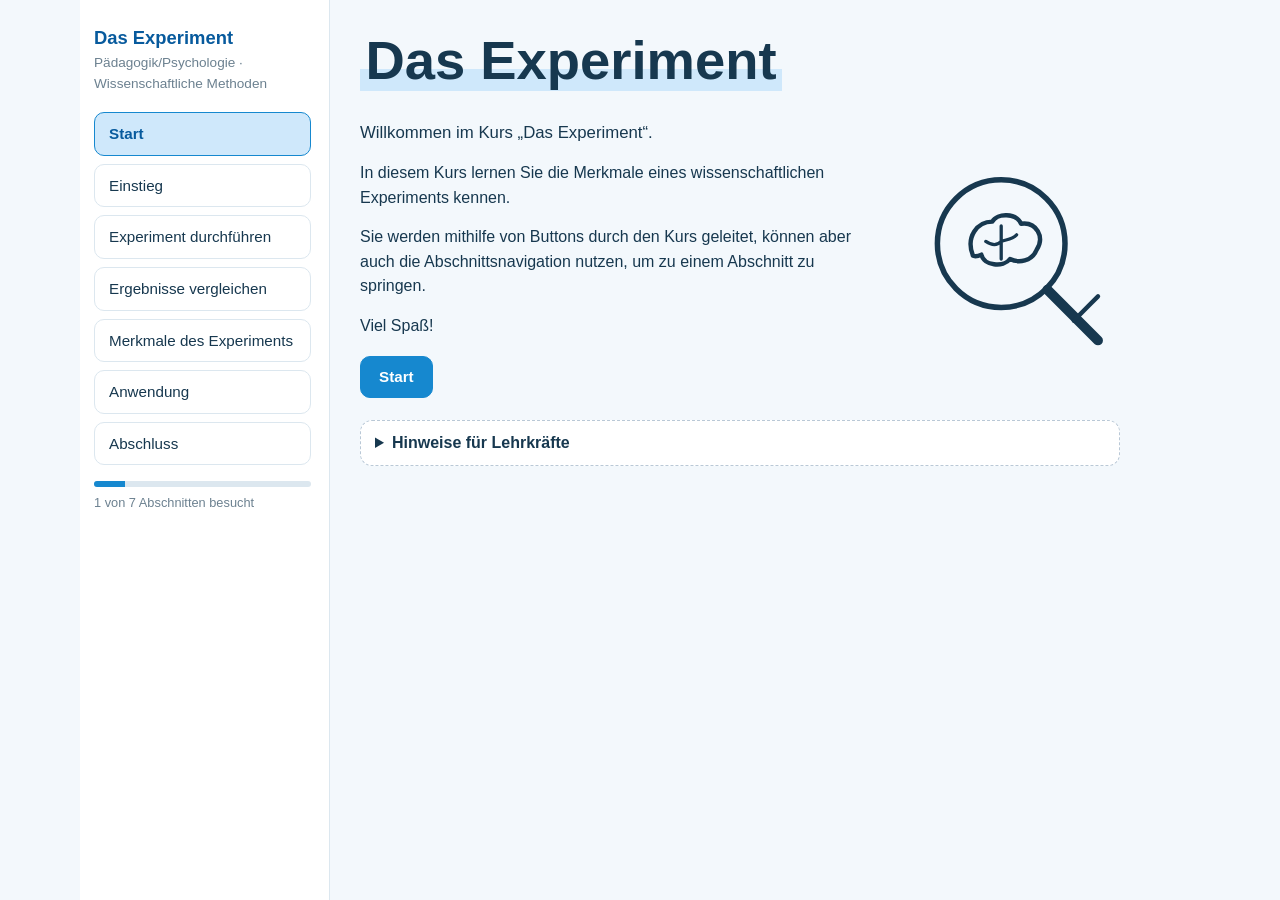
<file: experiment/das-experiment.html>
<!doctype html>
<html lang="de">
<head>
<meta charset="utf-8">
<meta name="viewport" content="width=device-width, initial-scale=1, viewport-fit=cover">
<title>Das Experiment – interaktive Lerneinheit</title>
<style>
:root{
  --paper:#f3f8fc; --card:#FFFFFF; --ink:#17384f; --soft:#6c8190;
  --line:#dce7ef; --accent:#1688cf; --accent-ink:#FFFFFF; --accent-soft:#e8f3fc;
  --hl:#cfe8fb; --hl-ink:#075a9d; --margin:#82b83b; --blue-dark:#075a9d;
  --ok:#2f8f4e; --ok-bg:#e3f4e8; --bad:#d92c34; --bad-bg:#fdecea; --sel:#fff6d8;
  --shadow:0 8px 24px rgba(24,67,96,.08);
  --grid:rgba(0,0,0,0);
  box-sizing:border-box;
  padding-top:env(safe-area-inset-top,0px); padding-bottom:env(safe-area-inset-bottom,0px);
}
*,*::before,*::after{box-sizing:inherit}
html{height:100%;scroll-padding-top:env(safe-area-inset-top,0px);-webkit-text-size-adjust:100%}
body{
  margin:0;min-height:100%;color:var(--ink);background-color:var(--paper);
  font:400 16px/1.55 Arial,Helvetica,system-ui,-apple-system,"Segoe UI",Roboto,Arial,sans-serif;
}
[hidden]{display:none!important}
h1,h2,h3{font-family:Arial,Arial,system-ui,sans-serif;line-height:1.15;margin:0 0 .6em;letter-spacing:-.01em}
h1{font-size:clamp(2.2rem,6vw,3.4rem);font-weight:800}
h2{font-size:clamp(1.5rem,3.6vw,2rem);font-weight:800}
h3{font-size:1.2rem;font-weight:600}
p{margin:0 0 .9em;max-width:68ch}
.hl{background:linear-gradient(transparent 55%,var(--hl) 55%,var(--hl) 92%,transparent 92%);padding:0 .15em;color:var(--ink)}
a{color:var(--accent)}
:focus-visible{outline:3px solid var(--accent);outline-offset:2px}

.app{display:grid;grid-template-columns:250px minmax(0,1fr);gap:0;max-width:1120px;margin:0 auto;min-height:100vh}
nav.tabs{position:sticky;top:0;align-self:start;padding:28px 18px 24px 14px;height:100vh;overflow:auto}
.brand{font:800 1.15rem/1.1 Arial,system-ui,sans-serif;margin:0 0 4px}
.brand-sub{font-size:.85rem;color:var(--soft);margin:0 0 18px}
.tab{display:block;width:100%;text-align:left;font:inherit;font-size:.95rem;color:var(--ink);background:var(--card);
  border:1.5px solid var(--line);border-right-width:0;border-radius:10px 0 0 10px;padding:9px 12px 9px 14px;margin:0 0 8px;cursor:pointer;
  transform:translateX(0);transition:transform .15s ease,background .15s ease}
.tab:hover{transform:translateX(-4px)}
.tab[aria-current="page"]{background:var(--hl);color:var(--hl-ink);font-weight:700;border-color:var(--ink);transform:translateX(-8px)}
.tab .done{float:right;color:var(--ok);font-weight:700}
.meter{height:6px;background:var(--line);border-radius:3px;margin:16px 0 6px;overflow:hidden}
.meter i{display:block;height:100%;background:var(--accent);width:0;transition:width .3s}
.meter-l{font-size:.8rem;color:var(--soft)}

main{padding:34px 28px 80px 34px;border-left:2px solid var(--margin);background:linear-gradient(90deg,color-mix(in srgb,var(--paper) 88%,transparent),transparent 40%);min-width:0}
.sec{max-width:760px}
.title{margin-bottom:.5em}
.two{display:grid;grid-template-columns:1fr auto;gap:28px;align-items:center}
.art{width:min(220px,34vw);height:auto;color:var(--ink)}
.lead{font-size:1.05rem}

.btn{font:700 1rem/1 Arial,system-ui,sans-serif;background:var(--accent);color:var(--accent-ink);border:2px solid var(--accent);
  border-radius:8px;padding:12px 18px;cursor:pointer;box-shadow:3px 3px 0 var(--ink);transition:transform .1s,box-shadow .1s}
.btn:hover{transform:translate(-1px,-1px);box-shadow:4px 4px 0 var(--ink)}
.btn:active{transform:translate(2px,2px);box-shadow:1px 1px 0 var(--ink)}
.btn[disabled]{opacity:.45;cursor:not-allowed;box-shadow:none;transform:none}
.btn.ghost{background:transparent;color:var(--ink);border-color:var(--ink);box-shadow:none}
.btn.small{font-size:.9rem;padding:9px 13px;box-shadow:2px 2px 0 var(--ink)}
.btn.big{font-size:1.15rem;padding:18px 22px;width:100%;text-align:center;line-height:1.3}
.row{display:flex;flex-wrap:wrap;gap:12px;align-items:center;margin:18px 0 0}

.card{background:var(--card);border:1.5px solid var(--ink);border-radius:6px;padding:18px 20px;margin:0 0 18px;box-shadow:4px 4px 0 var(--line)}
.note{background:var(--accent-soft);border:1.5px solid var(--accent);border-radius:14px 14px 14px 3px;padding:12px 16px;margin:0 0 16px;max-width:68ch}
.note strong{color:var(--ink)}
.soft{color:var(--soft);font-size:.92rem}
details{margin:22px 0 0;border:1.5px dashed var(--line);border-radius:6px;padding:10px 14px;background:var(--card)}
summary{cursor:pointer;font-weight:700}
ul.clean{margin:0 0 .9em;padding-left:1.2em}
ul.clean li{margin:.25em 0}

/* Dialog */
.scene{font-style:italic;color:var(--soft)}
.chat{display:flex;flex-direction:column;gap:12px;margin:18px 0}
.bubble{max-width:82%;padding:12px 16px;border:1.5px solid var(--accent);background:var(--accent-soft);border-radius:16px 16px 16px 3px;animation:pop .25s ease-out}
.bubble.r{align-self:flex-end;border-radius:16px 16px 3px 16px;background:var(--card);border-color:var(--ink)}
.bubble b{display:block;font-size:.8rem;color:var(--soft);margin-bottom:2px}
@keyframes pop{from{transform:translateY(6px);opacity:0}to{transform:none;opacity:1}}

/* Stepper */
.steps{display:flex;gap:0;margin:0 0 22px;border:1.5px solid var(--ink);border-radius:6px;overflow:hidden;background:var(--card)}
.steps li{list-style:none;flex:1;padding:8px 10px;font-size:.9rem;text-align:center;border-right:1.5px solid var(--ink);color:var(--soft)}
.steps li:last-child{border-right:0}
.steps li.on{background:var(--hl);color:var(--hl-ink);font-weight:700}
.steps li.past{color:var(--ok);font-weight:700}
.steps{padding:0;margin-left:0}

.choice{display:grid;grid-template-columns:1fr 1fr;gap:12px;margin:8px 0 6px}
.gbtn{font:inherit;text-align:left;background:var(--card);border:2px solid var(--line);border-radius:8px;padding:14px 16px;cursor:pointer;color:var(--ink)}
.gbtn b{display:block;font-size:1.05rem}
.gbtn[aria-pressed="true"]{border-color:var(--ink);background:var(--sel);box-shadow:3px 3px 0 var(--ink)}
.check{display:flex;gap:10px;align-items:flex-start;margin:6px 0}
.check input{width:20px;height:20px;margin-top:3px;accent-color:var(--accent)}

/* Timer */
.timer{display:flex;align-items:center;gap:24px;flex-wrap:wrap}
.ringbox{position:relative;width:150px;height:150px;flex:none}
.ring{width:100%;height:100%;transform:rotate(-90deg)}
.ring circle{fill:none;stroke-width:9}
.ring-bg{stroke:var(--line)}
.ring-fg{stroke:var(--accent);stroke-linecap:round;transition:stroke-dashoffset .25s linear}
.time{position:absolute;inset:0;display:grid;place-items:center;font:800 2rem Arial,system-ui,sans-serif;font-variant-numeric:tabular-nums}
.words{list-style:none;margin:0;padding:0;columns:2;column-gap:44px;font:600 1.5rem/1.7 Arial,system-ui,sans-serif}
.words li{break-inside:avoid}
.banner{border:2px solid var(--ink);background:var(--sel);border-radius:6px;padding:10px 14px;font-weight:700;margin:0 0 16px}
textarea{width:100%;min-height:170px;font:inherit;color:var(--ink);background:var(--card);border:2px solid var(--ink);border-radius:4px;padding:12px;resize:vertical;line-height:1.7;
  background-image:repeating-linear-gradient(transparent,transparent 1.65em,var(--grid) 1.65em,var(--grid) calc(1.65em + 1px));background-attachment:local}
textarea[readonly]{opacity:.85}
.chips{display:flex;flex-wrap:wrap;gap:8px;margin:10px 0}
.chip{font:inherit;font-size:.95rem;padding:4px 12px;border-radius:999px;border:1.5px solid var(--line);background:var(--card);color:var(--ink)}
.chip.hit{background:var(--ok-bg);border-color:var(--ok);color:var(--ink)}
.chip.miss{background:transparent;border-style:dashed;color:var(--soft)}
.big-n{font:800 3rem/1 Arial,system-ui,sans-serif}

/* Ergebnisse */
.cmp{display:grid;grid-template-columns:1fr 1fr;gap:16px}
.grp h3{display:flex;justify-content:space-between;align-items:baseline}
.grp .avg{font:800 1.8rem/1 Arial,system-ui,sans-serif}
.bar{height:22px;background:var(--line);border-radius:3px;overflow:hidden;margin:8px 0}
.bar i{display:block;height:100%;background:var(--accent);width:0;transition:width .4s}
.grp.b .bar i{background:var(--margin)}
.chip.x{cursor:pointer}
.chip.x:hover{text-decoration:line-through}
.addrow{display:flex;flex-wrap:wrap;gap:10px;align-items:center;margin:12px 0}
select,input[type=number]{font:inherit;color:var(--ink);background:var(--card);border:2px solid var(--ink);border-radius:4px;padding:8px 10px}
input[type=number]{width:5.5em}

/* Slides */
.deck{border:1.5px solid var(--ink);border-radius:6px;background:var(--card);box-shadow:5px 5px 0 var(--line);margin:8px 0 18px;overflow:hidden}
.slide{padding:26px 26px 22px;min-height:340px}
.prog{display:flex;gap:2px;padding:0;background:var(--ink)}
.prog i{flex:1;height:8px;background:var(--line);opacity:.35}
.prog i.on{background:var(--hl);opacity:1}
.deckbar{display:flex;justify-content:space-between;align-items:center;padding:10px 14px;border-top:1.5px solid var(--ink);font-size:.9rem}
.slide h2{margin-bottom:.4em}
.icon{width:110px;height:110px;color:var(--accent);flex:none}
.split{display:flex;gap:24px;align-items:center;justify-content:space-between}
.flip{width:100%;text-align:left;font:inherit;color:var(--ink);background:var(--accent-soft);border:2px dashed var(--accent);border-radius:8px;padding:18px;cursor:pointer;margin:8px 0}
.flip.open{border-style:solid;background:var(--sel)}
.cols2{display:grid;grid-template-columns:1fr 1fr;gap:14px}
.cols2 .card{margin:0;box-shadow:none}

/* Tasks */
.task{margin:6px 0 0}
.q-text{font-weight:700;max-width:none;font-size:1.05rem}
.opts{display:grid;gap:8px;margin:10px 0 12px}
.opt{display:flex;gap:10px;align-items:flex-start;padding:10px 14px;border:1.5px solid var(--line);border-radius:8px;background:var(--paper);cursor:pointer}
.opt:hover{border-color:var(--ink)}
.opt input{margin-top:5px;width:18px;height:18px;accent-color:var(--accent)}
.opt.ok{background:var(--ok-bg);border-color:var(--ok)}
.opt.bad{background:var(--bad-bg);border-color:var(--bad)}
.fb{min-height:1.4em;margin:8px 0 0;font-weight:700}
.fb.good{color:var(--ok)}.fb.wrong{color:var(--bad)}.fb.warn{color:var(--soft)}
.ctl{display:flex;flex-wrap:wrap;gap:10px;margin:12px 0 0}
.gaptext{line-height:2.5;max-width:none}
.gap{display:inline-block;vertical-align:middle;min-width:9.5em;min-height:2.2rem;margin:0 3px;border:2px dashed var(--soft);border-radius:6px;background:var(--paper);padding:0;text-align:center;line-height:1.5}
.gap.over{background:var(--sel)}
.gap.ok{border-style:solid;border-color:var(--ok)}
.gap.bad{border-style:solid;border-color:var(--bad)}
.gap .tok{margin:2px}
.bank,.items{display:flex;flex-wrap:wrap;gap:8px;min-height:2.6rem;padding:10px;border:1.5px solid var(--line);border-radius:6px;background:var(--paper);margin:12px 0 0}
.tok{font:700 .95rem/1.3 Arial,system-ui,sans-serif;color:var(--ink);background:var(--card);border:1.5px solid var(--ink);border-radius:6px;padding:6px 11px;cursor:grab;box-shadow:2px 2px 0 var(--line);text-align:left}
.tok.sel{background:var(--sel);box-shadow:0 0 0 3px var(--accent)}
.tok.drag{opacity:.4}
.tok.ok{background:var(--ok-bg);border-color:var(--ok)}
.tok.bad{background:var(--bad-bg);border-color:var(--bad)}
.tok.st{font-weight:400;font-size:.92rem;max-width:100%}
.zones{display:grid;grid-template-columns:1fr 1fr;gap:12px;margin:8px 0}
.zone{border:2px dashed var(--soft);border-radius:6px;padding:10px;min-height:150px;background:var(--paper)}
.zone.over{background:var(--sel)}
.zone h3{font-size:1rem;margin-bottom:8px}
.zone .items{border:0;background:transparent;padding:0;margin:0;flex-direction:column;align-items:stretch}
.sumtab{width:100%;border-collapse:collapse;margin:8px 0}
.sumtab td{padding:8px 4px;border-bottom:1px solid var(--line)}
.sumtab td:last-child{text-align:right;font-weight:700;white-space:nowrap}
.total{display:flex;align-items:center;gap:12px;margin:12px 0}
.total .bar{flex:1;margin:0}
.choose{display:grid;grid-template-columns:1fr 1fr;gap:14px;margin:8px 0 20px}
.cbtn{font:inherit;text-align:center;color:var(--ink);background:var(--card);border:2px solid var(--ink);border-radius:6px;padding:20px 12px;cursor:pointer;box-shadow:4px 4px 0 var(--line)}
.cbtn .n{display:grid;place-items:center;width:52px;height:52px;margin:0 auto 8px;border:3px solid var(--ink);border-radius:50%;font:800 1.6rem Arial,system-ui,sans-serif}
.cbtn[aria-pressed="true"]{background:var(--sel)}
.scen{margin:0 0 16px}
.scen .card{margin:0}
.solution{background:var(--accent-soft);border:1.5px solid var(--accent);border-radius:6px;padding:14px 16px;margin:14px 0}
.solution h3{font-size:1.05rem}
.pts{font:800 1.4rem Arial,system-ui,sans-serif}
.done-card{background:var(--accent-soft);border:2px solid var(--accent);border-radius:8px;padding:22px 24px;margin:20px 0}
.done-card h2{margin-bottom:.3em}
.qpart{margin:0 0 26px}
.qpart>h3{margin-top:22px}
.qitem{margin:0 0 16px;padding:0 0 14px;border-bottom:1px solid var(--line)}
.qitem:last-child{border-bottom:0}

/* App-Look (wie die F11Sb-WebApp): heller Grund, weiße Karten, weiche Schatten, keine Rasterlinien */
h1,h2,h3{letter-spacing:0;color:var(--ink)}
.hl{background:linear-gradient(transparent 64%,var(--hl) 64%);padding:0 .1em}
main{border-left:0;background:none;padding:30px 30px 80px}
main:focus,main:focus-visible{outline:none}
nav.tabs{border-right:1px solid var(--line);background:#fff}
.brand{color:var(--blue-dark);font-size:1.15rem}
.tab{border:1px solid var(--line);border-radius:10px;transform:none!important;box-shadow:none}
.tab:hover{border-color:var(--accent);background:#f3f9ff}
.tab[aria-current="page"]{background:var(--hl);color:var(--hl-ink);border-color:var(--accent)}
.meter{background:var(--line)}
.btn{border:1px solid var(--accent);border-radius:10px;box-shadow:none;transform:none!important;font-size:.95rem;padding:12px 18px}
.btn:hover{filter:brightness(.94)}
.btn[disabled]{filter:none}
.btn.ghost{background:#fff;color:var(--ink);border-color:var(--line)}
.btn.small{font-size:.85rem;padding:9px 13px;box-shadow:none}
.btn.big{font-size:1.05rem;padding:16px 20px}
.card{border:1px solid var(--line);border-radius:14px;box-shadow:var(--shadow)}
.note{border:1px solid #b9d9f1;border-radius:12px}
.banner{border:1px solid #f0d28a;border-radius:12px;background:var(--sel)}
details{border:1px dashed #b9c8d6;border-radius:12px}
.steps{border:1px solid var(--line);border-radius:12px}
.steps li{border-right:1px solid var(--line)}
.steps li:last-child{border-right:0}
.gbtn{border:1.5px solid var(--line);border-radius:12px}
.gbtn[aria-pressed="true"]{border-color:var(--accent);background:var(--accent-soft);box-shadow:none}
textarea{background-image:none;border:1px solid var(--line);border-radius:10px;line-height:1.55}
select,input[type=number]{border:1px solid var(--line);border-radius:8px}
.chip{border:1px solid var(--line)}
.bar{border-radius:6px}
.deck{border:1px solid var(--line);border-radius:14px;box-shadow:var(--shadow)}
.prog{background:var(--line)}
.prog i{background:#fff;opacity:1}
.prog i.on{background:var(--accent)}
.deckbar{border-top:1px solid var(--line)}
.flip{border:1.5px dashed var(--accent);border-radius:12px}
.flip.open{border-style:solid}
.cols2 .card{box-shadow:none}
.opt{border:1px solid var(--line);border-radius:10px}
.opt:hover{border-color:var(--accent)}
.gap{border:2px dashed #9db0c0;border-radius:8px}
.bank,.items{border:1px solid var(--line);border-radius:10px}
.tok{border:1px solid #b9c8d6;border-radius:8px;box-shadow:none}
.tok.sel{box-shadow:0 0 0 3px #b9d9f1}
.zone{border:2px dashed #b9c8d6;border-radius:10px}
.cbtn{border:1px solid var(--line);border-radius:14px;box-shadow:var(--shadow)}
.cbtn .n{border:3px solid var(--accent);color:var(--blue-dark)}
.cbtn[aria-pressed="true"]{border-color:var(--accent);background:var(--accent-soft)}
.solution{border:1px solid #b9d9f1;border-radius:12px}
.done-card{border:1px solid #9fd3ae;background:var(--ok-bg);border-radius:14px}
.ring-fg{stroke:var(--accent)}
.grp.b .bar i{background:var(--margin)}

@media (max-width:820px){
  .app{grid-template-columns:1fr}
  nav.tabs{position:static;height:auto;padding:14px 14px 4px;overflow:visible}
  .tabs-list{display:flex;gap:8px;overflow-x:auto;padding:2px 2px 10px;-webkit-overflow-scrolling:touch}
  .tab{width:auto;white-space:nowrap;margin:0;border-right-width:1.5px;border-radius:999px;transform:none!important}
  .tab .done{float:none;margin-left:6px}
  .brand-sub,.meter,.meter-l{display:none}
  main{border-left:0;border-top:0;padding:22px 16px 70px;background:none}
  .two{grid-template-columns:1fr}
  .art{display:none}
  .cmp,.zones,.cols2,.choice,.choose{grid-template-columns:1fr}
  .words{columns:1}
  .bubble{max-width:94%}
  .split{flex-direction:column;align-items:flex-start}
  .steps li{font-size:.75rem;padding:8px 4px}
  .gap{min-width:7em}
}
@media (prefers-reduced-motion:reduce){*{animation:none!important;transition:none!important}}
.skizze{width:100%;table-layout:fixed;overflow-wrap:anywhere;border-collapse:collapse;margin:8px 0 4px;font-size:.95rem;background:#fff}
.skizze th,.skizze td{border:1px solid var(--line);padding:8px 10px;text-align:left;vertical-align:top}
.skizze th{background:var(--accent-soft);color:var(--ink)}
.skizze th:first-child,.skizze td:first-child{width:28%}.skizze td:first-child{font-weight:700}
.skizze ul{margin:0;padding-left:1.1em}.skizze li{margin:2px 0}
.skizze tr.skopt td{background:#fafcfd}
.skizze .tag{display:inline-block;font-size:.75rem;font-weight:700;color:var(--hl-ink);background:var(--hl);border-radius:999px;padding:1px 8px;margin-left:4px}
.dl-card{display:flex;flex-wrap:wrap;align-items:center;gap:14px;background:#fff;border:1.5px solid var(--accent);border-radius:12px;padding:14px 18px;margin:18px 0}
.dl-card p{margin:0;flex:1 1 260px}
.dl-card a.btn{text-decoration:none;display:inline-block}
@media (max-width:820px){.app{grid-template-columns:minmax(0,1fr)}nav.tabs{min-width:0;max-width:100%}.tabs-list{max-width:100%}main{min-width:0}}
</style>
</head>
<body>
<noscript><p style="padding:24px">Diese Lerneinheit benötigt JavaScript.</p></noscript>
<div class="app">
  <nav class="tabs" aria-label="Abschnitte">
    <p class="brand">Das Experiment</p>
    <p class="brand-sub">Pädagogik/Psychologie · Wissenschaftliche Methoden</p>
    <div class="tabs-list" id="tabs"></div>
    <div class="meter" aria-hidden="true"><i id="meter"></i></div>
    <div class="meter-l" id="meterl"></div>
  </nav>
  <main id="main" tabindex="-1">

    <!-- START -->
    <section class="sec" id="s-start">
      <h1 class="title"><span class="hl">Das Experiment</span></h1>
      <div class="two">
        <div>
          <p class="lead">Willkommen im Kurs „Das Experiment“.</p>
          <p>In diesem Kurs lernen Sie die Merkmale eines wissenschaftlichen Experiments kennen.</p>
          <p>Sie werden mithilfe von Buttons durch den Kurs geleitet, können aber auch die Abschnittsnavigation nutzen, um zu einem Abschnitt zu springen.</p>
          <p>Viel Spaß!</p>
          <div class="row"><button class="btn" data-go="einstieg" type="button">Start</button></div>
        </div>
        <svg class="art" viewBox="0 0 200 200" fill="none" stroke="currentColor" stroke-width="5" stroke-linecap="round" stroke-linejoin="round" aria-hidden="true">
          <circle cx="92" cy="86" r="58"/>
          <path d="M66 96c-6-16 4-30 18-30 4-8 22-8 26 2 14-2 22 12 14 24-4 10-16 12-24 8-6 8-24 6-26-4-4 2-8 2-8 0z" stroke-width="4"/>
          <path d="M92 70v30M78 84c6 4 10 4 14 0M106 78c-4 4-8 4-14 6" stroke-width="3"/>
          <path d="M134 128l46 46" stroke-width="9"/>
          <path d="M166 148l14-14M158 156l16-16" stroke-width="4"/>
        </svg>
      </div>
      <details>
        <summary>Hinweise für Lehrkräfte</summary>
        <ul class="clean">
          <li>Dauer: etwa eine Doppelstunde. Das Wörter-Experiment selbst braucht rund 15 Minuten.</li>
          <li>Material: Kaugummi für Gruppe B, ein Timer ist in der Einheit eingebaut.</li>
          <li>Kleingruppen mit gerader Personenzahl; jede Person nutzt ein eigenes Gerät und wählt Gruppe A oder B.</li>
          <li>Im Abschnitt „Experiment durchführen“ gibt es einen Testlauf-Schalter, der die Zeiten stark verkürzt.</li>
          <li>Im Abschnitt „Ergebnisse vergleichen“ präsentieren Sie den Klassenvergleich. In der F11Sb-App senden die Schüler:innen ihr Ergebnis anonym (nur Gruppe und Wörterzahl) und der Vergleich aktualisiert sich automatisch; als eigenständige Datei tragen Sie die Einzelwerte von Hand ein (oder laden Beispieldaten).</li>
          <li>Ergebnisse der Aufgaben und Quizantworten werden nur im Browser der jeweiligen Person gespeichert. In der F11Sb-App gilt die Stunde als gemacht, sobald das Abschlussquiz vollständig bearbeitet ist.</li>
        </ul>
      </details>
    </section>

    <!-- EINSTIEG -->
    <section class="sec" id="s-einstieg" hidden>
      <h2><span class="hl">Lernsituation</span></h2>
      <p class="scene">Lena und Amira besuchen zusammen die Berufliche Oberschule. Es ist Freistunde am späten Nachmittag.</p>
      <div class="chat" id="chat" aria-live="polite"></div>
      <div class="row">
        <button class="btn" id="chat-next" type="button">Weiterlesen</button>
        <button class="btn" id="chat-go" data-go="experiment" type="button" hidden>Experiment durchführen</button>
      </div>
    </section>

    <!-- EXPERIMENT -->
    <section class="sec" id="s-experiment" hidden>
      <h2><span class="hl">Experiment durchführen</span></h2>
      <p>Sie wollen herausfinden, ob Kaugummikauen wirklich beim Lernen hilft? Probieren Sie es aus!</p>
      <ol class="steps" id="steps"></ol>
      <div id="xp"></div>
    </section>

    <!-- ERGEBNISSE -->
    <section class="sec" id="s-ergebnisse" hidden>
      <h2><span class="hl">Ergebnisse vergleichen</span></h2>
      <p id="cmp-intro">Bitten Sie nun Ihre Lehrkraft, die Ergebnisse zu <strong>präsentieren</strong>. Tragen Sie die Einzelwerte der beiden Gruppen ein: Wie viele der 10 Wörter hat jede Person behalten?</p>
      <div id="cmp"></div>
      <div class="note"><strong>Vergleichen Sie:</strong> Welche Gruppe konnte sich im Schnitt an mehr Wörter erinnern?</div>
      <textarea id="ref1" aria-label="Ihre Antwort zum Vergleich" style="min-height:90px" placeholder="Ihre Beobachtung …"></textarea>
      <div class="note" style="margin-top:16px"><strong>Kann man die Ergebnisse nun verallgemeinern?</strong></div>
      <textarea id="ref2" aria-label="Ihre Antwort zur Verallgemeinerung" style="min-height:90px" placeholder="Ihre Überlegung …"></textarea>
      <div class="row"><button class="btn ghost small" id="hint-btn" type="button">Denkanstoß anzeigen</button></div>
      <div class="solution" id="hint" hidden>
        <h3>Was gegen eine Verallgemeinerung spricht</h3>
        <ul class="clean">
          <li>Die Gruppen sind klein. Schon der Zufall kann einen Unterschied von ein bis zwei Wörtern erzeugen.</li>
          <li>Störfaktoren waren nicht ganz ausgeschlossen: Vorwissen, Tagesform, Kaugummisorte, Ablenkung im Raum.</li>
          <li>Es wurde nur eine einzige Wortliste verwendet, und die Gruppen wurden nicht überall zufällig eingeteilt.</li>
        </ul>
        <p>Um solche Einwände zu prüfen, muss ein Experiment bestimmte Voraussetzungen erfüllen. Welche das sind, sehen Sie im nächsten Abschnitt.</p>
      </div>
      <div class="row"><button class="btn" data-go="merkmale" type="button">Voraussetzungen ansehen</button></div>
    </section>

    <!-- MERKMALE -->
    <section class="sec" id="s-merkmale" hidden>
      <h2><span class="hl">Merkmale des Experiments</span></h2>
      <div class="note">In den nachfolgenden Folien können Sie sich zu den Merkmalen eines Experiments informieren und durch kleine Aufgaben Ihr Wissen direkt überprüfen.</div>
      <div class="deck">
        <div class="prog" id="prog" aria-hidden="true"></div>
        <div id="slides"></div>
        <div class="deckbar">
          <button class="btn ghost small" id="prev" type="button">Zurück</button>
          <span id="pos" aria-live="polite"></span>
          <button class="btn small" id="next" type="button">Weiter</button>
        </div>
      </div>
    </section>

    <!-- ANWENDUNG -->
    <section class="sec" id="s-anwendung" hidden>
      <h2><span class="hl">Anwendung</span></h2>
      <p>Wenden Sie Ihr Wissen an. Wählen Sie eine Aufgabe:</p>
      <div class="choose">
        <button class="cbtn" id="choose1" aria-pressed="false" type="button"><span class="n">1</span>Situationsbasierte Aufgabe</button>
        <button class="cbtn" id="choose2" aria-pressed="false" type="button"><span class="n">2</span>Entscheidungsbasierte Aufgabe</button>
      </div>
      <div id="task1" hidden></div>
      <div id="task2" hidden></div>
      <p style="margin-top:26px">Sie haben alles erledigt? Super! Zum Abschluss können Sie noch ein kleines Abschlussquiz machen.</p>
      <div class="row"><button class="btn" data-go="abschluss" type="button">Zum Abschlussquiz</button></div>
    </section>

    <!-- ABSCHLUSS -->
    <section class="sec" id="s-abschluss" hidden>
      <h2><span class="hl">Abschlussquiz</span></h2>
      <div id="final"></div>
    </section>

  </main>
</div>

<script>
/* ---------- Helfer ---------- */
const $=(s,r=document)=>r.querySelector(s), $$=(s,r=document)=>[...r.querySelectorAll(s)];
function h(tag,attrs={},...kids){
  const e=document.createElement(tag);
  for(const [k,v] of Object.entries(attrs||{})){
    if(v==null) continue;
    if(typeof v==='boolean'&&k.startsWith('aria-')){ e.setAttribute(k,String(v)); continue; }
    if(v===false) continue;
    if(k==='class') e.className=v;
    else if(k==='html') e.innerHTML=v;
    else if(k.startsWith('on')) e.addEventListener(k.slice(2),v);
    else e.setAttribute(k,v===true?'':v);
  }
  for(const kid of kids.flat()){ if(kid==null||kid===false) continue; e.append(kid.nodeType?kid:document.createTextNode(kid)); }
  return e;
}
function downloadKarte(){
  return h('div',{class:'dl-card'},
    h('p',{html:'<strong>Zusammenfassung zum Mitnehmen:</strong> Das Wichtigste zum Experiment (Definition, drei Merkmale, Beispiel, Grenzen, Aufbau des Fachaufsatzes) auf einer Seite.'}),
    h('a',{class:'btn',href:'zusammenfassung-experiment.pdf',download:'Zusammenfassung-Experiment.pdf',target:'_blank',rel:'noopener'},'Zusammenfassung herunterladen (PDF)'));
}
const store={
  get(k,d){try{const v=localStorage.getItem('experiment:'+k);return v==null?d:JSON.parse(v);}catch(e){return d;}},
  set(k,v){try{localStorage.setItem('experiment:'+k,JSON.stringify(v));}catch(e){}}
};
function shuffle(a){a=a.slice();for(let i=a.length-1;i>0;i--){const j=Math.floor(Math.random()*(i+1));[a[i],a[j]]=[a[j],a[i]];}return a;}
const fmt=n=>(Math.round(n*10)/10).toFixed(1).replace('.',',');
/* Bewertungsschlüssel P/P (FOSBOS Bayern): Notenpunkte aus Prozent */
const KEY=[[96,15],[91,14],[86,13],[81,12],[76,11],[71,10],[66,9],[61,8],[56,7],[51,6],[46,5],[41,4],[34,3],[27,2],[20,1]];
function notenpunkte(p,max){const pct=max?p/max*100:0;for(const [t,n] of KEY) if(pct>=t-1e-9) return n;return 0;}

/* ---------- Navigation ---------- */
const ALLE_SECTIONS=[
  ['start','Start'],['einstieg','Einstieg'],['experiment','Experiment durchführen'],
  ['ergebnisse','Ergebnisse vergleichen'],['merkmale','Merkmale des Experiments'],['anwendung','Anwendung'],['abschluss','Abschluss']
];
// Teile wählbar: ?teile=einstieg,experiment,merkmale … (ohne Angabe: alle Teile). „Start“ ist immer dabei.
const TEILE=(new URLSearchParams(location.search).get('teile')||'').split(',').map(x=>x.trim()).filter(Boolean);
const SECTIONS=TEILE.length?ALLE_SECTIONS.filter(([id])=>id==='start'||TEILE.includes(id)):ALLE_SECTIONS;
const IST_AKTIV=id=>SECTIONS.some(x=>x[0]===id);
let visited=new Set(store.get('visited',[]));
let current='start';
function go(id){
  if(!IST_AKTIV(id)){
    const i=ALLE_SECTIONS.findIndex(x=>x[0]===id);
    const naechster=ALLE_SECTIONS.slice(i+1).find(x=>IST_AKTIV(x[0]));
    if(naechster) id=naechster[0]; else { einheitAbschliessen(); return; }
  }
  current=id;
  ALLE_SECTIONS.forEach(([s])=>{const el=$('#s-'+s); if(el) el.hidden=(s!==id);});
  visited.add(id); store.set('visited',[...visited]);
  renderTabs();
  if(id==='ergebnisse'){ renderCompare(); if(LINK.aktiv) toParent({type:'experiment:klasse-laden'}); }
  if(id==='experiment') renderXP();
  if(id!=='experiment') stopTimer();
  if(id==='merkmale') showSlide(slideIdx);
  abschlussKnopf(id);
  window.scrollTo({top:0});
  const m=$('#main'); if(m) m.focus({preventScroll:true});
}
// Ohne den Abschnitt „Abschluss“ (Quiz) beendet ein Knopf am Ende des letzten Abschnitts die Einheit.
function einheitAbschliessen(){
  if(EMBED&&LINK.aktiv&&LINK.rolle!=='lehrkraft'&&!store.get('erledigtOk',false)) toParent({type:'experiment:erledigt'});
  const box=$('#fertig-hinweis');
  if(box){ box.hidden=false; box.scrollIntoView({block:'center'}); }
}
function abschlussKnopf(id){
  if(IST_AKTIV('abschluss')) return;
  const letzte=SECTIONS[SECTIONS.length-1][0];
  const sec=$('#s-'+id); if(!sec) return;
  let wrap=$('#fertig-wrap');
  if(wrap&&wrap.parentElement!==sec) wrap.remove(), wrap=null;
  if(id===letzte&&!wrap){
    wrap=h('div',{id:'fertig-wrap',class:'row',style:'margin-top:22px;flex-direction:column;align-items:flex-start;gap:10px'},
      downloadKarte(),
      h('button',{class:'btn',type:'button',onclick:einheitAbschliessen},'Einheit abschließen ✓'),
      h('div',{id:'fertig-hinweis',class:'note',hidden:true},'Geschafft: Diese Einheit ist abgeschlossen. Du kannst das Fenster schließen.'));
    sec.append(wrap);
  }
}
function renderTabs(){
  const box=$('#tabs'); box.replaceChildren();
  SECTIONS.forEach(([id,label])=>{
    const b=h('button',{class:'tab',type:'button','aria-current':id===current?'page':false,onclick:()=>go(id)},label,
      (visited.has(id)&&id!==current)?h('span',{class:'done','aria-label':'besucht'},'✓'):null);
    box.append(b);
  });
  const n=SECTIONS.filter(([id])=>visited.has(id)).length;
  $('#meter').style.width=(n/SECTIONS.length*100)+'%';
  $('#meterl').textContent=n+' von '+SECTIONS.length+' Abschnitten besucht';
}
document.addEventListener('click',e=>{const b=e.target.closest('[data-go]'); if(b) go(b.dataset.go);});

/* ---------- Einstieg: Dialog ---------- */
const DIALOG=[
  ['Lena','„Ich kann nicht mehr, Amira. Wir sind jetzt seit zwei Wochen auf der Schule und mein Kopf fühlt sich an wie ein nasser Schwamm. Ich habe das Gefühl, ich lerne den ganzen Tag nur neue Sachen, aber es bleibt nichts hängen.“'],
  ['Amira','„Willkommen im Club. Die Lehrkräfte haben uns gewarnt, dass das Tempo anzieht, aber das hier ist ja ein Marathon im Sprint. Allein der Stoffumfang in Pädagogik/Psychologie … Wir müssen uns dringend etwas überlegen. So geht das nicht weiter, Lena.“'],
  ['Lena','„Es muss doch irgendeinen Trick geben, eine Technik, mit der man den Kopf austricksen kann?“'],
  ['Amira','„Ich hab vor Kurzem ein TikTok gesehen, da ging es um Lerntipps. Da hieß es, dass das Kaugummikauen die Durchblutung des Gehirns fördert. Und das soll dann beim Lernen helfen.“']
];
let chatN=0;
function chatNext(){
  if(chatN<DIALOG.length){
    const [who,txt]=DIALOG[chatN];
    $('#chat').append(h('div',{class:'bubble'+(chatN%2?' r':'')},h('b',{},who),txt));
    chatN++;
  }
  if(chatN>=DIALOG.length){
    $('#chat-next').hidden=true; $('#chat-go').hidden=false;
    if(!$('#chat-end')) $('#chat').append(h('p',{id:'chat-end',class:'lead'},'Ob das wirklich hilft??? Probieren Sie es doch aus!'));
  }
}
$('#chat-next').addEventListener('click',chatNext);
chatNext();

/* ---------- Timer ---------- */
let activeTimer=null;
function stopTimer(){ if(activeTimer){clearInterval(activeTimer);activeTimer=null;} }
function beep(){
  try{
    const C=window.AudioContext||window.webkitAudioContext; const c=new C();
    [0,.28,.56].forEach(t=>{const o=c.createOscillator(),g=c.createGain();o.frequency.value=880;g.gain.value=.15;o.connect(g);g.connect(c.destination);o.start(c.currentTime+t);o.stop(c.currentTime+t+.16);});
  }catch(e){}
}
const CIRC=2*Math.PI*52;
function ringEl(){
  const wrap=h('div',{class:'ringbox',role:'timer','aria-label':'Verbleibende Zeit'});
  wrap.innerHTML='<svg class="ring" viewBox="0 0 120 120" aria-hidden="true"><circle class="ring-bg" cx="60" cy="60" r="52"/><circle class="ring-fg" cx="60" cy="60" r="52" stroke-dasharray="'+CIRC+'" stroke-dashoffset="0"/></svg><div class="time">0:00</div>';
  return wrap;
}
function runTimer(ring,seconds,onDone){
  stopTimer();
  const fg=$('.ring-fg',ring), tx=$('.time',ring);
  const end=Date.now()+seconds*1000;
  const tick=()=>{
    const left=Math.max(0,Math.ceil((end-Date.now())/1000));
    tx.textContent=Math.floor(left/60)+':'+String(left%60).padStart(2,'0');
    fg.style.strokeDashoffset=String(CIRC*(1-left/seconds));
    if(left<=0){stopTimer();beep();onDone();}
  };
  tick(); activeTimer=setInterval(tick,200);
}

/* ---------- Experiment ---------- */
const WORDS=['Regenschirm','Tastatur','Unsinn','Versprechen','Leuchtturm','Vertrieb','Schublade','Entschluss','Spaziergang','Geduld'];
const PHASES=['Vorbereitung','Lernphase','Pause','Auswertung'];
const XP={phase:0,group:store.get('group',null),fast:false,result:store.get('myResult',null)};
function dur(kind){ return kind==='learn'?(XP.fast?12:180):(XP.fast?6:60); }
function setPhase(i){XP.phase=i;renderXP();window.scrollTo({top:0});}

function renderXP(){
  stopTimer();
  $('#steps').replaceChildren(...PHASES.map((p,i)=>h('li',{class:i===XP.phase?'on':(i<XP.phase?'past':'')},(i<XP.phase?'✓ ':'')+p)));
  const box=$('#xp'); box.replaceChildren();
  [xpPrep,xpLearn,xpPause,xpEval][XP.phase](box);
}

function xpPrep(box){
  box.append(
    h('p',{},h('strong',{},'Führen Sie das Experiment durch! '),'Bilden Sie Kleingruppen mit einer geraden Anzahl an Personen.'),
    h('p',{},h('em',{},'Ziel: Überprüfen, ob das Kauen von Kaugummi während der Lernphase die Gedächtnisleistung verbessert.')),
    h('div',{class:'note'},h('strong',{},'Vorbereitung (5 Minuten)')),
    h('p',{},h('strong',{},'Gruppen bilden: '),'Ihre Kleingruppe wird in zwei gleich große Gruppen geteilt. Wenn Ihre Kleingruppe eine ungerade Größe hat, fragen Sie Ihre Lehrkraft nach der Zuteilung.')
  );
  const choice=h('div',{class:'choice',role:'group','aria-label':'Gruppe wählen'});
  [['A','Gruppe A (Kontrolle)','Lernt und testet ohne Kaugummi.'],['B','Gruppe B (Experimentell)','Lernt und testet mit Kaugummi.']].forEach(([k,t,d])=>{
    const b=h('button',{class:'gbtn',type:'button','aria-pressed':XP.group===k,onclick:()=>{XP.group=k;store.set('group',k);renderXP();}},h('b',{},t),d);
    choice.append(b);
  });
  box.append(choice,h('p',{class:'soft'},'Wählen Sie die Gruppe, in die Sie eingeteilt wurden.'));
  box.append(
    h('p',{},h('strong',{},'Material besorgen:')),
    h('label',{class:'check'},h('input',{type:'checkbox'}),h('span',{},'Holen Sie sich von Ihrer Lehrkraft Kaugummi für Ihre Gruppe.')),
    h('label',{class:'check'},h('input',{type:'checkbox'}),h('span',{},'Legen Sie ein Handy oder Tablet bereit, um bei Bedarf einen zweiten Timer zu stellen.'))
  );
  const fast=h('input',{type:'checkbox',id:'fast'}); fast.checked=XP.fast; fast.addEventListener('change',()=>{XP.fast=fast.checked;});
  box.append(h('div',{class:'row'},
    h('button',{class:'btn',type:'button',disabled:!XP.group,onclick:()=>setPhase(1)},'Experiment durchführen'),
    XP.group?null:h('span',{class:'soft'},'Wählen Sie zuerst Ihre Gruppe.')));
  box.append(h('label',{class:'check soft',style:'margin-top:18px'},fast,h('span',{},'Testlauf für Lehrkräfte: Zeiten stark verkürzen')));
}

function xpLearn(box){
  box.append(
    h('h3',{},'Durchführung'),
    h('p',{},'Das Experiment geht nun los.'),
    h('ul',{class:'clean'},
      h('li',{},'Beginnen Sie in Ihrer Gruppe ',h('strong',{},'gemeinsam'),'.'),
      h('li',{},h('strong',{},'Gruppe B'),' beginnt mit dem ',h('strong',{},'Kaugummikauen'),'.'),
      h('li',{},'Sie haben ',h('strong',{},XP.fast?'12 Sekunden (Testlauf)':'3 Minuten'),' Zeit, sich möglichst viele Wörter zu merken. Notizen sind nicht erlaubt.'))
  );
  const stage=h('div',{});
  const start=h('button',{class:'btn big',type:'button'},'Sobald Sie in Ihrer Kleingruppe gemeinsam den Timer starten, klicken Sie hier.');
  start.addEventListener('click',()=>{
    stage.replaceChildren();
    if(XP.group==='B') stage.append(h('div',{class:'banner'},'Gruppe B: Kaugummi kauen!'));
    const ring=ringEl();
    stage.append(h('div',{class:'card'},h('div',{class:'timer'},ring,h('ul',{class:'words'},WORDS.map(w=>h('li',{},w))))));
    runTimer(ring,dur('learn'),()=>{
      stage.replaceChildren(h('div',{class:'note'},h('strong',{},'Zeit abgelaufen. '),'Die Wörter werden ausgeblendet. Gleich folgt die Pause.'));
      setTimeout(()=>{ if(XP.phase===1&&current==='experiment') setPhase(2); },1800);
    });
  });
  stage.append(start);
  box.append(stage);
}

function xpPause(box){
  box.append(h('h3',{},'Pause'));
  const ring=ringEl();
  box.append(h('div',{class:'card'},h('div',{class:'timer'},ring,h('div',{},
    h('p',{class:'lead'},h('strong',{},XP.fast?'Kurze Pause (Testlauf).':'Machen Sie 1 Minute Pause.')),
    h('p',{class:'soft'},'Schauen Sie nicht mehr auf die Wörter und sprechen Sie nicht darüber. Danach folgt die Auswertung.')))));
  runTimer(ring,dur('pause'),()=>{ if(XP.phase===2&&current==='experiment') setPhase(3); });
  box.append(h('div',{class:'row'},h('button',{class:'btn ghost small',type:'button',onclick:()=>setPhase(3)},'Pause überspringen')));
}

/* Wörter zuordnen (Tippfehler bis 1 Zeichen bei längeren Wörtern erlaubt) */
function normWord(s){return s.toLowerCase().replace(/ä/g,'ae').replace(/ö/g,'oe').replace(/ü/g,'ue').replace(/ß/g,'ss').replace(/[^a-z]/g,'');}
function lev(a,b){const m=a.length,n=b.length;const d=Array.from({length:m+1},(_,i)=>[i,...Array(n).fill(0)]);for(let j=1;j<=n;j++)d[0][j]=j;
  for(let i=1;i<=m;i++)for(let j=1;j<=n;j++)d[i][j]=Math.min(d[i-1][j]+1,d[i][j-1]+1,d[i-1][j-1]+(a[i-1]===b[j-1]?0:1));return d[m][n];}
function matchWords(text){
  const toks=[...new Set(text.split(/[\n,;.:]+|\s+/).map(normWord).filter(Boolean))];
  return WORDS.map(w=>{const nw=normWord(w);return toks.some(t=>t===nw||(nw.length>=7&&lev(t,nw)<=1));});
}
function xpEval(box){
  box.append(h('h3',{},'Auswertung'));
  if(XP.group==='B') box.append(h('div',{class:'banner'},'Gruppe B: Kauen Sie beim Aufschreiben weiter.'));
  box.append(h('div',{class:'note'},'Tragen Sie hier alle Wörter ein, an die Sie sich erinnern. Klicken Sie anschließend auf „Überprüfen“ und ',h('strong',{},'merken'),' Sie sich die ',h('strong',{},'Anzahl'),' der richtigen Wörter.'));
  const ta=h('textarea',{'aria-label':'Erinnerte Wörter',placeholder:'Ein Wort pro Zeile …'});
  const out=h('div',{});
  const btn=h('button',{class:'btn',type:'button'},'Überprüfen');
  btn.addEventListener('click',()=>{
    const hits=matchWords(ta.value); const n=hits.filter(Boolean).length;
    ta.readOnly=true; btn.hidden=true;
    XP.result={group:XP.group,score:n}; store.set('myResult',XP.result);
    out.replaceChildren(
      h('div',{class:'card'},
        h('div',{class:'big-n'},n+' / 10'),
        h('p',{},'Richtig erinnerte Wörter. Merken Sie sich diese Zahl, Sie brauchen sie gleich.'),
        h('div',{class:'chips','aria-label':'Ergebnis je Wort'},WORDS.map((w,i)=>h('span',{class:'chip '+(hits[i]?'hit':'miss')},(hits[i]?'✓ ':'')+w)))),
      h('div',{class:'row'},
        h('button',{class:'btn',type:'button','data-go':'ergebnisse'},'Ergebnisse vergleichen'),
        h('button',{class:'btn ghost small',type:'button',onclick:()=>{XP.result=null;store.set('myResult',null);setPhase(0);}},'Experiment neu starten'))
    );
  });
  box.append(ta,h('div',{class:'row'},btn),out);
}

/* ---------- Anbindung an die F11Sb-App (optional) ----------
   Läuft die Seite als iframe in der App, tauscht sie per postMessage Daten aus:
   anonymer Klassenvergleich (nur Gruppe + Wörterzahl) und „Stunde gemacht“.
   Als eigenständige Datei bleibt alles wie bisher lokal (Werte von Hand eintragen). */
const EMBED=window.parent!==window;
const LINK={aktiv:false,rolle:'schueler',klasse:{A:[],B:[]},fehler:'',gesendet:!!store.get('sent',false)};
function toParent(o){try{window.parent.postMessage(o,location.origin);}catch(e){}}
window.addEventListener('message',ev=>{
  if(!EMBED||ev.source!==window.parent||ev.origin!==location.origin) return;
  const m=ev.data||{}; if(typeof m.type!=='string'||!m.type.startsWith('experiment:')) return;
  const neu=()=>{ if(current==='ergebnisse') renderCompare(); };
  if(m.type==='experiment:init'){ LINK.aktiv=true; LINK.rolle=m.rolle||'schueler'; if(m.erledigt) store.set('erledigtOk',true); neu(); toParent({type:'experiment:klasse-laden'}); }
  else if(m.type==='experiment:klasse'){
    LINK.klasse=m.werte||{A:[],B:[]}; LINK.fehler='';
    // Hat die Lehrkraft zurückgesetzt, darf man erneut senden.
    if(LINK.gesendet&&LINK.klasse.A.length+LINK.klasse.B.length===0){ LINK.gesendet=false; store.set('sent',false); }
    neu();
  }
  else if(m.type==='experiment:gesendet'){ LINK.gesendet=true; store.set('sent',true); neu(); }
  else if(m.type==='experiment:erledigt-gespeichert'){ store.set('erledigtOk',true); }
  else if(m.type==='experiment:fehler'){ LINK.fehler=m.text||'Das hat nicht geklappt.'; neu(); }
});
if(EMBED){
  toParent({type:'experiment:bereit'});
  setInterval(()=>{ if(LINK.aktiv&&current==='ergebnisse'&&!document.hidden) toParent({type:'experiment:klasse-laden'}); },8000);
}
function renderCompareKlasse(){
  const intro=$('#cmp-intro');
  if(intro) intro.innerHTML='Senden Sie Ihr Ergebnis <strong>anonym</strong> an die Klasse. Ihre Lehrkraft präsentiert den Vergleich, die Werte aktualisieren sich automatisch.';
  const box=$('#cmp'); box.replaceChildren();
  const K=LINK.klasse, sum=a=>a.reduce((x,y)=>x+y,0);
  const cols=h('div',{class:'cmp'});
  ['A','B'].forEach(g=>{
    const arr=K[g]||[]; const avg=arr.length?sum(arr)/arr.length:null;
    cols.append(h('div',{class:'card grp '+(g==='B'?'b':'')},
      h('h3',{},'Gruppe '+g+(g==='A'?' (ohne Kaugummi)':' (mit Kaugummi)'),h('span',{class:'avg',title:'Durchschnitt'},avg==null?'–':fmt(avg))),
      h('div',{class:'bar','aria-hidden':'true'},h('i',{style:'width:'+(avg==null?0:avg*10)+'%'})),
      h('div',{class:'soft'},arr.length?arr.length+' Werte der Klasse, Durchschnitt von 10 Wörtern':'Noch keine Werte gesendet'),
      h('div',{class:'chips'},arr.slice().sort((a,b)=>a-b).map(v=>h('span',{class:'chip'},String(v))))));
  });
  box.append(cols);
  const row=h('div',{class:'addrow'});
  if(XP.result){
    if(LINK.gesendet) row.append(h('span',{class:'soft'},'✓ Ihr Ergebnis wurde anonym gesendet.'));
    else row.append(h('button',{class:'btn small',type:'button',onclick:()=>toParent({type:'experiment:senden',gruppe:XP.result.group||'A',woerter:XP.result.score})},'Mein Ergebnis anonym senden ('+XP.result.score+' Wörter, Gruppe '+(XP.result.group||'A')+')'));
  } else row.append(h('span',{class:'soft'},'Führen Sie zuerst das Experiment durch, dann können Sie Ihr Ergebnis senden.'));
  row.append(h('button',{class:'btn ghost small',type:'button',onclick:()=>toParent({type:'experiment:klasse-laden'})},'Aktualisieren'));
  if(LINK.rolle==='lehrkraft') row.append(h('button',{class:'btn ghost small',type:'button',onclick:()=>toParent({type:'experiment:zuruecksetzen'})},'Klassenwerte zurücksetzen'));
  box.append(row);
  box.append(h('p',{class:'soft'},'Gespeichert werden nur Gruppe und Wörterzahl, ohne Namen und ohne Zuordnung zu Ihnen. Ihre Quizergebnisse bleiben auf Ihrem Gerät.'));
  if(LINK.fehler) box.append(h('div',{class:'note'},LINK.fehler));
  if(K.A.length&&K.B.length){
    const a=sum(K.A)/K.A.length,b=sum(K.B)/K.B.length,d=Math.abs(a-b);
    box.append(h('p',{class:'lead'},d<0.05?'Beide Gruppen erreichen im Schnitt gleich viele Wörter.':
      'Im Schnitt erinnerte sich Gruppe '+(a>b?'A (ohne Kaugummi)':'B (mit Kaugummi)')+' an '+fmt(d)+' Wörter mehr.'));
  }
}

/* ---------- Ergebnisse vergleichen ---------- */
const RES=store.get('results',{A:[],B:[]});
function saveRes(){store.set('results',RES);}
function renderCompare(){
  if(LINK.aktiv) return renderCompareKlasse();
  const box=$('#cmp'); box.replaceChildren();
  const cols=h('div',{class:'cmp'});
  ['A','B'].forEach(g=>{
    const arr=RES[g]; const avg=arr.length?arr.reduce((a,b)=>a+b,0)/arr.length:null;
    const col=h('div',{class:'card grp '+(g==='B'?'b':'')},
      h('h3',{},'Gruppe '+g+(g==='A'?' (ohne Kaugummi)':' (mit Kaugummi)'),h('span',{class:'avg',title:'Durchschnitt'},avg==null?'–':fmt(avg))),
      h('div',{class:'bar','aria-hidden':'true'},h('i',{style:'width:'+(avg==null?0:avg*10)+'%'})),
      h('div',{class:'soft'},arr.length?arr.length+' Werte, Durchschnitt von 10 Wörtern':'Noch keine Werte eingetragen'),
      h('div',{class:'chips'},arr.map((v,i)=>h('button',{class:'chip x',type:'button',title:'Wert entfernen','aria-label':'Wert '+v+' entfernen',onclick:()=>{arr.splice(i,1);saveRes();renderCompare();}},String(v))))
    );
    cols.append(col);
  });
  box.append(cols);
  const sel=h('select',{'aria-label':'Gruppe'},h('option',{value:'A'},'Gruppe A'),h('option',{value:'B'},'Gruppe B'));
  const num=h('input',{type:'number',min:'0',max:'10',step:'1',value:'',placeholder:'0–10','aria-label':'Anzahl richtiger Wörter'});
  const add=()=>{const v=parseInt(num.value,10); if(isNaN(v)||v<0||v>10){num.focus();return;} RES[sel.value].push(v); saveRes(); renderCompare();};
  num.addEventListener('keydown',e=>{if(e.key==='Enter')add();});
  const row=h('div',{class:'addrow'},sel,num,h('button',{class:'btn small',type:'button',onclick:add},'Wert hinzufügen'));
  if(XP.result && !RES._mine){
    row.append(h('button',{class:'btn ghost small',type:'button',onclick:()=>{RES[XP.result.group||'A'].push(XP.result.score);RES._mine=true;saveRes();renderCompare();}},'Mein Ergebnis ('+XP.result.score+', Gruppe '+(XP.result.group||'A')+') übernehmen'));
  }
  row.append(h('button',{class:'btn ghost small',type:'button',onclick:()=>{RES.A=[4,5,6,5,4,5];RES.B=[5,7,6,5,7,6];delete RES._mine;saveRes();renderCompare();}},'Beispieldaten laden'));
  row.append(h('button',{class:'btn ghost small',type:'button',onclick:()=>{RES.A=[];RES.B=[];delete RES._mine;saveRes();renderCompare();}},'Alles leeren'));
  box.append(row);
  if(RES.A.length&&RES.B.length){
    const a=RES.A.reduce((x,y)=>x+y,0)/RES.A.length, b=RES.B.reduce((x,y)=>x+y,0)/RES.B.length; const d=Math.abs(a-b);
    box.append(h('p',{class:'lead'},d<0.05?'Beide Gruppen erreichen im Schnitt gleich viele Wörter.':
      'Im Schnitt erinnerte sich Gruppe '+(a>b?'A (ohne Kaugummi)':'B (mit Kaugummi)')+' an '+fmt(d)+' Wörter mehr.'));
  }
}
$('#hint-btn').addEventListener('click',()=>{const el=$('#hint');el.hidden=!el.hidden;$('#hint-btn').textContent=el.hidden?'Denkanstoß anzeigen':'Denkanstoß ausblenden';});
['ref1','ref2'].forEach(id=>{const t=$('#'+id);t.value=store.get(id,'');t.addEventListener('input',()=>store.set(id,t.value));});

/* ---------- Drag&Drop / Tipp-Zuordnung ---------- */
function dnd({pool,zones,tokens,onClear}){
  const loc={},btn={};let sel=null,locked=false;
  const holder=id=>id==='pool'?pool:zones[id].el;
  const api={loc,btn,onClear};
  function refresh(){tokens.forEach(t=>btn[t.id].classList.toggle('sel',sel===t.id));}
  function clear(){tokens.forEach(t=>btn[t.id].classList.remove('ok','bad'));api.onClear&&api.onClear();}
  function place(tid,zid){
    if(zid!=='pool'){
      const cap=zones[zid].cap;
      if(cap){const occ=tokens.filter(t=>loc[t.id]===zid&&t.id!==tid);
        while(occ.length>=cap){const ev=occ.shift();loc[ev.id]='pool';pool.append(btn[ev.id]);}}
    }
    loc[tid]=zid;holder(zid).append(btn[tid]);sel=null;clear();refresh();
  }
  tokens.forEach(t=>{
    const b=h('button',{class:'tok'+(t.st?' st':''),type:'button',draggable:'true'},t.text);
    btn[t.id]=b;loc[t.id]='pool';pool.append(b);
    b.addEventListener('click',e=>{
      e.stopPropagation();if(locked)return;
      const at=loc[t.id];
      if(at==='pool'){sel=sel===t.id?null:t.id;refresh();}
      else if(sel){place(sel,at);}
      else place(t.id,'pool');
    });
    b.addEventListener('dragstart',e=>{if(locked){e.preventDefault();return;}e.dataTransfer.setData('text/plain',t.id);e.dataTransfer.effectAllowed='move';b.classList.add('drag');});
    b.addEventListener('dragend',()=>b.classList.remove('drag'));
  });
  Object.entries(zones).forEach(([zid,z])=>{
    const hit=z.hit||z.el;
    hit.addEventListener('click',()=>{if(!locked&&sel)place(sel,zid);});
    hit.addEventListener('dragover',e=>{if(!locked){e.preventDefault();hit.classList.add('over');}});
    hit.addEventListener('dragleave',()=>hit.classList.remove('over'));
    hit.addEventListener('drop',e=>{e.preventDefault();hit.classList.remove('over');if(locked)return;const id=e.dataTransfer.getData('text/plain');if(btn[id])place(id,zid);});
  });
  pool.addEventListener('dragover',e=>{if(!locked)e.preventDefault();});
  pool.addEventListener('drop',e=>{e.preventDefault();if(locked)return;const id=e.dataTransfer.getData('text/plain');if(btn[id])place(id,'pool');});
  api.place=place;
  api.lock=v=>{locked=v;tokens.forEach(t=>{btn[t.id].draggable=!v;btn[t.id].style.cursor=v?'default':'';});};
  api.reset=()=>{tokens.forEach(t=>{loc[t.id]='pool';pool.append(btn[t.id]);});sel=null;clear();refresh();};
  api.mark=(tid,ok)=>btn[tid].classList.add(ok?'ok':'bad');
  return api;
}

/* ---------- Aufgabentypen ---------- */
let uid=0;
function ctlRow(t,{retry=true,solve=true}){
  const bCheck=h('button',{class:'btn',type:'button',onclick:()=>t.check()},'Überprüfen');
  const bSolve=h('button',{class:'btn ghost',type:'button',hidden:true,onclick:()=>t.solve()},'Lösung anzeigen');
  const bAgain=h('button',{class:'btn ghost',type:'button',hidden:true,onclick:()=>t.reset()},'Wiederholen');
  t._ui=(checked)=>{bCheck.hidden=checked;bSolve.hidden=!(checked&&solve);bAgain.hidden=!(checked&&retry);};
  t._ui(false);
  return h('div',{class:'ctl'},bCheck,bSolve,bAgain);
}
function mcTask({q,opts,correct,why,mix=true,retry=true,solve=true,onCheck}){
  const name='mc'+(++uid);
  const order=mix?shuffle(opts.map((_,i)=>i)):opts.map((_,i)=>i);
  const el=h('div',{class:'task'});
  if(q) el.append(h('p',{class:'q-text'},q));
  const group=h('div',{class:'opts',role:'radiogroup','aria-label':q||'Antworten'});
  const labels=order.map(i=>{
    const id=name+'-'+i; const inp=h('input',{type:'radio',name,id,value:i});
    const lab=h('label',{class:'opt',for:id},inp,h('span',{},opts[i])); group.append(lab); return {i,inp,lab};
  });
  const fb=h('p',{class:'fb',role:'status','aria-live':'polite'});
  const t={el,max:1,score:0,checked:false};
  t.check=()=>{
    const s=labels.find(l=>l.inp.checked);
    if(!s){fb.textContent='Wählen Sie zuerst eine Antwort.';fb.className='fb warn';return;}
    t.checked=true;t.score=s.i===correct?1:0;
    labels.forEach(l=>{l.inp.disabled=true;l.lab.classList.toggle('ok',l.i===correct&&(t.score===1||t._shown));l.lab.classList.toggle('bad',l===s&&s.i!==correct);});
    fb.className='fb '+(t.score?'good':'wrong');
    fb.textContent=(t.score?'Richtig. ':'Nicht ganz. ')+(why||'');
    t._ui(true);onCheck&&onCheck(t);
  };
  t.solve=()=>{ if(!t.checked) t.check(); if(!t.checked) return; t._shown=true; labels.forEach(l=>l.lab.classList.toggle('ok',l.i===correct)); fb.textContent='Richtige Antwort markiert. '+(why||''); };
  t.reset=()=>{t.checked=false;t.score=0;t._shown=false;labels.forEach(l=>{l.inp.disabled=false;l.inp.checked=false;l.lab.classList.remove('ok','bad');});fb.textContent='';fb.className='fb';t._ui(false);onCheck&&onCheck(t);};
  el.append(group,ctlRow(t,{retry,solve}),fb);
  return t;
}
function gapTask({tpl,bank,accepts,retry=true,solve=true,onCheck}){
  const el=h('div',{class:'task'});
  const p=h('p',{class:'gaptext'});
  const zones={},ids=[];
  tpl.split(/\[\[(\d+)\]\]/).forEach((s,i)=>{
    if(i%2===0){ s.split('<br>').forEach((seg,k)=>{ if(k) p.append(h('br')); if(seg) p.append(seg); }); return; }
    const n=+s; const g=h('span',{class:'gap',role:'button',tabindex:'0','aria-label':'Lücke '+(n+1)});
    g.addEventListener('keydown',e=>{ if(e.target===g&&(e.key==='Enter'||e.key===' ')){e.preventDefault();g.click();} });
    zones['g'+n]={el:g,cap:1}; ids.push(n); p.append(g);
  });
  const pool=h('div',{class:'bank','aria-label':'Wortvorrat'});
  const tokens=shuffle(bank).map((text,i)=>({id:'t'+i,text}));
  const eng=dnd({pool,zones,tokens,onClear:()=>Object.values(zones).forEach(z=>z.el.classList.remove('ok','bad'))});
  const fb=h('p',{class:'fb',role:'status','aria-live':'polite'});
  const t={el,max:ids.length,score:0,checked:false};
  const tokenIn=n=>tokens.find(x=>eng.loc[x.id]==='g'+n);
  t.check=()=>{
    if(ids.every(n=>!tokenIn(n))){fb.textContent='Ziehen Sie zuerst Wörter in die Lücken. Am Handy: Wort antippen, dann die Lücke antippen.';fb.className='fb warn';return;}
    let sc=0;
    ids.forEach(n=>{const tok=tokenIn(n);const ok=!!tok&&accepts[n].includes(tok.text);if(ok)sc++;zones['g'+n].el.classList.add(ok?'ok':'bad');if(tok)eng.mark(tok.id,ok);});
    t.checked=true;t.score=sc;eng.lock(true);
    fb.className='fb '+(sc===t.max?'good':'wrong');fb.textContent=sc+' von '+t.max+' Lücken richtig.';
    t._ui(true);onCheck&&onCheck(t);
  };
  t.solve=()=>{
    if(!t.checked) t.check(); if(!t.checked) return;
    eng.lock(false);eng.reset();
    ids.forEach(n=>{const tok=tokens.find(x=>eng.loc[x.id]==='pool'&&accepts[n].includes(x.text));if(tok)eng.place(tok.id,'g'+n);});
    ids.forEach(n=>{zones['g'+n].el.classList.add('ok');const tok=tokenIn(n);if(tok)eng.mark(tok.id,true);});
    eng.lock(true);fb.className='fb good';fb.textContent='Lösung eingeblendet. Ihr Ergebnis: '+t.score+' von '+t.max+'.';
  };
  t.reset=()=>{eng.lock(false);eng.reset();t.checked=false;t.score=0;fb.textContent='';fb.className='fb';t._ui(false);onCheck&&onCheck(t);};
  el.append(h('p',{class:'soft'},'Ziehen Sie die Wörter in die Lücken. Am Handy: Wort antippen, dann die Lücke antippen. Ein gesetztes Wort tippen Sie an, um es zurückzulegen.'),p,pool,ctlRow(t,{retry,solve}),fb);
  return t;
}
function sortTask({items,cats,retry=true,solve=true,onCheck}){
  const el=h('div',{class:'task'});
  const zones={},zwrap=h('div',{class:'zones'});
  cats.forEach(c=>{
    const list=h('div',{class:'items'});
    const col=h('div',{class:'zone',tabindex:'0','aria-label':c.label},h('h3',{},c.label),list);
    col.addEventListener('keydown',e=>{if(e.target===col&&(e.key==='Enter'||e.key===' ')){e.preventDefault();col.click();}});
    zones[c.id]={el:list,hit:col,cap:0};zwrap.append(col);
  });
  const pool=h('div',{class:'bank','aria-label':'Aussagen'});
  const tokens=shuffle(items).map((it,i)=>({id:'s'+i,text:it.text,cat:it.cat,st:true}));
  const eng=dnd({pool,zones,tokens,onClear:()=>{}});
  const fb=h('p',{class:'fb',role:'status','aria-live':'polite'});
  const t={el,max:items.length,score:0,checked:false};
  t.check=()=>{
    if(tokens.some(x=>eng.loc[x.id]==='pool')){fb.textContent='Ordnen Sie zuerst alle Aussagen einer Kategorie zu.';fb.className='fb warn';return;}
    let sc=0;tokens.forEach(x=>{const ok=eng.loc[x.id]===x.cat;if(ok)sc++;eng.mark(x.id,ok);});
    t.checked=true;t.score=sc;eng.lock(true);
    fb.className='fb '+(sc===t.max?'good':'wrong');fb.textContent=sc+' von '+t.max+' Aussagen richtig zugeordnet.';
    t._ui(true);onCheck&&onCheck(t);
  };
  t.solve=()=>{ if(!t.checked) t.check(); if(!t.checked) return; eng.lock(false);tokens.forEach(x=>eng.place(x.id,x.cat));tokens.forEach(x=>eng.mark(x.id,true));eng.lock(true);fb.className='fb good';fb.textContent='Lösung eingeblendet. Ihr Ergebnis: '+t.score+' von '+t.max+'.'; };
  t.reset=()=>{eng.lock(false);eng.reset();t.checked=false;t.score=0;fb.textContent='';fb.className='fb';t._ui(false);onCheck&&onCheck(t);};
  el.append(h('p',{class:'soft'},'Ziehen Sie die Aussagen in die passende Kategorie. Am Handy: Aussage antippen, dann die Kategorie antippen.'),zwrap,pool,ctlRow(t,{retry,solve}),fb);
  return t;
}

/* ---------- Merkmale: Folien ---------- */
const bulb='<svg class="icon" viewBox="0 0 100 100" fill="none" stroke="currentColor" stroke-width="4" stroke-linecap="round" stroke-linejoin="round" aria-hidden="true"><path d="M50 12c-15 0-26 11-26 25 0 9 5 15 10 20 3 3 4 6 4 10h24c0-4 1-7 4-10 5-5 10-11 10-20 0-14-11-25-26-25z"/><path d="M40 72h20M42 80h16M45 88h10"/><path d="M8 32l9 3M92 32l-9 3M14 12l7 7M86 12l-7 7"/></svg>';
const cycle='<svg class="icon" viewBox="0 0 100 100" fill="none" stroke="currentColor" stroke-width="6" stroke-linecap="round" stroke-linejoin="round" aria-hidden="true"><path d="M22 44a30 30 0 0 1 52-14"/><path d="M78 14v18H60"/><path d="M78 56a30 30 0 0 1-52 14"/><path d="M22 86V68h18"/></svg>';
const T={};
const onTask=()=>refreshSummary();

function slide(...kids){return h('div',{class:'slide'},...kids);}
const deckTasks=[];
const slides=[
  // 1
  slide(h('div',{style:'display:grid;place-items:center;min-height:290px'},h('h2',{style:'font-size:clamp(2rem,6vw,3.2rem)'},h('span',{class:'hl'},'Das Experiment')))),
  // 2
  (()=>{const s=slide(h('div',{class:'split'},h('div',{},
      h('p',{html:'Ein Experiment ist eine wissenschaftliche Methode, mit der man überprüft, ob ein <strong>bestimmter Einflussfaktor</strong> wirklich eine <strong>Wirkung</strong> hat. In der Psychologie dient es dazu, Verhalten und Erleben gezielt zu untersuchen, statt sich nur auf Beobachtungen oder Meinungen zu verlassen.'}),
      h('div',{class:'note',html:'<strong>Merke:</strong> Ein Experiment ist das absichtliche und planmäßige Herbeiführen eines Vorgangs, um ihn gezielt zu beobachten. Nur das Experiment kann Ursache-Wirkung-Zusammenhänge (Kausalzusammenhänge) klären.'})),
      h('div',{html:bulb})));return s;})(),
  // 3 Wiederholung
  (()=>{const card=h('button',{class:'flip',type:'button','aria-expanded':'false'},
      h('strong',{},'Aussagen, die für viele Menschen gelten und durch Untersuchungen bestätigt wurden, nennt man …'),
      h('div',{class:'ans',hidden:true,style:'margin-top:10px',html:'<strong>wissenschaftliche Theorie.</strong>'}),
      h('div',{class:'soft tip',style:'margin-top:8px'},'Antippen zum Aufdecken'));
    card.addEventListener('click',()=>{const a=$('.ans',card),o=a.hidden;a.hidden=!o;card.classList.toggle('open',o);card.setAttribute('aria-expanded',String(o));$('.tip',card).hidden=o;});
    return slide(h('h2',{},'Eine kleine Wiederholung …'),h('p',{},'Überlegen Sie zuerst selbst, dann decken Sie die Antwort auf.'),card);})(),
  // 4
  slide(h('div',{class:'split'},h('div',{},
    h('p',{html:'Stellen Sie sich vor, Sie wollen wissen, ob <strong>Musik beim Lernen</strong> die Merkfähigkeit verbessert. Sie lassen zwei Gruppen dieselbe Lernaufgabe bearbeiten:'}),
    h('ul',{class:'clean'},h('li',{},'eine Gruppe hört dabei Musik,'),h('li',{},'die andere lernt in Stille.')),
    h('p',{},'Am Ende vergleichen Sie, wie viele Wörter sich die Gruppen merken konnten.'),
    h('p',{html:'Damit dieses Vorgehen als Experiment gilt, müssen <strong>drei Merkmale</strong> erfüllt sein: Willkürlichkeit, Variierbarkeit und Wiederholbarkeit.'})))),
  // 5
  slide(h('h2',{},h('span',{class:'hl'},'1. Willkürlichkeit')),
    h('p',{},'Die Forscherinnen und Forscher legen die Bedingungen selbst fest. Sie entscheiden,'),
    h('ul',{class:'clean'},h('li',{},'wer Musik hört,'),h('li',{},'welche Musik gespielt wird,'),h('li',{},'wie lange gelernt wird'),h('li',{},'und welche Aufgaben gestellt werden.')),
    h('p',{},'Diese bewusste Steuerung unterscheidet das Experiment von einer bloßen Beobachtung im Alltag. Der Forscher bestimmt Bedingungen, Situation, Ort und Zeit selbst.')),
  // 6 Lückentext
  (()=>{T.gap=gapTask({
      tpl:'Im Experiment legen die Forschenden bewusst fest, wer in der [[0]] und wer in der [[1]] ist. Sie bestimmen außerdem, [[2]] gelernt wird, [[3]] bearbeitet werden und [[4]] verwendet werden.',
      bank:['Kaugummi-Gruppe','Vergleichsgruppe','wie lange','welche Lernaufgaben','welche Kaugummis','welche Personen','welche Farben','Beobachtungsgruppe','Zufallsgruppe'],
      accepts:[['Kaugummi-Gruppe','Vergleichsgruppe'],['Vergleichsgruppe','Kaugummi-Gruppe'],['wie lange'],['welche Lernaufgaben'],['welche Kaugummis']],onCheck:onTask});
    return slide(h('h2',{},'Was bedeutet Willkürlichkeit beim Kaugummi-Experiment?'),T.gap.el);})(),
  // 7
  slide(h('h2',{},h('span',{class:'hl'},'2. Variierbarkeit')),
    h('p',{html:'Im Experiment wird gezielt <strong>eine</strong> Variable verändert, während alle anderen Bedingungen <strong>gleich bleiben</strong>. Hier ist die veränderte Variable die Musik beim Lernen. Die gemessene Variable ist die Merkfähigkeit.'}),
    h('p',{},'Wenn sich die Gruppen in ihrer Leistung unterscheiden, kann man daraus schließen, dass die Musik einen Einfluss hatte.')),
  // 8
  (()=>{T.mc=mcTask({q:'Welche Aussage beschreibt am besten das Merkmal Variierbarkeit?',
      opts:['Die Forschenden beobachten das Verhalten der Lernenden, ohne etwas zu verändern.','Die Teilnehmenden können selbst entscheiden, ob sie Kaugummi kauen möchten oder nicht.','Die Forschenden verändern gezielt einen Faktor, nämlich ob beim Lernen Kaugummi gekaut wird oder nicht, und beobachten, wie sich das auf die Merkfähigkeit auswirkt.','Das Experiment kann später unter denselben Bedingungen wiederholt werden, um die Ergebnisse zu überprüfen.','Die Forschenden legen fest, wie lange gelernt wird und welche Aufgaben bearbeitet werden.'],
      correct:2,why:'Variierbarkeit heißt: Die Bedingung, deren Wirkung beobachtet werden soll, wird gezielt verändert.',onCheck:onTask});
    return slide(h('h2',{},'Was bedeutet Variierbarkeit im Kaugummi-Experiment?'),T.mc.el);})(),
  // 9
  slide(h('div',{class:'split'},h('div',{},
    h('h2',{},h('span',{class:'hl'},'3. Wiederholbarkeit')),
    h('p',{html:'Das Experiment muss so angelegt sein, dass andere Forschende es <strong>unter denselben Bedingungen wiederholen</strong> können. Wenn sie zu ähnlichen Ergebnissen kommen, stärkt das die Aussagekraft der Untersuchung.'})),
    h('div',{html:cycle}))),
  // 10
  (()=>{T.sort=sortTask({cats:[{id:'w',label:'Wiederholbar'},{id:'n',label:'Nicht wiederholbar'}],
      items:[
        {text:'Der Ablauf und die Materialien sind genau dokumentiert.',cat:'w'},
        {text:'Der Versuch wird mit neuen Teilnehmenden unter denselben Bedingungen durchgeführt und zeigt ähnliche Ergebnisse.',cat:'w'},
        {text:'Mehrere Gruppen können das Experiment eigenständig nachmachen.',cat:'w'},
        {text:'Nur eine Person kann das Experiment durchführen, weil sie alle Schritte im Kopf hat.',cat:'n'},
        {text:'Die Ergebnisse hängen stark davon ab, wer das Experiment durchführt.',cat:'n'},
        {text:'Die Forschenden ändern bei jedem Durchgang Kaugummi-Sorte und Lernzeit.',cat:'n'}],onCheck:onTask});
    return slide(h('h2',{},'Wiederholbarkeit erkennen'),T.sort.el);})(),
  // 11 Labor/Feld
  (()=>{const card=h('button',{class:'flip',type:'button','aria-expanded':'false'},
      h('strong',{},'War Ihr Kaugummi-Experiment im Klassenzimmer ein Labor- oder ein Feldexperiment?'),
      h('div',{class:'ans',hidden:true,style:'margin-top:10px',html:'Es fand in der natürlichen Lernumgebung statt, also im Klassenzimmer: ein <strong>Feldexperiment</strong>. Die Kontrolle von Störfaktoren ist dort geringer als im Labor, dafür sagt es echtes Alltagsverhalten genauer voraus.'}),
      h('div',{class:'soft tip',style:'margin-top:8px'},'Antippen zum Aufdecken'));
    card.addEventListener('click',()=>{const a=$('.ans',card),o=a.hidden;a.hidden=!o;card.classList.toggle('open',o);card.setAttribute('aria-expanded',String(o));$('.tip',card).hidden=o;});
    return slide(h('h2',{},'Wo findet ein Experiment statt?'),
      h('div',{class:'cols2'},
        h('div',{class:'card'},h('h3',{},'Laborexperiment'),h('p',{},'Findet unter kontrollierten Bedingungen im Labor statt. Beispiel: Personen werden ins Labor eingeladen, um ihr Schlafverhalten zu untersuchen.'),h('p',{class:'soft'},'Vorteil: bessere Kontrolle von Störfaktoren.')),
        h('div',{class:'card'},h('h3',{},'Feldexperiment'),h('p',{},'Findet in der natürlichen Umgebung statt. Beispiel: An Schulen wird untersucht, wie sich Pausen aufs Lernen auswirken.'),h('p',{class:'soft'},'Vorteil: genauere Vorhersage für echtes Alltagsverhalten.'))),
      h('div',{style:'margin-top:14px'}),card);})(),
  // 12 Auswertung
  (()=>{const s=slide(h('h2',{},'Ihre Ergebnisse'),h('div',{id:'sum'}));return s;})()
];
let slideIdx=0;
function showSlide(i){
  slideIdx=Math.max(0,Math.min(slides.length-1,i));
  slides.forEach((s,k)=>s.hidden=(k!==slideIdx));
  $$('#prog i').forEach((d,k)=>d.classList.toggle('on',k<=slideIdx));
  $('#pos').textContent=(slideIdx+1)+' / '+slides.length;
  $('#prev').disabled=slideIdx===0;
  const last=slideIdx===slides.length-1;
  $('#next').textContent=last?'Weiter zur Anwendung':'Weiter';
  if(last) refreshSummary();
}
function refreshSummary(){
  const box=$('#sum'); if(!box) return;
  const rows=[['Lückentext: Willkürlichkeit',T.gap],['Multiple Choice: Variierbarkeit',T.mc],['Zuordnung: Wiederholbarkeit',T.sort]];
  const got=rows.reduce((a,[,t])=>a+t.score,0), max=rows.reduce((a,[,t])=>a+t.max,0);
  const open=rows.some(([,t])=>!t.checked);
  box.replaceChildren(
    h('table',{class:'sumtab'},h('tbody',{},rows.map(([n,t])=>h('tr',{},h('td',{},n),h('td',{},t.checked?t.score+' / '+t.max:'offen ('+t.max+')'))))),
    h('div',{class:'total'},h('span',{},'Gesamtpunktzahl'),h('div',{class:'bar'},h('i',{style:'width:'+(got/max*100)+'%'})),h('span',{class:'pts'},got+' / '+max)),
    open?h('p',{class:'soft'},'Bearbeiten Sie die Aufgaben auf den Folien 6, 8 und 10, um alle Punkte zu erhalten.'):null,
    h('div',{class:'ctl'},
      h('button',{class:'btn ghost',type:'button',onclick:()=>{rows.forEach(([,t])=>{if(t.checked)t.solve();});refreshSummary();}},'Lösungen anzeigen'),
      h('button',{class:'btn ghost',type:'button',onclick:()=>{rows.forEach(([,t])=>t.reset());refreshSummary();}},'Wiederholen'))
  );
}
(function initDeck(){
  const host=$('#slides'); slides.forEach(s=>host.append(s));
  $('#prog').append(...slides.map(()=>h('i')));
  $('#prev').addEventListener('click',()=>{showSlide(slideIdx-1);});
  $('#next').addEventListener('click',()=>{ if(slideIdx===slides.length-1) go('anwendung'); else showSlide(slideIdx+1); });
  showSlide(0);
})();

/* ---------- Anwendung ---------- */
function buildTask1(){
  const box=h('div',{});
  box.append(
    h('h3',{},'Situationsbasierte Aufgabe'),
    h('div',{class:'card'},
      h('p',{},'Der Pädagogik/Psychologie-Lehrer Herr Freude möchte wissen, ob das systematische Nutzen von Farbe beim Anfertigen von Notizen die Gedächtnisleistung seiner Schülerinnen und Schüler verbessern kann. Dazu macht er ein kleines Experiment mit seiner Klasse.'),
      h('p',{},'Zunächst wählt Herr Freude einen Fachtext aus dem Schulbuch, der den Gegenstand der Psychologie (Erleben und Verhalten) detailliert erläutert und der Klasse bisher unbekannt ist. Die 20 teilnehmenden Schülerinnen und Schüler seiner 11. Klasse teilt er per Zufall in zwei gleich große Gruppen ein.'),
      h('p',{},'Beide Gruppen erhalten dieselben Anweisungen, den Text in einem vorgegebenen Zeitraum von 20 Minuten durchzulesen und sich parallel Notizen dazu zu machen. Er achtet streng darauf, dass die äußeren Bedingungen (der Raum, die Beleuchtung, der Lärmpegel und natürlich der Ausgangstext) für alle identisch sind.'),
      h('p',{},'Der entscheidende Unterschied liegt im Schreibwerkzeug:'),
      h('ul',{class:'clean'},
        h('li',{},h('strong',{},'Gruppe A'),' erhält die Anweisung, ihre Notizen ausschließlich mit einem blauen oder schwarzen Stift anzufertigen.'),
        h('li',{},h('strong',{},'Gruppe B'),' erhält dieselbe Aufgabe, jedoch mit der strikten Vorgabe, ein von Herrn Freude vorab festgelegtes Farbsystem zu verwenden: Zum Beispiel müssen zentrale Definitionen immer in Rot, wichtige Beispiele immer in Grün und Schlüsselbegriffe immer in Blau markiert oder notiert werden.')),
      h('p',{},'Nach Ablauf der 20 Minuten werden die Texte und Notizen eingesammelt. Es folgt eine 5-minütige Pause. Im Anschluss schreibt die gesamte Klasse einen identischen, objektiven Wissenstest über den Inhalt des gelesenen Textes. Herr Freude vergleicht anschließend die durchschnittlich erreichten Punkte der Gruppe A mit denen der Gruppe B. Dabei hält er genau fest, welches Farbschema genau verwendet wurde, wie der Test aufgebaut war und welche Instruktionen die Schüler zu Beginn erhalten haben.'),
      h('p',{},h('strong',{},'Verdeutlichen Sie die Merkmale eines Experiments am Beispiel von Herrn Freudes Experiment.'),' Schreiben Sie Ihre Ausführungen in das Textfeld.'))
  );
  const ta=h('textarea',{'aria-label':'Ihre Aufgabenlösung',style:'min-height:240px',placeholder:'Ihre Ausführungen …'});
  ta.value=store.get('t1','');
  ta.addEventListener('input',()=>store.set('t1',ta.value));
  const fb=h('p',{class:'fb warn',role:'status'});
  const sol=h('div',{hidden:true});
  const btn=h('button',{class:'btn',type:'button'},'Musterlösung und Selbsteinschätzung');
  const btnL=h('button',{class:'btn ghost',type:'button'},'Lösung anzeigen');
  btn.addEventListener('click',()=>{
    if(ta.value.trim().length<120){fb.textContent='Schreiben Sie zuerst Ihre eigene Lösung (mindestens ein paar Sätze). Wenn Sie nicht weiterkommen, können Sie sich auch direkt die Lösung anzeigen lassen.';return;}
    fb.textContent='';sol.hidden=false;btn.hidden=true;btnL.hidden=true;buildSolution(sol,true);sol.scrollIntoView({behavior:'smooth',block:'start'});
  });
  btnL.addEventListener('click',()=>{
    fb.textContent='';sol.hidden=false;btn.hidden=true;btnL.hidden=true;buildSolution(sol,false);sol.scrollIntoView({behavior:'smooth',block:'start'});
  });
  box.append(ta,h('p',{class:'soft'},'Tipp: Schreiben Sie zuerst Ihre eigene Lösung, das bringt am meisten. Wenn Sie nicht weiterkommen, können Sie sich die Lösung auch direkt anzeigen lassen.'),h('div',{class:'row'},btn,btnL),fb,sol);
  return box;
}
function buildSolution(sol,withCheck){
  const rows=[
    ['angestrebter Erkenntnisgewinn',h('p',{style:'margin:0'},'Verbesserung der Gedächtnisleistung unter den Lernenden durch das Nutzen von Farben beim Anfertigen von Notizen.')],
    ['Willkürlichkeit',h('div',{},
      h('p',{style:'margin:0 0 4px'},'Erläuterung, dass Herr Freude das Setting kontrolliert festlegt und damit aktiv in den Ablauf eingreift:'),
      h('ul',{},
        h('li',{},'Gruppengröße: 20 Lernende seiner Klasse'),
        h('li',{},'Einteilung der Gruppen: zufällig'),
        h('li',{},'Experimentalgruppe (Gruppe B mit Farbsystem) und Kontrollgruppe (Gruppe A mit normalem Stift) mit gleicher Größe'),
        h('li',{},'Raum, Licht und Lärmpegel als äußere Bedingungen sind in beiden Gruppen gleich'),
        h('li',{},'bisher unbekannter Text über den Gegenstand der Psychologie'),
        h('li',{},'20 Minuten Bearbeitungszeit inklusive Anfertigen von Notizen, mit anschließender 5-minütiger Pause'),
        h('li',{},'von Herrn Freude erstellter, identischer Wissenstest über den Gegenstand der Psychologie')))],
    ['Variierbarkeit',h('ul',{},
      h('li',{},'unabhängige Variable: Farbsystem beim Anfertigen der Notizen'),
      h('li',{},'abhängige Variable: Ergebnis beim Wissenstest'),
      h('li',{},'Störvariablen (Raum, Lärm, Text) werden konstant gehalten')) ],
    ['Wiederholbarkeit',h('p',{style:'margin:0'},'Verweis darauf, dass Herr Freude alle Schritte (Farbschema, Testaufbau, Instruktionen) dokumentiert hat, um anderen Forschenden eine exakte Replikation des Experiments zu ermöglichen.')],
    ['optional: Kritische Reflexion zur Validität des Versuchsaufbaus',h('ul',{},
      h('li',{},'Kritische Auseinandersetzung, ob durch die bewusste Steuerung (Willkürlichkeit) tatsächlich eine wissenschaftliche Aussage über das Gedächtnis möglich ist.'),
      h('li',{},'Kognitive Überlastung: Das Farbsystem könnte den Lerneffekt durch das System selbst überlagern. Die Lernenden in Gruppe B müssen sich nicht nur den Textinhalt merken, sondern auch die Regeln des Farbsystems (Rot = Definition, Grün = Beispiel, Blau = Schlüsselbegriff).'),
      h('li',{},'Was genau wird getestet? Wissen (Faktenreproduktion) oder Verständnis (Transfer)?'),
      h('li',{},'Da nur eine Klasse untersucht wird, ist die Stichprobe sehr klein. Eine einzelne Person, die an diesem Tag besonders gut oder schlecht drauf war, kann den Durchschnittswert der Gruppe stark verfälschen. Die Ergebnisse sind daher kaum verallgemeinerbar.'))]
  ];
  const tbl=h('table',{class:'skizze'},
    h('thead',{},h('tr',{},h('th',{},'Theorieaspekt'),h('th',{},'Anwendung'))),
    h('tbody',{},rows.map(([k,v],i)=>h('tr',{class:i===rows.length-1?'skopt':''},h('td',{},k),h('td',{},v)))));
  sol.replaceChildren(h('div',{class:'solution'},h('h3',{},'Lösungsskizze'),tbl));
  if(!withCheck) return;
  const crit=[
    'Ich habe den angestrebten Erkenntnisgewinn benannt (Wirkung von Farbe beim Notieren auf die Gedächtnisleistung).',
    'Ich habe die Willkürlichkeit benannt und erklärt (Forschende bestimmen Bedingungen, Situation, Ort und Zeit selbst).',
    'Ich habe die Willkürlichkeit am Beispiel belegt (z. B. Zufallseinteilung, 20 Minuten, gleiche Raumbedingungen, vorgegebenes Farbsystem).',
    'Ich habe die Variierbarkeit benannt und erklärt (eine Bedingung gezielt verändern, Wirkung beobachten).',
    'Ich habe die Variierbarkeit am Beispiel belegt (Farbsystem als unabhängige Variable, Testergebnis als abhängige Variable, Störvariablen konstant).',
    'Ich habe die Wiederholbarkeit benannt und erklärt (Vorgang beliebig oft durchführbar, Ergebnisse überprüfbar).',
    'Ich habe die Wiederholbarkeit am Beispiel belegt (Dokumentation von Farbschema, Testaufbau und Instruktionen).'
  ];
  const out=h('div',{class:'total'});
  const upd=()=>{const n=$$('input',list).filter(i=>i.checked).length;const np=notenpunkte(n,crit.length);
    out.replaceChildren(h('span',{class:'pts'},n+' / '+crit.length+' Punkte'),h('span',{},'entspricht laut P/P-Bewertungsschlüssel '),h('span',{class:'pts'},np+' Notenpunkte'));};
  const list=h('div',{},crit.map(c=>{const i=h('input',{type:'checkbox'});i.addEventListener('change',upd);return h('label',{class:'check'},i,h('span',{},c));}));
  const opt=h('label',{class:'check'},h('input',{type:'checkbox'}),h('span',{},'Zusatz (optional, zählt nicht mit): Ich habe den Versuchsaufbau kritisch reflektiert (z. B. kognitive Überlastung, kleine Stichprobe, Wissen oder Verständnis).'));
  sol.append(h('div',{class:'card'},h('h3',{},'Selbsteinschätzung'),h('p',{class:'soft'},'Vergleichen Sie Ihre Lösung mit der Lösungsskizze und haken Sie ab, was Sie erfüllt haben. Das ist eine Orientierung, keine Note.'),list,opt,out));
  upd();
}

const SCEN=[
  {t:'Eine Forscherin sitzt in einer Freistunde im Aufenthaltsraum und notiert, welche Schülerinnen und Schüler wie lange lernen. Sie greift nicht ein.',c:1,
   w:'Sie beobachtet nur eine vorhandene Situation. Sie führt nichts selbst herbei und legt keine Bedingungen fest, also fehlt die Willkürlichkeit.'},
  {t:'Ein Lehrer teilt seine Klasse per Los in zwei Gruppen. Beide lernen denselben Text 15 Minuten im selben Raum, nur Gruppe 1 hört dabei Musik. Ablauf, Playlist und Testaufgaben hält er schriftlich fest, danach schreiben alle denselben Test.',c:0,
   w:'Er bestimmt die Bedingungen selbst (Willkürlichkeit), verändert gezielt nur die Musik (Variierbarkeit) und dokumentiert alles, sodass andere es wiederholen können (Wiederholbarkeit).'},
  {t:'Ein Forscher legt Ort, Zeit und Aufgaben genau fest. Alle 30 Teilnehmenden lernen unter denselben Bedingungen mit Kaugummi und schreiben danach einen Test. Er schließt: „Kaugummi verbessert das Lernen.“',c:2,
   w:'Es wird keine Bedingung verändert und es gibt keine Vergleichsgruppe ohne Kaugummi. Ohne Variierbarkeit lässt sich keine Wirkung nachweisen.'},
  {t:'Eine Lehrerin teilt zwei Gruppen per Zufall ein: Gruppe 1 lernt mit Musik, Gruppe 2 ohne. Sie schreibt aber nichts auf, weder welche Musik lief noch wie lange gelernt wurde, und kann den Ablauf später selbst nicht mehr rekonstruieren.',c:3,
   w:'Ohne Dokumentation kann weder sie noch jemand anderes den Versuch unter denselben Bedingungen wiederholen. Die Wiederholbarkeit fehlt.'}
];
function buildTask2(){
  const box=h('div',{});
  box.append(h('h3',{},'Entscheidungsbasierte Aufgabe'),
    h('p',{},'Entscheiden Sie bei jeder Untersuchung: Ist sie ein Experiment im wissenschaftlichen Sinn? Wenn nicht, welches Merkmal fehlt?'));
  const tally=h('div',{class:'total'});
  const tasks=[];
  const upd=()=>{const done=tasks.filter(t=>t.checked).length;const s=tasks.reduce((a,t)=>a+t.score,0);
    tally.replaceChildren(h('span',{class:'pts'},s+' / '+tasks.length),h('span',{},done<tasks.length?'richtig ('+done+' von '+tasks.length+' bearbeitet)':'richtig'));};
  SCEN.forEach((s,i)=>{
    const t=mcTask({q:null,mix:false,solve:false,retry:true,
      opts:['Experiment: alle drei Merkmale sind erfüllt','Kein Experiment: Willkürlichkeit fehlt','Kein Experiment: Variierbarkeit fehlt','Kein Experiment: Wiederholbarkeit fehlt'],
      correct:s.c,why:s.w,onCheck:upd});
    tasks.push(t);
    box.append(h('div',{class:'scen'},h('div',{class:'card'},h('p',{},h('strong',{},'Fall '+(i+1)+': '),s.t),t.el)));
  });
  box.append(tally);upd();
  return box;
}
(function initAnwendung(){
  const b1=$('#choose1'),b2=$('#choose2'),t1=$('#task1'),t2=$('#task2');
  t1.append(buildTask1());t2.append(buildTask2());
  const open=n=>{t1.hidden=n!==1;t2.hidden=n!==2;b1.setAttribute('aria-pressed',n===1);b2.setAttribute('aria-pressed',n===2);};
  b1.addEventListener('click',()=>open(1));b2.addEventListener('click',()=>open(2));
})();

/* ---------- Abschlussquiz ---------- */
(function initFinal(){
  const box=$('#final');
  const parts=[];
  const status=h('div',{});
  const upd=()=>{
    const all=parts.flat();
    const done=all.filter(t=>t.checked).length, s=all.reduce((a,t)=>a+t.score,0), max=all.reduce((a,t)=>a+t.max,0);
    status.replaceChildren();
    if(done<all.length){
      status.append(h('p',{class:'soft'},done+' von '+all.length+' Aufgaben bearbeitet.'));
    } else {
      if(EMBED&&LINK.aktiv&&LINK.rolle!=='lehrkraft'&&!store.get('erledigtOk',false)) toParent({type:'experiment:erledigt'});
      const np=notenpunkte(s,max);
      status.append(
        h('div',{class:'total'},h('span',{class:'pts'},s+' / '+max+' Punkte'),h('div',{class:'bar'},h('i',{style:'width:'+(s/max*100)+'%'})),h('span',{class:'pts'},np+' NP')),
        h('p',{class:'soft'},'Notenpunkte (NP) nach dem P/P-Bewertungsschlüssel, nur als Orientierung.'),
        h('div',{class:'done-card'},
          h('h2',{},'Geschafft: Sie sind jetzt Experiment-Profi!'),
          h('p',{},'Herzlichen Glückwunsch! Sie haben den Kurs zum Thema Experiment abgeschlossen.'),
          h('p',{},h('strong',{},'Sie können nun erklären,')),
          h('ul',{class:'clean'},
            h('li',{},'was ein Experiment ist und wie es sich von einer Beobachtung unterscheidet,'),
            h('li',{},'welche drei Merkmale ein Experiment ausmachen (Willkürlichkeit, Variierbarkeit, Wiederholbarkeit),'),
            h('li',{},'wie Sie diese Merkmale an einem Beispiel wie dem Farb-Experiment von Herrn Freude erkennen und begründen.')),
          downloadKarte(),
          h('div',{class:'ctl'},h('button',{class:'btn ghost',type:'button',onclick:()=>{all.forEach(t=>t.reset());}},'Quiz wiederholen')))
      );
    }
  };
  // Teil 1: Wahr/Falsch
  const tfIntro='Herr Freude möchte mit seinem Experiment im Pädagogik/Psychologie-Unterricht die Gedächtnisleistung untersuchen. Die Ergebnisse dieses Versuchs entsprächen den Anforderungen an eine wissenschaftliche Theorie, wenn …';
  const TF=[
    ['… Herr Freude den Versuchsaufbau, das Farbschema und die Instruktionen so detailliert dokumentiert, dass eine andere Lehrkraft das Experiment unter exakt denselben Bedingungen an einer anderen Schule wiederholen und überprüfen kann.',0,'Genau das ist Wiederholbarkeit: Eine genaue Dokumentation macht die Überprüfung durch andere möglich.'],
    ['… eine andere Lehrkraft, die den durchgeführten Wissenstest unabhängig von Herrn Freude auswertet, auf Basis des Bewertungsschlüssels zu exakt denselben Testergebnissen und Punktwerten gelangt.',0,'Gleiche Auswertung unabhängig von der Person spricht für einen objektiven, überprüfbaren Test.'],
    ['… Herr Freude die Untersuchungsschritte (Zufallseinteilung, Kontrolle von Störvariablen wie Lärm und Licht, Standardisierung der Zeit) methodisch geplant und strukturiert durchgeführt hat, anstatt sich auf zufällige Alltagsbeobachtungen im Unterricht zu verlassen.',0,'Planmäßiges, kontrolliertes Vorgehen unterscheidet ein Experiment von bloßer Alltagsbeobachtung.'],
    ['… Herr Freude aus dem Ergebnis seiner 20 Schülerinnen und Schüler schlussfolgert, dass die positive Wirkung des Farbsystems ausnahmslos und ausschließlich für diese konkrete Klasse gilt und keine Aussagekraft für andere Lernende besitzt.',1,'Eine wissenschaftliche Theorie soll für viele Menschen gelten. Ein Ergebnis, das nur für diese eine Klasse gilt, erfüllt das nicht.']
  ];
  const p1=TF.map(([t,c,w])=>mcTask({q:t,opts:['Wahr','Falsch'],correct:c,why:w,mix:false,retry:false,solve:false,onCheck:upd}));
  parts.push(p1);
  box.append(h('div',{class:'qpart'},h('h3',{},'Teil 1: Wahr oder falsch?'),h('div',{class:'note'},'Kreuzen Sie bei den Aussagen 1–4 an, ob diese jeweils richtig oder falsch sind.'),h('p',{},h('em',{},tfIntro)),
    p1.map((t,i)=>h('div',{class:'qitem'},h('p',{class:'soft'},'Aussage '+(i+1)),t.el))));
  // Teil 2: MC
  const p2=[
    mcTask({q:'Welches Merkmal beschreibt, dass Forschende die Versuchsbedingungen (z. B. Dauer, Gruppeneinteilung, Material) bewusst und gezielt festlegen und kontrollieren können?',opts:['Wiederholbarkeit','Variierbarkeit','Willkürlichkeit'],correct:2,why:'Das Festlegen von Bedingungen, Situation, Ort und Zeit nennt man Willkürlichkeit.',retry:false,solve:false,onCheck:upd}),
    mcTask({q:'Was ist das Hauptziel des Merkmals „Variierbarkeit“ in einem Experiment?',opts:['Eine Variable gezielt zu verändern, während alle anderen Bedingungen konstant gehalten werden.','So viele Variablen wie möglich zu verändern, um interessante Ergebnisse zu erzielen.','Das Experiment in möglichst vielen verschiedenen Laboren gleichzeitig durchzuführen.','Die Ergebnisse zu schätzen, bevor man mit dem Experiment beginnt.'],correct:0,why:'Nur wenn eine Bedingung verändert wird und der Rest gleich bleibt, lässt sich die Wirkung eindeutig zuordnen.',retry:false,solve:false,onCheck:upd}),
    mcTask({q:'Das Merkmal der „Wiederholbarkeit“ (Replizierbarkeit) ist erfüllt, wenn …',opts:['… andere Forschende das Experiment anhand der Dokumentation unter exakt denselben Bedingungen reproduzieren und zu ähnlichen Ergebnissen kommen können.','… das Experiment besonders spannend für die Öffentlichkeit ist.','… die Forschenden das Experiment am nächsten Tag mit denselben Probanden wiederholen.','… die Ergebnisse des Experiments statistisch signifikant sind.'],correct:0,why:'Entscheidend ist, dass der Vorgang so genau beschrieben ist, dass andere ihn wiederholen und überprüfen können.',retry:false,solve:false,onCheck:upd}),
    mcTask({q:'Was unterscheidet ein Experiment von einer Beobachtung?',opts:['Die Forschenden führen die Situation absichtlich selbst herbei.','Die Forschenden schauen nur zu und greifen nicht ein.','Es gibt keine Kategorien und keine Skala.','Es wird immer im Labor durchgeführt.'],correct:0,why:'Ein Experiment ist das absichtliche und planmäßige Herbeiführen eines Vorgangs, um ihn gezielt zu beobachten.',retry:false,solve:false,onCheck:upd})
  ];
  parts.push(p2);
  box.append(h('div',{class:'qpart'},h('h3',{},'Teil 2: Multiple Choice'),p2.map(t=>h('div',{class:'qitem'},t.el))));
  // Teil 3: Lückentext
  const g=gapTask({
    tpl:'Ein Experiment ist eine [[0]] Methode der Erkenntnisgewinnung. Es unterscheidet sich von der bloßen Beobachtung durch drei zentrale [[1]].<br><br>Das erste Merkmal ist die [[2]]. Sie bedeutet, dass die Forschenden die [[3]] aktiv steuern und bestimmen, wer welche [[4]] erhält.<br><br>Das zweite Merkmal ist die [[5]]. Hierbei wird die unabhängige Variable (der Einflussfaktor, z. B. das Farbschema) gezielt [[6]], während die restlichen Bedingungen [[7]] bleiben. Die abhängige Variable (die gemessene Wirkung, z. B. die Testnote) wird dann untersucht.<br><br>Das dritte Merkmal, die [[8]], sorgt dafür, dass die Ergebnisse [[9]] sind. Dazu ist eine detaillierte [[10]] aller Schritte notwendig, damit andere Teams das Vorgehen unter [[11]] Umständen wiederholen können.',
    bank:['Variierbarkeit','gleich','wissenschaftliche','identischen','gleich gelassen','Dokumentation','verändert','Durchführung','Merkmale','Wiederholbarkeit','besondere','konstant','Versuchsbedingungen','anderen','Aufgabe','Willkürlichkeit','überprüfbar','Bedingung'],
    accepts:[['wissenschaftliche','besondere'],['Merkmale'],['Willkürlichkeit'],['Versuchsbedingungen'],['Bedingung'],['Variierbarkeit'],['verändert'],['konstant','gleich'],['Wiederholbarkeit'],['überprüfbar'],['Dokumentation'],['identischen']],
    retry:false,solve:false,onCheck:upd});
  parts.push([g]);
  box.append(h('div',{class:'qpart'},h('h3',{},'Teil 3: Lückentext'),g.el));
  box.append(status);
  upd();
})();

/* ---------- Start ---------- */
renderTabs();
go('start');
</script>
</body>
</html>
</file>
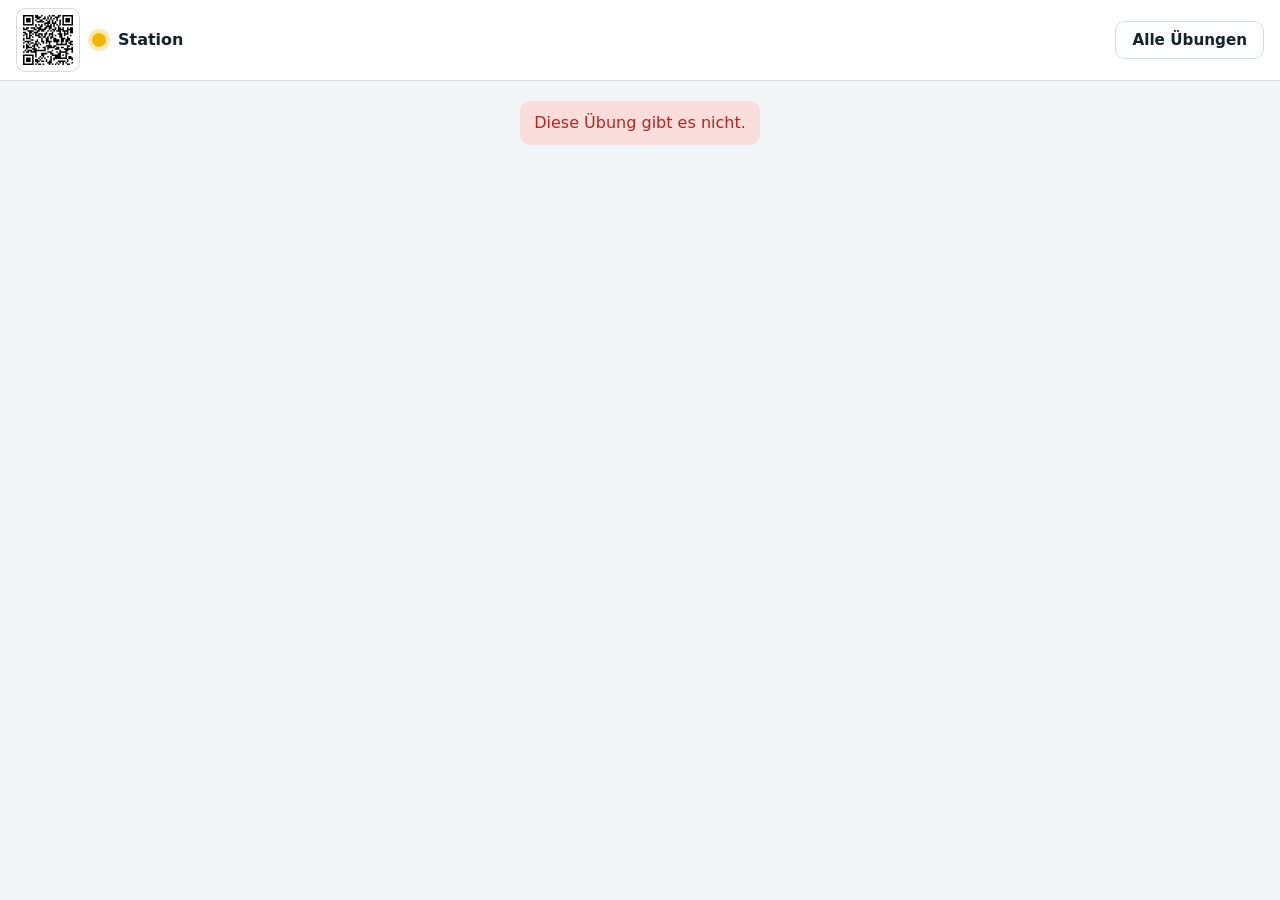
<file: uebungsbausteine/station.html>
<!doctype html>
<html lang="de"><head><meta charset="utf-8"><meta name="viewport" content="width=device-width,initial-scale=1,viewport-fit=cover">
<title>Station – Teststation</title><link rel="stylesheet" href="css/ts.css">
<style>html,body{height:100%}body{display:flex;flex-direction:column}
.bar{display:flex;align-items:center;gap:12px;flex-wrap:wrap;padding:8px max(16px,env(safe-area-inset-left,0px));background:var(--panel);border-bottom:1px solid var(--line)}
.bar .t{flex:1 1 160px;min-width:0;font-weight:700}
iframe{flex:1;width:100%;border:0;background:var(--bg);min-height:0}
.res{padding:10px 16px;font-size:.95rem}.res code{font:800 1.3rem var(--mono);letter-spacing:.06em}</style></head>
<body>
<div class="bar"><button type="button" id="qrmini" class="alt" aria-label="QR-Code zu dieser Übung, zum Vergrößern antippen" style="padding:3px;min-width:0;flex:none"><span id="qrs" style="display:block;width:56px;height:56px"></span></button><span class="led on"></span><span class="t" id="titel">Station</span><span class="muted small" id="team"></span><a class="btn alt" id="back" href="index.html">Alle Übungen</a></div>
<div class="res msg" id="res" hidden role="status"></div>
<div class="beamer" id="qrbig" hidden style="display:none"><button class="alt close" id="qrclose" type="button">Schließen</button><div class="side" style="margin:auto"><div class="muted">Scannen und mitmachen</div><div id="qrb"></div><div class="muted small" id="qru" style="word-break:break-all;max-width:360px"></div></div></div>
<iframe id="frame" title="Station" allow="fullscreen" hidden></iframe>
<div class="wrap" id="fehler" hidden><div class="msg err" id="ftext"></div></div>
<script type="module">
import {qrSvg,esc,fmtTime,SAFE_DATEI,loadKatalog,makeCode,rankSort,ls,cleanParams,cleanId} from "./js/ts-core.js";
const $=id=>document.getElementById(id);
const q=new URLSearchParams(location.search),sid=cleanId(q.get("s")),team=Math.max(1,Math.min(30,+q.get("t")||+ls.get("ts-team")||1)),auswahl=(q.get("auswahl")||"").split(",").map(cleanId).filter(Boolean).join(",");
$("back").href="index.html?t="+team+(auswahl?"&auswahl="+encodeURIComponent(auswahl):"");
const shareUrl=(()=>{const u=new URL(location.href);u.searchParams.delete("t");u.hash="";return u.href})();
qrSvg(shareUrl,56).then(v=>{$("qrs").innerHTML=v});
$("qrmini").addEventListener("click",async()=>{$("qrb").innerHTML=await qrSvg(shareUrl,340);$("qru").textContent=shareUrl.replace(/^https?:\/\//,"");$("qrbig").hidden=false;$("qrbig").style.display="flex"});
$("qrclose").addEventListener("click",()=>{$("qrbig").hidden=true;$("qrbig").style.display="none"});
const fail=t=>{$("fehler").hidden=false;$("ftext").textContent=t};
(async()=>{
  try{
    const kat=await loadKatalog(),s=kat.find(x=>x.id===sid);
    if(!s||!SAFE_DATEI.test(s.datei||"")){fail("Diese Übung gibt es nicht.");return}
    $("titel").textContent=s.titel;$("team").textContent="Team "+team;document.title=s.titel+" – Teststation";
    const u=new URL("stationen/"+s.datei,location.href);
    u.searchParams.set("ts","1");u.searchParams.set("team",team);
    Object.entries(cleanParams(s,q)).forEach(([a,v])=>u.searchParams.set(a,v));
    const fr=$("frame");fr.src=u.href;fr.hidden=false;
    const key="ts-best-"+sid+"-"+q.toString().replace(/[^A-Za-z0-9=&]/g,"")+"-"+team;
    window.addEventListener("message",e=>{
      if(e.source!==fr.contentWindow)return;
      const r=e.data&&e.data.tsResult;if(!r||s.ergebnis===false)return;
      const n={team,punkte:Math.max(0,Math.round(+r.punkte||0)),max:Math.max(1,Math.round(+r.max||1)),zuege:Math.max(0,Math.round(+r.zuege||0)),sekunden:Math.max(0,Math.round(+r.sekunden||0))};
      let old=null;try{old=JSON.parse(ls.get(key)||"null")}catch(_){}
      const best=old&&rankSort(old,n)<=0?old:n;ls.set(key,JSON.stringify(best));
      const box=$("res");box.hidden=false;box.className="res msg ok";
      box.innerHTML=`Dein bestes Ergebnis: ${best.punkte} von ${best.max} · ${best.zuege} Züge · ${fmtTime(best.sekunden)} min. Ergebniscode für die Lehrkraft: <code>${esc(makeCode(best))}</code>`;
    });
  }catch(e){fail("Die Übung konnte nicht geladen werden. Prüfe die Verbindung.")}
})();
</script></body></html>
</file>
<file: styles.css>
:root{--blue:#1688cf;--blue-dark:#075a9d;--green:#82b83b;--ink:#17384f;--muted:#6c8190;--bg:#f3f8fc;--line:#dce7ef;--white:#fff;--yellow:#f1b928;--red:#d92c34;--shadow:0 8px 24px rgba(24,67,96,.08);--card:#fff;--soft-green:#dcf1c8;--soft-blue:#cfe8fb;--soft-purple:#e3d9f6;--soft-orange:#fde1c2;--soft-yellow:#fdecb8;--soft-red:#fad2d5;--soft-teal:#c9ede6;--soft-pink:#fad4e7}*{box-sizing:border-box}html,body{margin:0;min-height:100%;font-family:Arial,Helvetica,sans-serif;color:var(--ink);background:var(--bg)}body{font-size:15px}button,input,textarea,select{font:inherit}button{cursor:pointer}[hidden]{display:none!important}a{text-decoration:none;color:inherit}.topbar{height:112px;background:#fff;border-bottom:1px solid var(--line);display:flex;align-items:center;justify-content:space-between;padding:12px 34px;position:sticky;top:0;z-index:20;box-shadow:0 2px 12px #1446640a}.brand{display:flex;align-items:center;gap:18px;min-width:0}.brand img{width:270px;height:auto;max-height:82px;object-fit:contain;object-position:left center}.brand-divider{width:1px;height:65px;background:var(--line)}.brand-copy{display:flex;flex-direction:column;gap:3px}.brand-copy span{font-size:10px;font-weight:800;letter-spacing:.13em;color:var(--green)}.brand-copy strong{font-size:30px;font-weight:900;letter-spacing:.03em;background:linear-gradient(90deg,var(--blue-dark),var(--green));-webkit-background-clip:text;background-clip:text;-webkit-text-fill-color:transparent;color:var(--blue-dark)}.brand-copy small{font-size:11px;color:#8ba0ae}.user-area{display:flex;align-items:center;gap:10px;color:var(--muted)}.user-name{font-size:12px;font-weight:700}.ghost-icon{border:1px solid #d9e5ed;background:#fff;color:var(--blue-dark);border-radius:9px;padding:9px 13px}.menu-btn{display:none;border:0;background:#fff;font-size:22px;color:var(--blue-dark)}.auth-screen{min-height:calc(100vh - 112px);display:flex;align-items:center;justify-content:center;padding:42px 20px}.auth-card{width:min(520px,100%);background:#fff;border:1px solid var(--line);border-radius:16px;box-shadow:0 15px 45px #1848691a;padding:30px 32px}.auth-logo{display:block;width:220px;max-height:70px;object-fit:contain;object-position:left;margin-bottom:20px}.kicker{font-size:10px;font-weight:900;letter-spacing:.15em;color:var(--green)}.auth-card h1{font-size:31px;line-height:1.12;color:var(--blue-dark);margin:7px 0 9px}.auth-intro{color:var(--muted);line-height:1.5;margin:0 0 22px}.auth-tabs{display:flex;border-bottom:1px solid var(--line);margin-bottom:18px}.auth-tab{border:0;background:transparent;padding:10px 15px;color:var(--muted);font-weight:800;border-bottom:3px solid transparent}.auth-tab.active{color:var(--blue-dark);border-bottom-color:var(--blue)}.form{display:flex;flex-direction:column;gap:13px}.form label{display:flex;flex-direction:column;gap:6px;font-size:11px;font-weight:800;color:#355064}.form input,.form textarea,.form select,.search{width:100%;box-sizing:border-box;border:1px solid #d6e2ea;border-radius:8px;padding:11px 12px;background:#fff;color:var(--ink);outline:none}textarea{width:100%;box-sizing:border-box;border:1px solid #d6e2ea;border-radius:8px;padding:11px 12px;background:#fff;color:var(--ink);outline:none;font:inherit}.form textarea{resize:vertical}.ls-kprim-list{display:flex;flex-direction:column;gap:8px;margin-top:8px}.ls-kprim-row{display:flex;align-items:flex-start;gap:10px;padding:10px 12px;border:1px solid var(--line,#ddd);border-radius:9px;cursor:pointer;background:#fafbfc}.ls-kprim-row:hover{background:#f1f5f8}.ls-kprim-row input{margin-top:3px;flex:0 0 auto}.ls-fb-green{background:var(--soft-green,#dcf1c8);border-color:var(--green,#82b83b)}.ls-fb-red{background:var(--soft-red,#fad2d5);border-color:#b32b32}.form input:focus,.form textarea:focus,.form select:focus,.search:focus{border-color:var(--blue);box-shadow:0 0 0 3px #1688cf1a}.check{flex-direction:row!important;align-items:flex-start;gap:8px!important;font-weight:600!important;color:var(--muted)!important}.check input{width:auto;margin-top:2px}.primary,.secondary,.text-button{border-radius:8px;font-weight:800;border:1px solid transparent;padding:10px 15px}.primary{background:var(--blue);color:#fff}.primary:hover{background:#0879bd}.secondary{background:#fff;color:var(--blue-dark);border-color:#cbdde8}.secondary:hover{background:#f2f8fc}.wide{width:100%}.text-button{background:transparent;color:var(--blue-dark);padding:6px 0;text-align:left}.auth-error{min-height:24px;margin-top:14px;color:#b4232b;font-size:12px;line-height:1.45}.auth-foot{font-size:10px;color:#8a9aa5;line-height:1.45;margin:15px 0 0}.app-shell{display:flex;min-height:calc(100vh - 112px)}.sidebar{width:260px;flex:0 0 260px;background:#fff;border-right:1px solid var(--line);padding:22px 15px;display:flex;flex-direction:column;position:sticky;top:112px;height:calc(100vh - 112px);overflow:auto}.side-title{font-size:11px;font-weight:900;letter-spacing:.16em;color:var(--green);padding:5px 12px 13px}.sidebar nav{display:flex;flex-direction:column;gap:4px}.nav-link{display:flex;align-items:center;gap:10px;padding:10px 12px;border-radius:8px;color:#526a7a;font-size:13px;font-weight:700}.nav-link span{width:21px;text-align:center}.nav-link:hover{background:#f0f7fb;color:var(--blue-dark)}.nav-link.active{background:#eaf5fb;color:var(--blue-dark)}.teacher-nav{margin-top:8px;border-top:1px solid var(--line);padding-top:14px}.side-card{margin-top:auto;background:#f0f8ef;border:1px solid #dbead7;border-radius:10px;padding:14px}.side-card b{font-size:13px;color:#456c29}.side-card p{font-size:11px;color:var(--muted);line-height:1.4}.side-card button{width:100%;border:0;background:#fff;color:var(--blue-dark);border-radius:7px;padding:8px;font-weight:800}.side-footer{font-size:10px;color:#91a0a9;text-align:center;padding-top:15px}main#content{flex:1;min-width:0;padding:28px 34px 60px;max-width:1500px}.page-head{display:flex;align-items:flex-end;justify-content:space-between;gap:20px;margin-bottom:20px}.page-head h1{font-size:30px;line-height:1.15;margin:4px 0 6px;color:var(--blue-dark)}.page-head p{margin:0;color:var(--muted);line-height:1.5;max-width:760px}.actions{display:flex;align-items:center;gap:8px;flex-wrap:wrap}.hero{position:relative;background:#fff;border:1px solid var(--line);border-radius:16px;padding:28px;display:flex;justify-content:space-between;gap:20px;align-items:flex-end;box-shadow:var(--shadow);margin-bottom:25px}.hero h1{font-size:34px;color:var(--blue-dark);margin:8px 0}.hero p{color:var(--muted);max-width:700px;line-height:1.5}.badge{display:inline-block;background:#edf7e7;color:#5b842c;border-radius:999px;padding:6px 10px;font-size:10px;font-weight:900;letter-spacing:.08em}.grid{display:grid;gap:12px}.grid-2{grid-template-columns:repeat(2,minmax(0,1fr))}.grid-3{grid-template-columns:repeat(3,minmax(0,1fr))}.grid-4{grid-template-columns:repeat(4,minmax(0,1fr))}.card{background:#fff;border:1px solid var(--line);border-radius:12px;padding:18px;box-shadow:var(--shadow)}.card.tile{display:flex;flex-direction:column;gap:8px;min-height:130px}.tile .emoji{font-size:25px}.tile strong{font-size:15px;color:var(--blue-dark)}.tile small{font-size:12px;line-height:1.45;color:var(--muted)}.tile-square{display:flex;flex-direction:column;align-items:center;justify-content:center;text-align:center;gap:6px;aspect-ratio:1/1;cursor:pointer;border:none;width:100%}.tile-square .emoji{font-size:26px}.tile-square strong{font-size:13px;color:var(--blue-dark)}.tile-square small{font-size:11px;color:var(--muted)}@media (max-width:600px){.tile-square{aspect-ratio:auto;padding:16px 10px}}.stat{display:flex;flex-direction:column;gap:4px}.stat b{font-size:25px;color:var(--blue-dark)}.stat span{font-size:11px;color:var(--muted);font-weight:700}.card-compact{padding:12px 14px}.card-compact.stat{padding:10px 14px}.card-compact.stat b{font-size:19px}.mini-kalender{display:flex;gap:4px;text-decoration:none;color:inherit;margin-top:4px}.mini-kalender-day{flex:1;text-align:center;padding:8px 2px;border-radius:8px;background:#f7fafc;position:relative}.mini-kalender-day small{display:block;color:var(--muted);font-size:9px;text-transform:uppercase}.mini-kalender-day strong{display:block;font-size:15px;margin-top:2px}.mini-kalender-today{background:var(--blue);color:#fff}.mini-kalender-today small{color:#fffc}.mini-kalender-dot{display:block;width:5px;height:5px;border-radius:50%;background:#e8890c;margin:3px auto 0}.mini-kalender-today .mini-kalender-dot{background:#fff}.mini-kalender-dot-pink{background:#e0629e}.mini-kalender-ferien{background:#e3f5da!important}.mini-kalender-ferien.mini-kalender-today{background:var(--blue)!important}.card-compact h3{margin:0 0 8px;font-size:14px}.card-compact .list{gap:6px}.card-compact .list-item{padding:8px 10px}.card-compact .empty{padding:10px;font-size:12px}.list{display:flex;flex-direction:column;gap:8px}.list-item{display:flex;justify-content:space-between;align-items:center;gap:12px;padding:12px;border:1px solid #e3ebf0;border-radius:9px;background:#fff}.list-item>div:first-child{min-width:0}.list-item strong{display:block;color:#27495d;font-size:13px}.list-item small{display:block;color:var(--muted);font-size:10px;margin-top:4px;line-height:1.4}.empty{padding:22px;text-align:center;color:var(--muted);font-size:12px;border:1px dashed #d8e3ea;border-radius:9px}.empty strong{display:block;color:#476477;margin-bottom:5px}.pill{display:inline-flex;align-items:center;gap:4px;border-radius:999px;background:#edf3f7;color:#4e6575;padding:5px 8px;font-size:10px;font-weight:800;white-space:nowrap}.pill.green{background:#eaf7ed;color:#24783c}.pill.orange,.pill.yellow{background:#fff5dc;color:#956d0b}.pill.red{background:#fad2d5;color:#b32b32}.traffic{display:flex;align-items:center;gap:7px}.dot{width:10px;height:10px;border-radius:50%;display:inline-block;flex:0 0 auto}.dot.green{background:#10a94a}.dot.yellow{background:#e8890c}.dot.red{background:var(--red)}.progress{height:7px;background:#e7eef3;border-radius:999px;overflow:hidden}.progress i{display:block;height:100%;background:var(--blue);border-radius:999px}.chips{display:flex;flex-wrap:wrap;gap:7px}.chip{border:1px solid #d8e4eb;background:#f8fbfd;border-radius:999px;padding:6px 9px;font-size:10px;color:#5c7180;font-weight:700}.toolbar{display:flex;justify-content:space-between;gap:12px;margin-bottom:12px}.search{max-width:300px}.forum-post{background:#fff;border:1px solid var(--line);border-radius:12px;padding:16px;box-shadow:var(--shadow)}.post-head{display:flex;align-items:center;gap:10px}.avatar{width:32px;height:32px;border-radius:50%;display:grid;place-items:center;background:#eaf5fb}.post-meta{flex:1}.post-meta strong{display:block;font-size:12px}.post-meta small{font-size:9px;color:var(--muted)}.post-body{padding:12px 0;line-height:1.55;color:#334f61}.post-actions{display:flex;gap:12px;border-top:1px solid #edf1f4;padding-top:10px}.post-actions button{border:0;background:transparent;color:var(--blue-dark);font-size:10px;font-weight:700}.comments{margin-top:10px}.comment{font-size:11px;background:#f6f9fb;padding:7px 9px;border-radius:7px;margin-bottom:5px}.comment-box{display:flex;gap:7px}.comment-box input{flex:1;border:1px solid #d8e4eb;border-radius:7px;padding:8px}.comment-box button{border:0;background:var(--blue);color:#fff;border-radius:7px;padding:8px 10px}.notice{background:#eef7fb;border:1px solid #d7e8f2;border-radius:10px;padding:12px 14px;color:#536b7a;font-size:11px;line-height:1.5}.footer{display:flex;justify-content:space-between;gap:12px;color:#91a0aa;font-size:10px;padding:28px 2px 5px}.support-intro{display:flex;justify-content:space-between;gap:20px;align-items:center;background:linear-gradient(110deg,#fff,#f4fbff)}.support-list{display:flex;flex-direction:column;gap:7px}.support-student-row{display:flex;justify-content:space-between;align-items:center;gap:14px;border:1px solid #e0e9ef;border-radius:10px;padding:12px;background:#fff}.support-student-main{display:flex;align-items:flex-start;gap:11px;min-width:0}.support-avatar{width:38px;height:38px;border-radius:50%;display:grid;place-items:center;flex:0 0 auto;background:#eaf5fb;color:var(--blue-dark);font-weight:900}.support-avatar.large{width:50px;height:50px;font-size:19px}.support-student-main strong{display:block;font-size:13px;color:#27495d}.support-student-main small{display:block;font-size:10px;color:var(--muted);margin-top:3px;line-height:1.4}.support-actions{flex:0 0 auto}.support-signal{display:inline-flex;align-items:center;gap:6px;margin-top:7px;font-size:10px;font-weight:800}.support-signal.green{color:#24783c}.support-signal.yellow{color:#916d0b}.support-signal.red{color:#b32b32}.support-mini-head{display:flex;align-items:center;gap:8px;font-size:12px}.support-profile-head{display:flex;align-items:center;gap:12px}.support-profile-head h2{margin:0;font-size:25px}.support-profile-head p{margin:4px 0;color:var(--muted);font-size:11px}.support-coach-box{margin-top:14px;background:#f1f8ec;border:1px solid #dcebd5;border-radius:12px;padding:16px}.support-coach-box h3{margin:5px 0 8px;color:#4d742e}.support-coach-box ul{margin:8px 0;padding-left:20px;color:#4f6570;font-size:12px;line-height:1.7}.support-question{margin:12px 0 0;background:#fff;border-radius:8px;padding:10px;color:#47616f;font-size:11px}.support-section{margin-top:18px}.support-section>h3{font-size:14px;color:var(--blue-dark);margin:0 0 9px}.support-competencies{display:grid;grid-template-columns:repeat(2,minmax(0,1fr));gap:9px}.support-competency{border:1px solid #e0e9ef;border-radius:9px;padding:11px}.support-competency>div:first-child{display:flex;justify-content:space-between;gap:10px;margin-bottom:8px}.support-competency strong{font-size:11px}.support-competency span{font-size:10px;color:var(--muted);font-weight:800}.modal-backdrop{position:fixed;inset:0;background:#112a3b73;z-index:60;display:flex;align-items:center;justify-content:center;padding:20px}.modal{width:min(900px,100%);max-height:calc(100vh - 40px);overflow:auto;background:#fff;border-radius:15px;padding:24px;box-shadow:0 20px 70px #00000038;position:relative}.modal-close{position:absolute;right:14px;top:12px;border:0;background:transparent;color:#647985;font-size:26px;line-height:1}.form-actions{display:flex;justify-content:flex-end;gap:8px;margin-top:6px}.toast{position:fixed;right:18px;bottom:18px;background:#17384f;color:#fff;padding:11px 14px;border-radius:9px;box-shadow:var(--shadow);font-size:11px;opacity:0;transform:translateY(8px);pointer-events:none;transition:.2s;z-index:100}.toast.show{opacity:1;transform:translateY(0)}@media (max-width:1100px){.grid-4{grid-template-columns:repeat(2,minmax(0,1fr))}.sidebar{width:225px;flex-basis:225px}.brand img{width:220px}.brand-copy strong{font-size:24px}.support-intro{align-items:flex-start;flex-direction:column}}@media (max-width:800px){.topbar{height:78px;padding:8px 14px}.brand img{width:185px;max-height:58px}.brand-divider,.brand-copy{display:none}.menu-btn{display:block}.user-name{display:none}.app-shell{min-height:calc(100vh - 78px)}.sidebar{position:fixed;top:78px;left:0;bottom:0;height:auto;z-index:40;width:270px;transform:translate(-105%);transition:.2s;box-shadow:8px 0 25px #0000001f}.sidebar.open{transform:translate(0)}main#content{padding:20px 14px 45px}.hero,.page-head{flex-direction:column;align-items:flex-start}.grid-3,.grid-2,.support-competencies{grid-template-columns:1fr}.support-student-row{align-items:flex-start;flex-direction:column}.support-actions,.support-actions button{width:100%}.auth-screen{min-height:calc(100vh - 78px);padding:25px 12px}.auth-card{padding:24px 20px}}@media (max-width:520px){.grid-4{grid-template-columns:1fr 1fr}.brand img{width:155px}.auth-card h1{font-size:26px}.hero h1{font-size:28px}.page-head h1{font-size:25px}.toolbar{flex-direction:column}.search{max-width:none}.footer{flex-direction:column}.card{padding:14px}.modal{padding:18px 14px}.support-profile-head h2{font-size:21px}}.lernpfad-card{display:flex;flex-direction:column;min-height:255px}.lp-card-top{display:flex;justify-content:space-between;align-items:center;gap:10px}.lp-progress{font-weight:800;color:var(--green)}.lp-bar{height:8px;background:#e7eee9;border-radius:999px;overflow:hidden;margin:10px 0 14px}.lp-bar span{display:block;height:100%;background:var(--green);border-radius:999px}.lp-actions{margin-top:auto;padding-top:10px}.lp-flow{display:flex;flex-wrap:wrap;align-items:center;gap:9px;margin-top:12px}.lp-flow span{background:var(--bg);border:1px solid var(--line);border-radius:999px;padding:8px 11px;font-size:13px;font-weight:700}.lp-flow b{color:var(--muted)}@media (max-width:700px){.lp-flow{display:grid;grid-template-columns:1fr}.lp-flow b{text-align:center;transform:rotate(90deg)}}.resource-section{margin-top:24px}.resource-card{display:flex;flex-direction:column;min-height:230px}.resource-head{display:flex;align-items:center;gap:9px}.resource-icon{font-size:28px}.resource-card h3{margin:12px 0 6px}.resource-card p{margin:0 0 10px}.resource-meta{font-size:12px;color:var(--muted);margin-bottom:8px}.resource-card .chips{margin-bottom:12px}.resource-open{margin-top:auto;width:100%}.lerncoaching-email{display:inline-flex;align-items:center;gap:8px;margin-top:10px}@media (max-width:700px){.lerncoaching-email{width:100%;justify-content:center}}.method-card{scroll-margin-top:20px}.method-head{display:flex;gap:14px;align-items:flex-start}.method-head .emoji{font-size:34px;flex:0 0 auto}.method-head h2{margin:0 0 5px}.method-steps{margin:10px 0 14px;padding-left:24px}.method-steps li{margin-bottom:8px}@media (max-width:700px){.method-head{flex-direction:column}}.impulse-choice-grid{align-items:stretch}.impulse-choice-grid>.card{height:100%}.impulse-wheel-card{text-align:center;display:flex;flex-direction:column;align-items:center;justify-content:center}.impulse-wheel-card h2{margin-top:8px}.impulse-wheel-card p{max-width:430px}.impulse-wheel{position:relative;width:170px;height:170px;margin:8px auto 16px;border-radius:50%;border:8px solid var(--ink);background:conic-gradient(var(--soft-green) 0deg 45deg,var(--soft-blue) 45deg 90deg,var(--soft-purple) 90deg 135deg,var(--soft-orange) 135deg 180deg,var(--soft-yellow) 180deg 225deg,var(--soft-red) 225deg 270deg,var(--soft-teal) 270deg 315deg,var(--soft-pink) 315deg 360deg);box-shadow:0 8px 22px #0000001a;transition:transform .85s cubic-bezier(.15,.75,.2,1)}.impulse-wheel.is-spinning{transform:rotate(1260deg)}.impulse-wheel-inner{position:absolute;inset:32px;border-radius:50%;background:var(--card);border:2px solid var(--line);display:flex;flex-direction:column;align-items:center;justify-content:center;line-height:1.1;box-shadow:0 2px 8px #00000014}.impulse-wheel-inner span{font-size:28px;margin-bottom:5px}.impulse-wheel-inner strong{font-size:13px}.impulse-wheel-pointer{position:absolute;z-index:3;top:-20px;left:50%;transform:translate(-50%);font-size:27px;line-height:1;text-shadow:0 2px 4px rgba(0,0,0,.12)}.impulse-category{text-align:left;cursor:pointer;transition:transform .16s ease,box-shadow .16s ease}.impulse-category:hover,.impulse-card:hover{transform:translateY(-2px);box-shadow:0 8px 20px #00000014}.impulse-card{width:100%;border:1px solid var(--line);text-align:left;cursor:pointer;display:flex;flex-direction:column;align-items:flex-start}.impulse-card small{margin-top:7px;line-height:1.45}.impulse-progress-card{margin-top:12px}.impulse-progress-head{display:flex;justify-content:space-between;align-items:center;gap:12px}.impulse-progress-head h3{margin:0}.impulse-progress-head>strong{font-size:24px}.impulse-section{margin-top:18px}.impulse-section-head{margin-bottom:12px}.impulse-section-head h2{margin:4px 0 0}@media (max-width:850px){.impulse-choice-grid{grid-template-columns:1fr}.impulse-wheel{width:150px;height:150px}}@media (max-width:560px){.impulse-choice-grid .grid-2{grid-template-columns:1fr}.impulse-wheel{width:135px;height:135px}.impulse-wheel-inner{inset:25px}.impulse-wheel-inner span{font-size:23px}.impulse-wheel-inner strong{font-size:11px}}.competency-hero{align-items:center;background:linear-gradient(110deg,#fff,#f4fbff)}.competency-hero h1{margin-bottom:10px}.competency-motto{flex:0 0 310px;background:#f1f8ec;border:1px solid #dcebd5;border-radius:14px;padding:22px;text-align:center;color:#4d742e;line-height:1.5;font-size:17px}.competency-stats{margin-bottom:12px}.competency-stats .stat{min-height:95px;justify-content:center}.competency-legend{display:flex;flex-wrap:wrap;gap:6px;margin-bottom:12px}.competency-legend-item{font-size:10px;font-weight:700;padding:4px 9px;border-radius:999px;border:1px solid;color:var(--ink);opacity:.9}.competency-grid{display:grid;grid-template-columns:repeat(auto-fill,minmax(175px,1fr));gap:10px}.competency-card{display:flex;flex-direction:column;gap:6px;min-height:0;padding:12px}.competency-card-head{display:flex;align-items:center;gap:8px}.competency-card-head strong{display:block;color:var(--blue-dark);font-size:12.5px;line-height:1.25}.competency-card-head small{display:block;margin-top:2px;color:var(--muted);font-size:9px}.competency-avatar{width:30px;height:30px;flex:0 0 30px;border-radius:50%;display:grid;place-items:center;background:#ffffffbf;color:var(--blue-dark);font-size:10px;font-weight:900}.competency-level{color:var(--green);letter-spacing:1.5px;font-size:11px;margin:0}.competency-card p{color:#526b7a;font-size:10px;line-height:1.4;margin:0}.competency-help{margin-top:auto;background:#fff9;border-color:#dcebd5;color:#4d742e;padding:6px 8px}.competency-help strong{color:#4d742e;font-size:10px}.competency-help p{color:#5c7062;margin-top:2px;font-size:9.5px}.competency-no-help{margin-top:auto;color:var(--muted);font-size:9px;background:#fff9;border-radius:8px;padding:6px 8px}.competency-contact{width:100%;margin-top:2px;font-size:11px;padding:7px 10px}.competency-owner-actions{margin-top:auto}.competency-toolbar{align-items:center;flex-wrap:wrap;padding:4px 0 8px}.competency-toolbar .search{flex:1;min-width:220px;max-width:420px}.competency-toolbar select{border:1px solid #d6e2ea;border-radius:8px;padding:11px 12px;background:#fff;color:var(--ink);outline:none}.competency-toolbar select:focus{border-color:var(--blue);box-shadow:0 0 0 3px #1688cf1a}.competency-check{display:flex;align-items:center;gap:7px;color:var(--muted);font-size:11px;font-weight:700;white-space:nowrap}.competency-check input{margin:0}.competency-category-chips{margin-top:10px}.competency-card[hidden]{display:none!important}@media (max-width:850px){.competency-motto{flex:1;width:100%}.competency-toolbar{align-items:stretch}.competency-toolbar .search{max-width:none;width:100%}.competency-toolbar select{width:100%}}@media (max-width:600px){.competency-hero{padding:20px}.competency-hero h1{font-size:28px}.competency-motto{font-size:15px;padding:17px}.competency-stats{grid-template-columns:1fr 1fr}.competency-grid{grid-template-columns:repeat(auto-fill,minmax(140px,1fr))}.competency-toolbar{flex-direction:column}.competency-check{padding:5px 0}}.journal-create-card{margin-top:16px}.journal-create-card .kicker{margin-bottom:4px}.journal-create-card h2{margin:6px 0;color:var(--blue-dark)}.journal-create-card p{color:var(--muted);margin:0 0 16px;line-height:1.5}.journal-library-card{margin-top:18px}.journal-library-toolbar{display:flex;align-items:flex-end;justify-content:space-between;gap:16px;margin-bottom:16px}.journal-library-toolbar h2{margin:6px 0 3px;color:var(--blue-dark)}.journal-library-toolbar p{margin:0;color:var(--muted);font-size:12px}.journal-list{width:100%;border:1px solid var(--line);border-radius:12px;overflow:hidden;background:var(--white)}.journal-list-header{display:grid;grid-template-columns:145px minmax(0,1fr) 90px;align-items:center;gap:14px;padding:11px 15px;background:#f3f6f4;color:var(--muted);font-size:10px;font-weight:900;letter-spacing:.08em}.journal-list-item{display:grid;grid-template-columns:145px minmax(0,1fr) 90px;align-items:center;gap:14px;min-height:58px;padding:8px 10px 8px 15px;border-top:1px solid #e7ebe9;background:#fff}.journal-list-open{width:100%;display:grid;grid-template-columns:145px minmax(0,1fr);align-items:center;gap:14px;border:0;background:transparent;padding:7px 0;text-align:left;cursor:pointer;font:inherit;color:inherit}.journal-list-open:hover{background:#f8fbfd}.journal-list-open:hover .journal-list-title{color:var(--blue)}.journal-list-date{font-size:12px;color:var(--muted);white-space:nowrap}.journal-list-title{font-size:13px;font-weight:800;color:#27495d;overflow:hidden;text-overflow:ellipsis;white-space:nowrap}.journal-list-pdf{justify-self:end;white-space:nowrap}.journal-empty{padding:30px 18px;text-align:center;color:var(--muted);font-size:12px}.journal-empty strong{display:block;color:#476477;margin-bottom:5px}.journal-entry-full{margin-top:16px;padding:18px;background:#f7fafc;border:1px solid var(--line);border-radius:10px;color:#334f61;line-height:1.7}.journal-pdf{white-space:nowrap}@media (max-width:800px){.journal-library-toolbar{align-items:flex-start;flex-direction:column}.journal-list-header,.journal-list-item{grid-template-columns:110px minmax(0,1fr) 80px;gap:10px}.journal-list-open{grid-template-columns:110px minmax(0,1fr);gap:10px}}@media (max-width:560px){.journal-create-card{padding:16px}.journal-library-card{padding:14px}.journal-list-header{grid-template-columns:82px minmax(0,1fr) 62px;gap:7px;padding:9px 10px;font-size:9px}.journal-list-item{grid-template-columns:82px minmax(0,1fr) 62px;gap:7px;padding:8px 7px 8px 10px}.journal-list-open{grid-template-columns:1fr;gap:2px;padding:5px 0}.journal-list-date{font-size:10px}.journal-list-title{font-size:12px}.journal-list-pdf{padding:7px;font-size:10px}}.untis-embed{margin-top:10px}.untis-embed summary{cursor:pointer;font-weight:800;color:var(--blue-dark);padding:8px 0;list-style:none;display:flex;align-items:center;gap:6px}.untis-embed summary::-webkit-details-marker{display:none}.untis-embed summary:before{content:"\25b8";transition:transform .2s}.untis-embed[open] summary:before{transform:rotate(90deg)}.untis-embed .untis-iframe{margin-top:6px}@media (max-width:600px){.untis-embed .untis-iframe{height:230px!important}}.untis-fallback{margin-top:8px;display:flex;flex-wrap:wrap;gap:8px;align-items:center}.untis-fallback small{color:var(--muted);font-size:11px}.kompass-alerts{display:flex;flex-wrap:wrap;gap:8px;margin-bottom:14px}.kompass-alert-msg{background:var(--soft-blue);font-weight:700}.kompass-alert-forum{background:var(--soft-orange);font-weight:700}.noten-table{width:100%;border-collapse:collapse;margin-top:10px}.noten-table th{text-align:left;font-size:11px;color:var(--muted);padding:6px 8px;border-bottom:2px solid var(--line,#e2eaf0)}.noten-table td{padding:6px 8px;border-bottom:1px solid var(--line,#f0f3f5);font-size:13px}.noten-table td:first-child{font-weight:700;color:var(--blue-dark)}.noten-table input[type=number]{width:64px;padding:6px 8px;border:1px solid var(--line,#d6e2ea);border-radius:8px;text-align:center;font-size:13px}.noten-table input[type=number]:focus{border-color:var(--blue);outline:none;box-shadow:0 0 0 3px #1688cf1a}.noten-fpa td{background:#f7fafc}.noten-cell-btn{width:100%;padding:6px 8px;font-size:12px;font-weight:700;border-radius:8px}.noten-split{display:grid;grid-template-columns:160px 1fr;gap:14px;margin-top:10px;align-items:start}.noten-eintragen-kachel{background:var(--soft-blue);border-radius:10px;padding:10px}.noten-eintragen-kachel select{width:100%}.noten-table-kompakt th,.noten-table-kompakt td{padding:4px 6px;font-size:12px}.noten-table-kompakt .noten-cell-btn{padding:4px 6px;font-size:11px;width:auto;min-width:44px;white-space:nowrap}@media (max-width:640px){.noten-split{grid-template-columns:1fr}}.noten-collapsible summary{cursor:pointer;font-weight:800;color:var(--blue-dark);padding:6px 0;list-style:none;display:flex;align-items:center;gap:6px}.noten-collapsible summary::-webkit-details-marker{display:none}.noten-collapsible summary:before{content:"\25b8";transition:transform .2s}.noten-collapsible[open] summary:before{transform:rotate(90deg)}.noten-collapsible{margin-top:4px}@media (max-width:800px){.noten-collapsible+.noten-collapsible,.grid-2 .noten-collapsible{grid-column:auto}}@media (max-width:700px){.noten-table{font-size:12px}.noten-table input[type=number]{width:50px}}.wd-stepper{display:flex;align-items:center;margin:18px 0}.wd-step{display:flex;flex-direction:column;align-items:center;gap:4px;flex:0 0 auto}.wd-step-dot{width:30px;height:30px;border-radius:50%;background:#f0f3f5;border:2px solid #b8c4cc;display:flex;align-items:center;justify-content:center;font-size:13px;font-weight:800;color:#8a99a3;transition:.2s}@media (max-width:600px){.wd-step-dot{width:22px;height:22px;font-size:11px}}.wd-step small{font-size:10px;color:var(--muted);white-space:nowrap}.wd-step-done .wd-step-dot{background:#3fa66a;border-color:#3fa66a;color:#fff}.wd-step-aktiv .wd-step-dot{border-color:var(--blue);color:var(--blue);box-shadow:0 0 0 4px #1688cf33}.wd-step-line{flex:1;height:3px;background:#e2eaf0;margin:0 4px 16px;transition:.3s}.wd-step-line-done{background:#3fa66a}.wd-tabs{display:flex;gap:4px;overflow-x:auto;margin-top:8px;border-bottom:1px solid var(--line,#e2eaf0)}.wd-tab{flex:0 0 auto;padding:8px 12px;border:0;background:none;font-size:12px;font-weight:700;color:var(--muted);cursor:pointer;border-bottom:3px solid transparent;white-space:nowrap;font-family:inherit;transition:.15s}.wd-tab[data-tab=ziele]{border-bottom-color:#c7dcf0}.wd-tab[data-tab=material]{border-bottom-color:#c8e8d2}.wd-tab[data-tab=team]{border-bottom-color:#e2d1ee}.wd-tab[data-tab=produkte]{border-bottom-color:#f5e0b8}.wd-tab[data-tab=lernstand]{border-bottom-color:#bfe6e2}.wd-tab[data-tab=selbsteinschaetzung]{border-bottom-color:#f2cfe0}.wd-tab[data-tab=ziele].wd-tab-active{color:#1f5a8a;border-bottom-color:#4a90d9}.wd-tab[data-tab=material].wd-tab-active{color:#1f6b3d;border-bottom-color:#3fa66a}.wd-tab[data-tab=team].wd-tab-active{color:#6c3483;border-bottom-color:#9b59b6}.wd-tab[data-tab=produkte].wd-tab-active{color:#8a6512;border-bottom-color:#e0a324}.wd-tab[data-tab=lernstand].wd-tab-active{color:#0f6b62;border-bottom-color:#1a9b8e}.wd-tab[data-tab=selbsteinschaetzung].wd-tab-active{color:#a13d70;border-bottom-color:#e0629e}.wd-panel{display:none;padding-top:14px}.wd-ziele-info{background:#f7fafc;border-radius:10px;padding:12px 14px;font-size:12px}.wd-ziele-info strong{font-size:12px;color:#17384f}.wd-ziele-info small{color:var(--muted)}.wd-ziele-info ul{margin:8px 0 0;padding-left:18px;color:var(--muted)}.wd-ziele-info li{margin-bottom:4px}.wd-footer{position:sticky;bottom:-24px;margin:16px -24px -24px;padding:12px 24px;background:#fff;border-top:1px solid var(--line,#e2eaf0);display:flex;gap:8px;align-items:center;flex-wrap:wrap;z-index:5}@media (max-width:520px){.wd-footer{bottom:-18px;margin:16px -14px -18px;padding:10px 14px}.wd-step small{display:none}}.emoji-picker{position:absolute;top:100%;left:0;z-index:20;background:#fff;border:1px solid var(--line,#e2eaf0);border-radius:10px;box-shadow:0 8px 20px #17384f26;padding:8px;display:grid;grid-template-columns:repeat(6,1fr);gap:2px;margin-top:4px;width:224px}.emoji-picker button{background:none;border:0;font-size:18px;padding:5px;border-radius:6px;cursor:pointer;line-height:1}.emoji-picker button:hover{background:#f0f3f5}.motivations-karte{position:fixed;inset:0;z-index:9999;display:flex;align-items:center;justify-content:center;pointer-events:none;animation:motivFadeOut .3s ease-in 2.3s forwards}.motivations-karte-inner{background:linear-gradient(135deg,#1598d1,#6c3483);color:#fff;padding:28px 44px;border-radius:20px;text-align:center;box-shadow:0 12px 40px #0000004d;animation:motivPop .4s cubic-bezier(.34,1.56,.64,1);pointer-events:auto;cursor:pointer}.motivations-emoji{display:block;font-size:52px;margin-bottom:8px;animation:motivBounce 1s ease infinite}.motivations-karte-inner strong{display:block;font-size:19px;white-space:nowrap}@keyframes motivPop{0%{transform:scale(.7);opacity:0}to{transform:scale(1);opacity:1}}@keyframes motivBounce{0%,to{transform:translateY(0)}50%{transform:translateY(-8px)}}@keyframes motivFadeOut{to{opacity:0}}@media (max-width:480px){.motivations-karte-inner{padding:22px 28px}.motivations-emoji{font-size:42px}.motivations-karte-inner strong{font-size:16px;white-space:normal}}.ampel-dot{display:inline-block;width:14px;height:14px;border-radius:50%;vertical-align:middle}.ampel-dot.ampel-none{background:#e2eaf0;border:1.5px dashed #b8c4cc}.mini-tool-row{display:flex;flex-wrap:wrap;gap:8px;margin-bottom:4px}.mini-tool-tile{display:flex;flex-direction:column;align-items:center;justify-content:center;gap:3px;width:76px;padding:8px 4px;border-radius:10px;background:#f7fafc;border:1px solid var(--line,#e2eaf0);text-decoration:none;text-align:center;transition:.15s}.mini-tool-tile:hover{background:#eef3f6;transform:translateY(-2px)}.mini-tool-icon{font-size:19px}.mini-tool-label{font-size:9.5px;font-weight:700;color:#355064;line-height:1.2}.pp-zeitstrahl-card{padding:18px}.pp-zs-kopf{display:flex;justify-content:space-between;align-items:baseline;flex-wrap:wrap;gap:6px;margin-bottom:10px}.pp-zs-kopf strong{font-size:14px}.pp-zs-kopf small{font-size:11px;color:var(--muted)}.pp-jl-wrap{margin-bottom:18px}.pp-jl{position:relative;height:34px;background:#f7fafc;border:1px solid var(--line);border-radius:9px;overflow:hidden}.pp-jl-seg{position:absolute;top:5px;bottom:5px;border-radius:4px;display:flex;align-items:center;justify-content:center;overflow:hidden}.pp-jl-icon{font-size:12px;opacity:.75}.pp-jl-heute{position:absolute;top:0;bottom:0;width:3px;margin-left:-1px;background:#d9534f;box-shadow:0 0 0 2px #d9534f40;z-index:3}.pp-jl-monate{position:relative;height:16px;margin-top:3px}.pp-jl-monate span{position:absolute;font-size:10px;color:var(--muted);transform:translate(-2px);white-space:nowrap}.pp-bloecke{display:flex;gap:12px;align-items:stretch}.pp-block{flex:1 1 0;display:flex;flex-direction:column;gap:8px;border-top:5px solid;border-radius:12px;background:#fbfcfd;padding:10px;min-width:0}.lb-badge{font-size:10px;font-weight:800;padding:3px 8px;border-radius:6px;border:1.5px solid;white-space:nowrap;align-self:flex-start}.pp-block-jetzt{box-shadow:0 0 0 2px #17384f14,0 8px 20px #17384f14}.pp-block-kopf{display:flex;flex-direction:column;gap:4px}.pp-block-kopf small{font-size:11px;color:var(--muted)}.pp-teile{display:flex;flex-direction:column;gap:8px;flex:1}.pp-teil{display:flex;flex-direction:column;text-align:left;background:#fff;border:2px solid;border-radius:12px;padding:0;overflow:hidden;cursor:pointer;min-width:0;font-family:inherit;color:var(--ink);transition:.15s}.pp-teil:hover{transform:translateY(-2px);box-shadow:0 8px 18px #17384f1f}.pp-teil-jetzt{box-shadow:0 0 0 3px #17384f12}.pp-teil-farbfeld{display:flex;justify-content:space-between;align-items:center;padding:10px 12px;min-height:44px;transition:background-color .4s}.pp-teil-icon{font-size:20px}.pp-teil-prozent{font-size:22px;font-weight:900;letter-spacing:-.02em}.pp-teil-body{padding:9px 11px 11px;display:flex;flex-direction:column;gap:4px;flex:1}.pp-teil-art{font-size:10px;font-weight:800;text-transform:uppercase;letter-spacing:.03em}.pp-teil-titel{font-size:12.5px;font-weight:700;line-height:1.3}.pp-teil-meta{font-size:11px;color:var(--muted)}.pp-budget{font-size:11px;color:#17384f}.pp-tempo{align-self:flex-start;display:inline-block;font-size:10px;font-weight:800;color:#fff;border-radius:999px;padding:2px 8px;margin-left:2px}.pp-wz-reihe{display:flex;flex-wrap:wrap;gap:3px;margin-top:4px}.pp-wz{font-size:9.5px;border:1.5px solid #dfe6ec;background:#f5f8fa;color:#8a99a3;border-radius:5px;padding:1px 4px;white-space:nowrap}.pp-legende{display:flex;flex-wrap:wrap;gap:6px 18px;margin-top:14px;padding:10px 12px;background:#f7fafc;border-radius:10px;font-size:11px;color:var(--muted)}@media (max-width:980px){.pp-bloecke{flex-wrap:wrap}.pp-block{flex:1 1 calc(50% - 6px)}}@media (max-width:560px){.pp-block{flex-basis:100%}}.pp-next{margin-bottom:16px}.pp-next-btn{display:flex;align-items:center;gap:12px;width:100%;text-align:left;background:#f7fafc;border:1px solid var(--line);border-radius:12px;padding:10px 14px;margin-top:8px;cursor:pointer;font-family:inherit;color:var(--ink)}.pp-next-btn span:first-child{font-size:22px}.pp-next-btn span:nth-child(2){flex:1;display:flex;flex-direction:column}.pp-next-btn small{font-size:11px;color:var(--muted)}.pp-next-btn strong{font-size:14px}.pp-mini{display:flex;gap:8px;margin:12px 0;padding:8px 10px;background:#fff;border:1px solid var(--line);border-radius:12px}.pp-mini-block{min-width:0}.pp-mini-lb{font-size:10px;font-weight:800;margin-bottom:3px}.pp-mini-teile{display:flex;gap:3px}.pp-mini-teil{border:2px solid transparent;border-radius:6px;padding:3px 4px;font-size:10px;font-weight:800;cursor:pointer;font-family:inherit;min-width:0;white-space:nowrap;overflow:hidden;text-overflow:ellipsis}.pp-mini-teil.aktiv{border-color:#17384f;box-shadow:0 0 0 2px #17384f26}.pp-teilkopf{display:flex;gap:16px;align-items:flex-start;flex-wrap:wrap}.pp-teilkopf-farbe{width:92px;height:92px;border-radius:16px;display:flex;flex-direction:column;align-items:center;justify-content:center;gap:2px;flex:0 0 auto}.pp-teilkopf-farbe span{font-size:26px}.pp-teilkopf-farbe b{font-size:22px}.pp-balken{position:relative;height:10px;background:#e2eaf0;border-radius:999px;margin:10px 0 4px;overflow:visible}.pp-balken>div{height:100%;border-radius:999px;transition:width .4s}.pp-balken>i{position:absolute;top:-4px;bottom:-4px;width:2px;background:#17384f;border-radius:2px}.pp-balken.klein{display:block;height:5px;margin:4px 0 0;overflow:hidden}.pp-balken.klein span{display:block;height:100%}.pp-quer{display:inline-flex;align-items:center;gap:6px;background:#fff;border:2px solid var(--c);color:var(--c);border-radius:999px;padding:7px 14px;font-weight:800;font-size:12px;cursor:pointer;font-family:inherit}.pp-einheit{display:flex;align-items:center;gap:12px;background:#f7fafc;border:1.5px solid #e2eaf0;border-radius:12px;padding:11px 14px;margin-bottom:8px;cursor:pointer;transition:.15s}.pp-einheit:hover{border-color:var(--c)}.pp-einheit.fertig{background:#fff;border-color:var(--c)}.pp-einheit strong{display:block;font-size:13.5px}.pp-einheit small{display:block;font-size:11px;color:var(--muted);margin-top:2px}.pp-einheit-haken{width:30px;height:30px;border-radius:50%;border:2px solid var(--c);color:var(--c);display:flex;align-items:center;justify-content:center;font-weight:800;flex:0 0 auto}.pp-einheit.fertig .pp-einheit-haken{background:var(--c);color:#fff}.pp-bezug{color:#556570!important;font-style:italic}.pp-bezug a{color:var(--c);font-weight:700;font-style:normal}.pp-bezug-box{margin:12px 0;padding:10px 12px;border-left:4px solid var(--c);background:#f7fafc;border-radius:8px;font-size:12px}.pp-bezug-box a{color:var(--c);font-weight:700}.pp-meilensteine{display:flex;flex-wrap:wrap;gap:6px;margin-bottom:6px}.pp-ms{border:1.5px solid var(--c);background:#fff;color:var(--c);border-radius:999px;padding:6px 12px;font-size:12px;font-weight:700;cursor:pointer;font-family:inherit}.pp-ms.done{background:var(--c);color:#fff}.pp-ms:disabled{cursor:default}.pp-apt-grid{display:grid;grid-template-columns:repeat(auto-fill,minmax(210px,1fr));gap:10px}.pp-apt-karte{position:relative;background:#fff;border:2px solid;border-radius:12px;padding:0 12px 12px;cursor:pointer;overflow:hidden;display:flex;flex-direction:column;gap:5px;transition:.15s}.pp-apt-karte:hover{transform:translateY(-2px);box-shadow:0 8px 16px #17384f1a}.pp-apt-farbe{height:10px;margin:0 -12px 6px;transition:background .4s}.pp-apt-karte strong{font-size:13px;line-height:1.3}.pp-schritte{display:flex;gap:4px}.pp-schritte span{width:22px;height:22px;border-radius:50%;border:1.5px solid #c7d0d6;display:flex;align-items:center;justify-content:center;font-size:10px;font-weight:800;color:#8a99a3}.pp-schritte span.done{color:#fff}.pp-modal-kopf{display:flex;align-items:center;gap:10px;background:#f7fafc;border:1px solid var(--line);border-left:4px solid var(--c);border-radius:10px;padding:6px 10px;margin:0 30px 12px 0;font-size:11.5px}.pp-modal-kopf-farbe{width:30px;height:30px;border-radius:8px;display:flex;align-items:center;justify-content:center;flex:0 0 auto}.apt-h3{margin:16px 0 6px;font-size:13px;text-transform:uppercase;letter-spacing:.02em;color:var(--muted)}.apt-check{display:flex;align-items:center;gap:8px;cursor:pointer;margin-top:14px;font-weight:700;font-size:13px}.apt-hilfe{margin-top:12px;font-size:12px}.apt-hilfe summary{cursor:pointer;font-weight:700;color:var(--blue)}.apt-op-liste{display:flex;flex-wrap:wrap;gap:6px;margin-top:8px}.apt-op-liste span{background:#f7fafc;border:1px solid var(--line);border-radius:6px;padding:3px 8px;color:var(--muted)}.apt-op-liste b{color:var(--ink)}.apt-kp-zeile{display:flex;align-items:center;gap:10px;padding:6px 0;border-top:1px solid #eef2f5;font-size:13px}.apt-kp-zeile span{flex:1}.apt-kp-zeile label{display:flex;align-items:center;gap:4px;font-size:12px;white-space:nowrap;cursor:pointer}@media (max-width:520px){.apt-kp-zeile{flex-wrap:wrap}.apt-kp-zeile span{flex-basis:100%}}.pp-weg-card{padding:20px 22px}.pp-weg-lbs{display:grid;grid-template-columns:repeat(4,1fr);gap:12px;margin-bottom:34px}.pp-weg-lbs div{display:flex;flex-direction:column;align-items:center;text-align:center;padding:7px 8px;border-radius:9px;font-size:12px;line-height:1.3}.pp-weg-lbs span{font-weight:600;font-size:11.5px}.pp-weg{display:grid;grid-template-columns:repeat(8,1fr)}.pp-weg-station{position:relative;display:flex;flex-direction:column;align-items:center;text-align:center;background:none;border:0;padding:0 5px 6px;cursor:pointer;font-family:inherit;color:var(--ink);min-width:0}.pp-weg-station:focus-visible{outline:3px solid var(--blue);outline-offset:4px;border-radius:10px}.pp-weg-linie{position:absolute;top:41px;left:50%;width:100%;height:6px;border-radius:3px;z-index:0}.pp-weg-pause{position:absolute;top:32px;left:100%;transform:translate(-50%);z-index:2;width:24px;height:24px;border-radius:50%;background:#fff;border:1px solid var(--line);display:flex;align-items:center;justify-content:center;font-size:13px}.pp-weg-ring{position:relative;z-index:1;width:88px;height:88px;border-radius:50%;display:flex;align-items:center;justify-content:center;transition:transform .15s}.pp-weg-ring>span{width:70px;height:70px;border-radius:50%;background:#fff;display:flex;flex-direction:column;align-items:center;justify-content:center;font-weight:900;font-size:16px;line-height:1.15}.pp-weg-ring small{font-size:18px}.pp-weg-station:hover .pp-weg-ring{transform:scale(1.05)}.pp-weg-station.hier .pp-weg-ring{box-shadow:0 0 0 5px #fff,0 0 0 8px var(--ink)}.pp-weg-hier{position:absolute;top:-28px;z-index:3;background:var(--ink);color:#fff;font-size:11px;font-weight:800;border-radius:6px;padding:3px 8px;white-space:nowrap}.pp-weg-text{display:flex;flex-direction:column;align-items:center;gap:2px;margin-top:10px}.pp-weg-typ{font-size:11.5px;font-weight:800}.pp-weg-lbmobil{display:none}.pp-weg-titel{font-size:13px;font-weight:700;line-height:1.25;display:-webkit-box;-webkit-line-clamp:3;-webkit-box-orient:vertical;overflow:hidden}.pp-weg-zeit{font-size:11.5px;color:var(--muted);margin-top:2px}.pp-weg-text .pp-tempo{align-self:center;margin:4px 0 0}.pp-weg-karten{display:grid;grid-template-columns:1.3fr 1fr 1fr;gap:16px;margin-top:16px}.pp-weg-karten.lehrkraft{grid-template-columns:1fr}.pp-weg-karten .card{margin:0}.pp-dw-kopf{font-size:12.5px;font-weight:800;color:var(--muted)}.pp-dw h3,.pp-ok h3{margin:4px 0 10px;font-size:17px}.pp-dw-zeile{display:flex;gap:10px;align-items:flex-start;width:100%;text-align:left;background:none;border:0;border-top:1px solid var(--line);padding:10px 0;cursor:pointer;font-family:inherit;color:var(--ink);font-size:14px;line-height:1.35}.pp-dw-zeile small{display:block;color:var(--muted);font-size:12px;margin-top:2px}.pp-dw-zeile:hover b{text-decoration:underline}.pp-dw-box{width:20px;height:20px;flex:0 0 auto;border:2px solid #b9c8d3;border-radius:5px;display:flex;align-items:center;justify-content:center;font-size:12px;font-weight:900;color:#fff;margin-top:1px}.pp-dw-box.x{background:var(--c);border-color:var(--c)}.pp-dw-ms{border-top:1px solid var(--line);padding:10px 0 0;font-size:13.5px}.pp-dw-ms small{display:block;color:var(--muted);font-size:12px;margin-top:2px}.pp-dw-aktion{display:flex;flex-wrap:wrap;gap:8px;margin-top:14px}.pp-tk-zahl{display:flex;align-items:center;gap:10px;margin:10px 0 6px}.pp-tk-zahl>span:first-child{font-size:38px;font-weight:900;line-height:1}.pp-tk-zahl .pp-tempo{font-size:11px;padding:3px 10px}.pp-tk-info{font-size:12.5px;color:var(--muted)}.pp-tk-danach{font-size:13px;color:var(--muted);line-height:1.45;margin:14px 0 0}.pp-ok-eintrag{border-top:1px solid var(--line);padding-top:10px;margin-top:10px}.pp-dw-kopf+.pp-ok-eintrag{border-top:0;margin-top:4px;padding-top:0}.pp-ok-eintrag small{display:block;color:var(--muted);font-size:12.5px;line-height:1.4;margin-bottom:10px}.pp-ok-leer{color:#3e7a2a;font-weight:700;margin:12px 0 0}@media (max-width:980px){.pp-weg-karten{grid-template-columns:1fr 1fr}.pp-weg-karten .pp-dw{grid-column:1/-1}}@media (max-width:700px){.pp-weg-lbs{display:none}.pp-weg{grid-template-columns:1fr;gap:0}.pp-weg-station{flex-direction:row;align-items:center;text-align:left;gap:14px;padding:8px 0 18px}.pp-weg-linie{top:50%;left:34px;width:5px!important;height:100%;background-size:auto!important}.pp-weg-pause-linie{background:repeating-linear-gradient(180deg,#c3cfd8 0 8px,transparent 8px 14px)!important}.pp-weg-pause{top:auto;bottom:-14px;left:24px;transform:none}.pp-weg-ring{width:72px;height:72px;flex:0 0 auto}.pp-weg-ring>span{width:56px;height:56px;font-size:14px}.pp-weg-ring small{font-size:15px}.pp-weg-text{align-items:flex-start;margin-top:0}.pp-weg-text .pp-tempo{align-self:flex-start}.pp-weg-lbmobil{display:inline}.pp-weg-hier{position:static;order:-1;display:none}.pp-weg-station.hier .pp-weg-ring{box-shadow:0 0 0 4px #fff,0 0 0 7px var(--ink)}.pp-weg-station.hier .pp-weg-text:before{content:"Du bist hier";background:var(--ink);color:#fff;font-size:10.5px;font-weight:800;border-radius:5px;padding:2px 7px;margin-bottom:3px}.pp-weg-karten{grid-template-columns:1fr}}@media (max-width:700px){.pp-weg-station.hier.lk .pp-weg-text:before{content:"Jetzt im Plan"}}.pp-weg-karten.lehrkraft .pp-dw-box{display:none}.pp-weg-ring small.pp-weg-wo{font-size:12px;font-weight:800}.ms-info{font-size:13px;color:var(--muted);margin:0 0 10px;line-height:1.45}.ms-liste{display:flex;flex-direction:column;gap:0}.ms-zeile{display:flex;gap:12px;align-items:flex-start;padding:12px 0;border-top:1px solid var(--line)}.ms-zeile:first-child{border-top:0}.ms-icon{width:28px;height:28px;flex:0 0 auto;border-radius:50%;border:2px solid;display:flex;align-items:center;justify-content:center;font-size:13px;font-weight:900}.ms-body{flex:1;min-width:0}.ms-kopf{display:flex;flex-wrap:wrap;gap:6px;align-items:center;font-size:14px}.ms-tag{font-size:10.5px;font-weight:800;border:1px solid #e0a324;color:#8a5a00;background:#fff8e6;border-radius:999px;padding:1px 8px}.ms-status{display:block;font-size:12px;margin-top:2px}.ms-personen{display:flex;flex-wrap:wrap;gap:6px;margin-top:6px}.ms-person{font-size:11.5px;border-radius:999px;padding:2px 9px;background:#f1f4f7;color:var(--muted)}.ms-person.ok{background:#dcf1c8;color:#3e6b12;font-weight:700}.ms-person.fokus{outline:2px solid var(--ink)}.ms-kommentar{margin-top:6px;font-size:13px;background:#fdecec;border-left:4px solid #d9534f;border-radius:6px;padding:6px 10px}.ms-meiner{margin-top:6px;font-size:13px;background:#f7fafc;border-radius:8px;padding:6px 10px}.ms-beitraege{margin-top:6px;font-size:13px;display:flex;flex-direction:column;gap:4px}.ms-beitraege>div{background:#f7fafc;border-radius:8px;padding:6px 10px}.ms-beitraege>div.fokus{background:#eaf4fd;outline:1px solid #b8d7f0}.ms-aktion{display:flex;flex-direction:column;gap:6px;flex:0 0 auto}.ms-aktion button{white-space:nowrap}@media (max-width:600px){.ms-zeile{flex-wrap:wrap}.ms-aktion{flex-direction:row;width:100%;padding-left:40px}}.pg-zelle{text-align:center;cursor:pointer;padding:6px 8px!important}.pg-zelle:hover{background:#f2f7fb}.pg-zelle small{display:block;font-size:10.5px;line-height:1.35;color:var(--muted)}.pg-zelle.kommend{color:#b9c6d0;cursor:default}.apt-check-tabs{display:flex;flex-wrap:wrap;gap:6px;align-items:center;margin:6px 0}.apt-check-tabs>button:not(.secondary){border:2px solid var(--c);color:var(--c);background:#fff;border-radius:999px;padding:5px 14px;font-weight:800;cursor:pointer;font-family:inherit}.apt-check-tabs>button.aktiv{background:var(--c);color:#fff}.apt-check-tabs select{margin-left:auto;padding:6px 8px;border-radius:8px;border:1px solid var(--line);font-family:inherit}.apt-zelle{cursor:pointer;text-align:center}.apt-zelle:hover{background:#f2f7fb}.apt-dots{display:inline-flex;gap:3px}.apt-dot{width:20px;height:20px;border-radius:50%;border:2px solid #c7d0d6;color:#9fb0bd;font-size:10px;font-weight:900;display:inline-flex;align-items:center;justify-content:center;background:#fff}.apt-dot.an{color:#fff}.apt-dot.halb{border-color:#e0a324;background:#fff8e6;font-size:10px}.apt-dot.umsetzen{border-color:#d9534f;color:#d9534f}.apt-hinweis-checkout{margin-top:14px;padding:10px 14px;background:#f2f7fb;border-radius:10px;font-size:13px;color:var(--ink)}.co-banner{display:flex;align-items:center;gap:14px;background:#e9f7ee;border:2px solid #3fa66a;border-radius:14px;padding:12px 16px;margin:0 0 16px}.co-banner>div{flex:1}.co-banner b{display:block;font-size:15px}.co-banner small{color:var(--muted)}.co-live-punkt{width:12px;height:12px;border-radius:50%;background:#3fa66a;flex:0 0 auto;animation:coPuls 1.4s ease-in-out infinite}@keyframes coPuls{0%,to{box-shadow:0 0 #3fa66a8c}50%{box-shadow:0 0 0 7px #3fa66a00}}@media (prefers-reduced-motion:reduce){.co-live-punkt{animation:none}}.co-karte{margin-top:16px}.co-kopf{display:flex;justify-content:space-between;align-items:flex-start;gap:12px;flex-wrap:wrap;margin-bottom:10px}.co-kopf h3{margin:0 0 4px}.co-kopf small{color:var(--muted);font-size:12.5px;line-height:1.45;display:block;max-width:640px}.co-liste{display:flex;flex-direction:column}.co-zeile{display:flex;align-items:center;gap:12px;padding:10px 0;border-top:1px solid var(--line);flex-wrap:wrap}.co-lb{background:var(--c);color:#fff;font-size:11px;font-weight:800;border-radius:6px;padding:3px 8px;flex:0 0 auto}.co-titel{flex:1;min-width:180px}.co-titel b{display:block;font-size:14px}.co-titel small{color:var(--muted);font-size:12px}.co-chip{font-size:11px;font-weight:800;border-radius:999px;padding:3px 10px;display:inline-flex;align-items:center;gap:6px}.co-chip.live{background:#e9f7ee;color:#2d7a4f}.co-chip.live .co-live-punkt{width:8px;height:8px}.co-chip.fertig{background:#eef3f7;color:var(--muted)}.co-chip.entwurf{background:#fff8e6;color:#8a5a00}.co-aktion{display:flex;gap:6px;align-items:center;flex-wrap:wrap}.co-np{font-size:14px;color:var(--ink)}.co-ersatz{display:flex;justify-content:space-between;align-items:center;gap:12px;flex-wrap:wrap;margin-top:12px;padding:12px 14px;background:#f7fafc;border-radius:12px}.co-ersatz small{display:block;color:var(--muted);font-size:12.5px;margin-top:2px}.co-vignette{border-left:5px solid;background:#f7fafc;border-radius:10px;padding:12px 16px;margin:10px 0 14px}.co-vignette p{margin:6px 0 0;white-space:pre-wrap;line-height:1.55}.co-aufgabe{margin-bottom:12px}.co-aussage{display:flex;align-items:center;gap:12px;padding:8px 0;border-top:1px solid var(--line);flex-wrap:wrap}.co-aussage>span{flex:1;min-width:200px;font-size:14px;line-height:1.4}.co-aussage label{display:flex;align-items:center;gap:4px;font-size:13px;cursor:pointer;white-space:nowrap}.co-test-fuss{position:sticky;bottom:-1px;background:#fff;border-top:1px solid var(--line);display:flex;justify-content:space-between;align-items:center;gap:10px;padding:12px 0 4px;margin-top:10px}.co-test-fuss span{font-size:13px;color:var(--muted)}.co-summe{font-size:16px;margin:6px 0 10px;padding:10px 14px;background:#e9f7ee;border-radius:10px}.co-erg-tab th,.co-erg-tab td{padding:5px 6px;border-bottom:1px solid var(--line);font-size:13px}.co-erg-matrix td,.co-erg-matrix th{white-space:nowrap}.co-gewaehlt{background:#dcf1c8;font-weight:800}.co-monitor{display:grid;grid-template-columns:repeat(auto-fill,minmax(200px,1fr));gap:6px}.co-mon-zeile{display:flex;flex-direction:column;border-radius:8px;padding:6px 10px;background:#f1f4f7;font-size:13px}.co-mon-zeile small{color:var(--muted);font-size:11.5px}.co-mon-zeile.ab{background:#dcf1c8}.co-mon-zeile.lauf{background:#fff8e6}.co-ed-aufgabe{margin:10px 0;background:#f7fafc}.co-ed-aussage{display:flex;gap:8px;align-items:center;margin-top:6px}.co-ed-aussage span{font-weight:800;color:var(--muted);width:16px}.co-ed-aussage input{flex:1}.co-ed-aussage select{width:96px}.co-wahl{cursor:pointer;gap:10px}.pg-matrix th,.pg-matrix td,.co-erg-matrix th,.co-erg-matrix td,.apt-matrix th,.apt-matrix td{padding:7px 12px}.pg-matrix th,.co-erg-matrix th{text-align:center}.form input[type=checkbox],.form input[type=radio]{width:auto}.kp-stamm{display:block;font-size:15px;line-height:1.4;margin-bottom:8px}.kp-vignette{background:#f7fafc;border-left:4px solid var(--blue);border-radius:8px;padding:10px 14px;margin:0 0 10px;white-space:pre-wrap;line-height:1.55;font-size:14px}.kp-anleitung{font-size:14px;line-height:1.5;margin:0 0 8px;color:var(--ink)}.kp-tabelle{width:100%;border-collapse:collapse;font-size:14px}.kp-tabelle th{text-align:left;font-weight:700;padding:8px 6px;border-bottom:1.5px solid var(--line)}.kp-tabelle td{padding:12px 6px;border-bottom:1px solid var(--line);vertical-align:top;line-height:1.45}.kp-tabelle tbody tr:last-child td{border-bottom:0}.kp-tabelle .kp-rf{width:84px;text-align:center}.kp-tabelle td.kp-rf{padding:0}.kp-nr{margin-right:4px}.kp-klick{display:flex;align-items:flex-start;justify-content:center;padding:12px 6px;cursor:pointer;height:100%}.kp-klick input{width:18px!important;height:18px;margin:2px 0 0;cursor:pointer;accent-color:var(--blue-dark)}.kp-tabelle tbody tr:hover td{background:#f7fafc}.kp-tabelle tbody tr:has(input:checked) td:first-child{color:var(--ink)}@media (max-width:560px){.kp-tabelle .kp-rf{width:58px}.kp-tabelle th{font-size:12px}.kp-tabelle{font-size:13.5px}}.co-ed-intro{font-size:13px;color:var(--muted);margin:0 0 12px;line-height:1.5}.co-ed-schritt{display:flex;align-items:center;gap:8px;font-weight:800;font-size:15px;margin:14px 0 2px;color:var(--blue-dark)}.co-ed-schritt span,.co-ed-schritt-inline{display:inline-flex;width:24px;height:24px;border-radius:50%;background:var(--blue-dark);color:#fff;align-items:center;justify-content:center;font-size:13px}.co-ed-tipp{display:block;font-size:12px;color:var(--muted);margin:-4px 0 6px;line-height:1.45}.co-opt{font-weight:400;font-size:11.5px;color:var(--muted)}.co-ed-kopf{display:flex;justify-content:space-between;align-items:center;gap:8px;flex-wrap:wrap;margin-bottom:6px}.co-ed-kopf>span{font-size:12px;display:flex;flex-wrap:wrap;gap:6px;align-items:center}.co-ed-aussage span{width:18px;text-align:center}.co-hinweis{display:inline-block;font-size:11.5px;background:#fff8e6;color:#8a5a00;border-radius:999px;padding:2px 9px;margin:2px 0}.co-hinweis.ok{background:#e9f7ee;color:#2d7a4f}.co-ed-details{border:1px solid var(--line);border-radius:10px;padding:8px 12px;margin-top:10px}.co-ed-details summary{cursor:pointer;font-weight:700;font-size:14px;display:flex;align-items:center;gap:8px}.co-cl-gruppe{font-size:11.5px;font-weight:800;color:var(--muted);text-transform:uppercase;letter-spacing:.04em;margin:10px 0 4px}.co-cl{display:flex!important;flex-direction:row!important;gap:8px;align-items:flex-start;font-size:13px;font-weight:400;margin:4px 0;cursor:pointer}.co-cl input{margin-top:2px}.co-vorlage{background:#f7fafc;border-radius:8px;padding:10px;font-size:11.5px;line-height:1.5;white-space:pre-wrap;margin:0 0 8px}.co-ed-fuss{flex-wrap:wrap;margin-top:14px}.co-info{font-size:13px;background:#f2f7fb;border-radius:10px;padding:10px 14px;margin:6px 0 12px;line-height:1.5}.co-info span{display:block;color:var(--muted);font-size:12px;margin-top:2px}.co-sit-titel{font-weight:800;margin-bottom:6px}.co-sit-tab td{font-size:14px}.co-auf-kopf{display:flex;justify-content:space-between;font-size:12px;font-weight:800;color:var(--muted);margin-bottom:6px;text-transform:uppercase;letter-spacing:.03em}.co-ed-aussage{align-items:flex-start}.co-ed-aussage textarea{flex:1;min-height:44px;resize:vertical;font-family:inherit;font-size:13.5px}.co-ed-aussage span{padding-top:10px}:root{--fr:#F1B928;--fr-dunkel:#5c4300;--fr-hell:#FFF8E1;--fr-linie:#efdca0}.pp-wz-fr{font-style:normal;font-size:8.5px;font-weight:800;margin-left:3px;padding:0 3px;border-radius:3px;background:var(--fr);color:var(--fr-dunkel)}.pp-mini-wrap{margin:12px 0}.pp-mini-wrap .pp-mini{margin:0}.pp-mini-leg{display:flex;align-items:center;gap:6px;font-size:11px;color:var(--muted);margin-top:5px}.pp-mini-spalte{min-width:0;display:flex;flex-direction:column;gap:3px}.pp-mini-spalte .pp-mini-teil{width:100%}.pp-mini-fr{display:flex;gap:2px}.pp-fr-marke{flex:1 1 0;min-width:0;text-align:center;font-size:9px;font-weight:800;line-height:1;padding:3px 0;border-radius:4px;background:var(--fr);color:var(--fr-dunkel);white-space:nowrap;overflow:hidden}.pp-mini-leg .pp-fr-marke{flex:0 0 auto;padding:3px 7px}.pp-fr-marke.live{animation:pp-fr-puls 1.6s ease-in-out infinite}@keyframes pp-fr-puls{50%{box-shadow:0 0 0 3px #f1b92873}}@media (prefers-reduced-motion:reduce){.pp-fr-marke.live{animation:none}}.pp-kp{background:var(--fr-hell);border:1px solid var(--fr-linie);border-left:5px solid var(--fr);margin-top:14px}.pp-kp .co-kopf h3{margin:0 0 3px}.pp-kp .co-kopf small{max-width:75ch;display:block;line-height:1.45}.pp-kp .co-zeile{border-top-color:var(--fr-linie)}.pp-kp .co-lb{background:var(--fr);color:var(--fr-dunkel);min-width:74px;text-align:center}.pp-kp .pp-kp-h{margin:16px 0 4px;color:var(--fr-dunkel)}.pp-kp .co-ersatz{background:#fff;border:1px solid var(--fr-linie)}.pp-kp .empty{background:#fff}.pp-auftrag{background:#f7fafc;border:1.5px solid #e2eaf0;border-left:5px solid var(--c);border-radius:12px;padding:14px 16px;margin-bottom:6px}.pp-auftrag h3{margin:2px 0 8px;font-size:17px}.pp-auftrag p{margin:0;white-space:pre-wrap;line-height:1.55;max-width:75ch}.pp-stunde{display:flex;align-items:center;gap:14px;flex-wrap:wrap;background:#f7fafc;border:1.5px solid #e2eaf0;border-left:5px solid var(--c);border-radius:12px;padding:14px 16px}.pp-stunde.fertig{background:#fff;border-color:var(--c)}.pp-stunde-icon{font-size:30px;line-height:1}.pp-stunde h3{margin:0 0 4px;font-size:17px}.pp-stunde p{margin:0 0 4px;color:var(--muted);font-size:13px;line-height:1.45;max-width:65ch}.pp-stunde .pp-stunde-status{font-weight:800;color:var(--ink);font-size:12px}.pp-stunde.fertig .pp-stunde-status{color:#2d7a4f}.pp-stunde-liste{display:flex;flex-wrap:wrap;gap:6px;margin:6px 0 8px}.pp-stunde-chip{font-size:12px;border:1.5px solid #e2eaf0;background:#f7fafc;color:var(--muted);border-radius:999px;padding:3px 10px}.pp-stunde-chip.ok{border-color:#3fa66a;background:#e9f7ee;color:#2d7a4f;font-weight:700}.exp-overlay{position:fixed;inset:0;z-index:9000;display:flex;flex-direction:column;background:#fff}.exp-leiste{display:flex;align-items:center;justify-content:space-between;gap:10px;padding:10px 14px;padding-top:calc(10px + env(safe-area-inset-top,0px));border-bottom:1px solid var(--line);background:#f7fafc}.exp-overlay iframe{flex:1;width:100%;border:0;background:#fff}body.exp-offen{overflow:hidden}.pp-weiter{display:flex;align-items:center;gap:12px;flex-wrap:wrap;margin-top:14px;padding:12px 14px;background:#f7fafc;border:1.5px solid #e2eaf0;border-left:5px solid var(--c);border-radius:12px}.pp-weiter>span{font-size:24px;line-height:1}.pp-weiter>div{flex:1;min-width:200px}.pp-weiter small{display:block;color:var(--muted);font-size:12.5px;margin-top:2px}.pp-weg-liste{display:flex;flex-direction:column;gap:10px}.pp-weg-liste .pp-stunde{margin:0}.st-balken-wrap{margin:10px 0 14px}.st-balken{height:12px;background:#e6ebef;border-radius:999px;overflow:hidden}.st-balken i{display:block;height:100%;border-radius:999px;transition:width .3s}.st-balken-wrap small{display:block;margin-top:5px;color:var(--muted);font-size:12.5px}.st-schritte{display:flex;flex-direction:column;gap:10px;margin-top:12px}.st-schritt{border:1.5px solid #e2eaf0;border-radius:12px;background:#fff}.st-schritt[open]{border-color:var(--c);box-shadow:0 1px #00000005}.st-schritt summary{display:flex;align-items:center;gap:10px;padding:12px 14px;cursor:pointer;list-style:none;font-size:15px}.st-schritt summary::-webkit-details-marker{display:none}.st-schritt summary:after{content:"\25be";margin-left:auto;color:var(--muted);transition:transform .2s}.st-schritt[open] summary:after{transform:rotate(180deg)}.st-nr{flex:none;width:28px;height:28px;border-radius:50%;border:2px solid var(--c);display:grid;place-items:center;font-weight:800;font-size:13px;color:var(--c)}.st-schritt.done .st-nr{background:var(--c);color:#fff}.st-body{padding:2px 14px 14px}.st-ein{display:flex;align-items:center;justify-content:space-between;gap:12px;flex-wrap:wrap;padding:12px 14px;margin-bottom:10px;background:#f7fafc;border:1.5px solid #e2eaf0;border-left:5px solid var(--c);border-radius:12px}.st-ein small{display:block;color:var(--muted);font-size:12.5px;margin-top:2px}.st-fertig{margin-top:12px;color:#2d7a4f;font-weight:700;font-size:13px}.st-wunsch{display:inline-block;background:#fff4d6;border:1px solid #f1d78a;color:#6b4d00;border-radius:999px;padding:4px 10px;font-size:12.5px;font-weight:700}.motiv-mini{position:fixed;left:50%;bottom:calc(22px + env(safe-area-inset-bottom,0px));transform:translate(-50%);z-index:9998;display:flex;align-items:center;gap:10px;max-width:min(92vw,420px);background:#fff;color:#17384f;border:1px solid #d9e5ed;border-left:5px solid #1598d1;border-radius:14px;padding:8px 16px 8px 8px;box-shadow:0 8px 28px #17384f38;cursor:pointer;animation:motivMiniIn .35s cubic-bezier(.34,1.56,.64,1),motivMiniOut .3s ease-in 2.9s forwards}.motiv-badge{display:grid;place-items:center;flex:none;width:42px;height:42px;border-radius:50%;background:linear-gradient(135deg,#e3f3fb,#f1e7f7);font-size:24px;line-height:1}.motiv-text{font-weight:700;font-size:14px;line-height:1.3}@keyframes motivMiniIn{0%{transform:translate(-50%,24px);opacity:0}to{transform:translate(-50%);opacity:1}}@keyframes motivMiniOut{to{opacity:0;transform:translate(-50%,10px)}}.motivations-abzeichen{display:inline-grid;place-items:center;width:88px;height:88px;border-radius:50%;background:#ffffff2e;box-shadow:0 0 0 7px #ffffff1f;margin-bottom:10px}.motivations-abzeichen .motivations-emoji{margin:0;line-height:1}.motivations-karte.bonus .motivations-karte-inner{background:linear-gradient(135deg,#f5a623,#e0457b)}.motiv-konfetti{position:fixed;inset:0;overflow:hidden;pointer-events:none;z-index:9997}.motiv-konfetti i{position:absolute;top:-16px;width:9px;height:14px;border-radius:2px;opacity:.95;animation:motivFall 1.9s ease-in forwards}@keyframes motivFall{to{transform:translateY(108vh) rotate(560deg);opacity:.85}}#motivBtn{padding:9px 11px}#motivBtn.aus{opacity:.5;text-decoration:line-through}@media (prefers-reduced-motion:reduce){.motiv-konfetti{display:none}.motivations-emoji,.motivations-karte-inner{animation:none}.motiv-mini{animation:motivMiniOut .3s ease-in 2.9s forwards;transform:translate(-50%)}}.kp-test .co-test-fuss{gap:10px}.kp-test .kp-fortschritt{position:sticky;top:-24px;z-index:4;background:#fff;margin:0 -24px 8px;padding:10px 24px;border-bottom:1px solid #edf2f5}.kp-vorschau-band{display:flex;align-items:center;gap:10px;flex-wrap:wrap;background:#fff8e1;border:1px solid #efdca0;border-radius:12px;padding:8px 12px;margin:0 0 12px;font-size:13px}.kp-vorschau-band button{margin-left:auto}.kp-fortschritt{display:flex;align-items:center;gap:12px;margin:8px 0 6px}.kp-balken{flex:1;height:10px;background:#e6ebef;border-radius:999px;overflow:hidden}.kp-balken i{display:block;height:100%;width:0;border-radius:999px;transition:width .25s}.kp-fortschritt span{font-size:12.5px;color:var(--muted);white-space:nowrap}.kp-hilfe{margin:0 0 12px;font-size:13px;color:var(--muted)}.kp-hilfe summary{cursor:pointer;font-weight:700;color:var(--ink)}.kp-hilfe p{margin:6px 0 0;line-height:1.5}.kp-karte{border:1.5px solid #dfe8ee;border-radius:16px;background:#fff;margin:0 0 18px;overflow:hidden;box-shadow:0 1px #00000005}.kp-kopf{display:flex;align-items:center;gap:12px;padding:12px 16px;background:linear-gradient(90deg,color-mix(in srgb,var(--c,#3F7FC1) 14%,#fff),#fff);border-bottom:1px solid #e6edf2}.kp-kopf>div{flex:1}.kp-kopf b{display:block;font-size:15px}.kp-kopf small{color:var(--muted);font-size:12px}.kp-nummer{flex:none;width:34px;height:34px;border-radius:50%;background:var(--c,#3F7FC1);color:#fff;display:grid;place-items:center;font-weight:800}.kp-fort{font-size:12px;font-weight:800;color:var(--muted);background:#eef3f7;border-radius:999px;padding:3px 10px}.kp-fort.voll{background:#e2f4e8;color:#2d7a4f}.kp-be{font-size:12px;font-weight:800;background:#eef3f7;color:var(--ink);border-radius:999px;padding:3px 10px}.kp-be.voll{background:#e2f4e8;color:#2d7a4f}.kp-vig,.kp-mat{margin:14px 16px 0;border-radius:12px;padding:12px 16px}.kp-vig{background:#f7fafc;border-left:5px solid var(--c,#3F7FC1)}.kp-mat{background:#fffaf0;border-left:5px solid #e0a324}.kp-label{font-size:11.5px;font-weight:800;letter-spacing:.06em;text-transform:uppercase;color:var(--muted);margin-bottom:6px}.kp-quelle{font-size:11.5px;color:var(--muted);border-top:1px solid #efe4c8;padding-top:6px;margin-top:8px;word-break:break-word}.kp-vig .co-sit-frei p{font-size:14.5px}.kp-frage{padding:14px 16px 4px}.kp-kontext{font-size:14px;color:var(--ink);margin-bottom:6px}.kp-frage .kp-stamm{display:block;font-size:16px;line-height:1.4;margin:0 0 4px}.kp-frage .kp-anleitung{font-size:12.5px;color:var(--muted);margin:2px 0 0}.kp-liste{padding:6px 16px 14px}.kp-zeile{display:flex;align-items:center;gap:12px;padding:12px 0;border-top:1px solid #edf2f5;flex-wrap:wrap}.kp-liste .kp-zeile:first-child{border-top:0}.kp-num{flex:none;width:26px;height:26px;border-radius:50%;background:#eef3f7;color:var(--ink);display:grid;place-items:center;font-size:12.5px;font-weight:800}.kp-zeile.beantwortet .kp-num{background:var(--c,#3F7FC1);color:#fff}.kp-text{flex:1;min-width:220px;margin:0;font-size:14.5px;line-height:1.5}.kp-wahl{display:flex;gap:8px;flex:none}.kp-opt{position:relative;cursor:pointer}.kp-opt input{position:absolute;opacity:0;inset:0;width:100%;height:100%;margin:0;cursor:pointer}.kp-opt span{display:inline-flex;align-items:center;justify-content:center;min-width:92px;padding:9px 14px;border:1.5px solid #cfdbe3;border-radius:10px;background:#fff;font-weight:700;font-size:13.5px;color:var(--ink);transition:background .15s,border-color .15s,color .15s}.kp-opt:hover span{border-color:var(--c,#3F7FC1)}.kp-opt input:checked+span{background:var(--c,#3F7FC1);border-color:var(--c,#3F7FC1);color:#fff}.kp-opt input:focus-visible+span{outline:3px solid rgba(21,152,209,.45);outline-offset:2px}@media (max-width:560px){.kp-wahl{width:100%}.kp-opt{flex:1}.kp-opt span{width:100%}}.kp-erg .kp-liste{padding-top:2px}.kp-ergz{align-items:flex-start}.kp-ergz.ok .kp-num{background:#3fa66a;color:#fff}.kp-ergz.nein .kp-num{background:#d9573a;color:#fff}.kp-ergz.nein{background:linear-gradient(90deg,#fdf1ee,transparent 60%)}.kp-ergz.ok{background:linear-gradient(90deg,#eef8f1,transparent 60%)}.kp-ergz .kp-text p{margin:0 0 6px}.kp-chips{display:flex;gap:6px;flex-wrap:wrap}.kp-chip{font-size:12px;background:#eef3f7;border-radius:999px;padding:3px 10px;color:var(--muted)}.kp-chip.loes{background:#e6f0fa;color:#1d5a91}.kp-erk{font-size:12.5px;margin-top:6px;color:var(--ink);background:#fffaf0;border-radius:8px;padding:6px 10px}.kp-fall{margin:10px 16px 0;font-size:14px}.kp-fall summary{cursor:pointer;font-weight:700;font-size:13px}.kp-fall .kp-vig,.kp-fall .kp-mat{margin:8px 0 0}.kp-fall .kp-frage{padding:8px 0 0}.co-ed-vorlage{background:#fff8e1;border:1px solid #efdca0;border-radius:10px;padding:8px 12px;display:flex;gap:8px;align-items:center;flex-wrap:wrap}.co-ed-bank{margin:2px 0 8px;max-width:100%}.co-ed-abschn{font-size:12px;font-weight:800;letter-spacing:.06em;text-transform:uppercase;color:var(--muted);margin:12px 0 4px}.fold{border-left:4px solid var(--c,var(--blue));margin-bottom:16px}.fold>summary{display:flex;align-items:center;gap:12px;cursor:pointer;list-style:none}.fold>summary::-webkit-details-marker{display:none}.fold>summary>span:first-child{flex:1;min-width:0}.fold>summary .kicker{display:block}.fold>summary h2,.fold>summary h3{margin:4px 0 0}.fold[open]>summary{margin-bottom:12px}.fold-pfeil{font-size:18px;color:var(--muted);transition:transform .15s}.fold:not([open]) .fold-pfeil{transform:rotate(-90deg)}.fold>summary:hover h2,.fold>summary:hover h3{color:var(--blue-dark)}.hero-qr{position:absolute;top:14px;right:14px;display:block;width:108px;height:108px;padding:5px;background:#fff;border:1px solid var(--line);border-radius:12px;box-shadow:0 2px 8px #1843601f}.hero-qr img{display:block;width:100%;height:100%;object-fit:contain}.hero-qr:hover{box-shadow:0 4px 14px #18436038}.hero:has(.hero-qr){padding-right:150px}@media (max-width:800px){.hero-qr{position:static;order:-1;align-self:flex-end;width:84px;height:84px}.hero:has(.hero-qr){padding-right:28px}}@media print{.hero-qr{display:none}}.pk-banner{display:flex;flex-wrap:wrap;gap:6px 16px;align-items:baseline;justify-content:space-between;background:#f3f7fb;border:1px solid var(--line);border-left:4px solid #4a90d9;border-radius:12px;padding:12px 16px;margin-bottom:16px}.pk-banner span{color:var(--muted);font-size:13px}.pk-banner.pk-b-laufend{background:#eef8f2;border-left-color:#3fa66a}.pk-gruppen{display:grid;gap:18px;margin-bottom:24px}.pk-gruppe{border-top:4px solid var(--c);background:#fff;border-radius:14px;padding:14px 16px 16px;box-shadow:0 1px 3px #17384f0f}.pk-gruppe h3{margin:0 0 12px;color:var(--c)}.pk-blockreihe{display:grid;grid-template-columns:repeat(auto-fit,minmax(210px,1fr));gap:12px}.pk-block{display:flex;flex-direction:column;gap:6px;border:1px solid var(--line);border-radius:12px;padding:12px 14px;background:#fafcfd}.pk-block header{display:flex;justify-content:space-between;align-items:center;gap:8px}.pk-nr{font-weight:800;color:var(--c);font-size:12px;text-transform:uppercase;letter-spacing:.04em}.pk-chip{font-size:11px;padding:2px 8px;border-radius:999px;background:#e8eef3;color:#456}.pk-laufend{background:#fff;border-color:var(--c);box-shadow:0 0 0 2px color-mix(in srgb,var(--c) 25%,transparent)}.pk-laufend .pk-chip{background:var(--c);color:#fff}.pk-vorbei{opacity:.78}.pk-block small{color:var(--muted)}.pk-balken{height:6px;border-radius:3px;background:#e6edf2;overflow:hidden}.pk-balken i{display:block;height:100%;background:var(--c)}.pk-auftrag{margin:4px 0 6px;font-size:13px;flex:1}.pk-auftrag b{display:block}.pk-auftrag span{display:block;color:var(--muted);margin-top:2px}.pk-auftrag em{color:var(--muted)}.emoji:empty,.wp-ic:empty,.wp-tic:empty,.wp-lock:empty{display:none}.ampel-punkt{display:inline-block;width:12px;height:12px;border-radius:50%;vertical-align:middle}.ampel-buttons button[data-k=green]{border-left:6px solid #3fa66a}.ampel-buttons button[data-k=yellow]{border-left:6px solid #e0a324}.ampel-buttons button[data-k=red]{border-left:6px solid #d6453d}.menu-btn{font-size:14px}

.pill.orange{background:#fff5dc;color:#956d0b}
.pill.yellow{background:#fff5dc;color:#956d0b}
.untis-embed summary::before{content:"▸";transition:transform .2s}
.untis-embed[open] summary::before{transform:rotate(90deg)}
.noten-table input[type="number"]{width:64px;padding:6px 8px;border:1px solid var(--line,#d6e2ea);border-radius:8px;text-align:center;font-size:13px}
.noten-table input[type="number"]:focus{border-color:var(--blue);outline:none;box-shadow:0 0 0 3px rgba(22,136,207,.1)}
.noten-collapsible summary::before{content:"▸";transition:transform .2s}
.noten-collapsible[open] summary::before{transform:rotate(90deg)}
.wd-tab[data-tab="ziele"]{border-bottom-color:#c7dcf0}
.wd-tab[data-tab="material"]{border-bottom-color:#c8e8d2}
.wd-tab[data-tab="team"]{border-bottom-color:#e2d1ee}
.wd-tab[data-tab="produkte"]{border-bottom-color:#f5e0b8}
.wd-tab[data-tab="lernstand"]{border-bottom-color:#bfe6e2}
.wd-tab[data-tab="selbsteinschaetzung"]{border-bottom-color:#f2cfe0}
.wd-tab[data-tab="ziele"].wd-tab-active{color:#1f5a8a;border-bottom-color:#4a90d9}
.wd-tab[data-tab="material"].wd-tab-active{color:#1f6b3d;border-bottom-color:#3fa66a}
.wd-tab[data-tab="team"].wd-tab-active{color:#6c3483;border-bottom-color:#9b59b6}
.wd-tab[data-tab="produkte"].wd-tab-active{color:#8a6512;border-bottom-color:#e0a324}
.wd-tab[data-tab="lernstand"].wd-tab-active{color:#0f6b62;border-bottom-color:#1a9b8e}
.wd-tab[data-tab="selbsteinschaetzung"].wd-tab-active{color:#a13d70;border-bottom-color:#e0629e}
.st-schritt summary::after{content:"▾";margin-left:auto;color:var(--muted);transition:transform .2s}
.st-schritt[open] summary::after{transform:rotate(180deg)}
.an-box{border-left:4px solid var(--blue);margin-bottom:20px}
.an-box>summary{display:flex;align-items:center;gap:12px;cursor:pointer;list-style:none}
.an-box>summary::-webkit-details-marker{display:none}
.an-box>summary>span:first-child{flex:1;min-width:0}
.an-box>summary .kicker{display:block}
.an-box h2{margin:4px 0 0}
.an-box[open]>summary{margin-bottom:10px}
.an-pfeil{font-size:18px;color:var(--muted);transition:transform .15s}
.an-box:not([open]) .an-pfeil{transform:rotate(-90deg)}
.an-zeile{display:flex;align-items:center;gap:12px;padding:10px 0;border-top:1px solid var(--line)}
.an-zeile>div{flex:1;min-width:0}
.an-zeile b{display:block}
.an-zeile small{color:var(--muted)}
.an-zeile.spaet small{color:#b3261e;font-weight:700}
.an-icon{font-size:20px;width:28px;text-align:center;flex:none}
.an-leer{margin:0;color:var(--muted)}
.ofm-box{border-left:4px solid #e0a324;margin-bottom:20px}
.ofm-box>summary{display:flex;align-items:center;gap:12px;cursor:pointer;list-style:none}
.ofm-box>summary::-webkit-details-marker{display:none}
.ofm-box>summary>span:first-child{flex:1;min-width:0}
.ofm-box>summary .kicker{display:block}
.ofm-box h2{margin:4px 0 0}
.ofm-box[open]>summary{margin-bottom:6px}
.ofm-box:not([open]) .an-pfeil{transform:rotate(-90deg)}
.ofm-woche{margin-top:14px}
.ofm-wkopf{display:flex;align-items:baseline;flex-wrap:wrap;gap:4px 10px;padding-bottom:6px;border-bottom:2px solid var(--line)}
.ofm-wkopf b{font-size:15px}
.ofm-wkopf span{color:var(--muted);font-size:13px}
.ofm-wkopf em{font-style:normal;font-weight:800;font-size:12px;padding:2px 9px;border-radius:999px;background:#e4edfb;color:var(--blue-dark)}
.ofm-wkopf em.spaet{background:#fde8e6;color:#b3261e}
.ofm-wkopf em.ok{background:#e3f4e8;color:#1f7a3f}
.ofm-zeile{display:flex;align-items:center;gap:12px;padding:9px 0;border-bottom:1px solid var(--line)}
.ofm-zeile:last-child{border-bottom:0}
.ofm-balken{flex:none;width:6px;align-self:stretch;border-radius:3px;background:var(--c,#8a99a3)}
.ofm-zeile>div{flex:1;min-width:0}
.ofm-zeile b{display:block}
.ofm-zeile small{color:var(--muted)}
.ofm-st{display:block;width:max-content;max-width:100%;margin-top:5px;font-size:11px;font-weight:700;padding:1px 8px;border-radius:999px;background:#fff3d6;border:1px solid #f0d28a;color:#7a4b00}
.ofm-bar{display:block;height:6px;border-radius:4px;background:#dbe4ec;overflow:hidden;margin-top:6px;max-width:260px}
.ofm-bar i{display:block;height:100%;background:#3d8fd0}
.kw{--ink:#1E2A22}
.kw .chip,.kwp .chip{display:inline-flex;align-items:center;font-size:11px;font-weight:700;padding:2px 8px;border-radius:99px;white-space:nowrap}
.kw .chip.slk,.kwp .chip.slk{background:#D9F0F3;color:#0E5560}
.kw .chip.std,.kwp .chip.std{background:#E3E5F8;color:#343A96}
.kw .chip.ral,.kwp .chip.ral{background:#F9DFEC;color:#8E1F58}
.kw .chip.prj,.kwp .chip.prj{background:#FAEDB8;color:#6B5200}
.kw .chip.chk,.kwp .chip.chk{background:#E3E8EE;color:#35434F}
.kw .chip.ueb,.kwp .chip.ueb{background:#E1F0CF;color:#3B6419}
.kw-top{display:grid;grid-template-columns:minmax(0,2fr) minmax(0,1fr);gap:14px;margin-bottom:12px}
.kw-hero{background:#EAF3FB;color:#1F2937;border:1px solid #cfe2f3;border-left:6px solid #3A8FD4;border-radius:18px;padding:14px 20px;display:flex;align-items:center;gap:16px}
.kw-hero>div:first-child{flex:1}
.kw-hero-k{font-size:11.5px;font-weight:800;letter-spacing:.08em}
.kw-hero-t{font-size:21px;font-weight:700;margin-top:2px;line-height:1.2}
.kw-hero-z{text-align:center;background:rgba(255,255,255,.14);border-radius:14px;padding:6px 16px}
.kw-hero-z b{display:block;font-size:28px;line-height:1}
.kw-hero-z span{font-size:12px;font-weight:700}
.kw-gesamt{background:#fff;border:1px solid var(--line);border-radius:18px;padding:12px 20px;display:flex;align-items:center;gap:14px}
.kw-gesamt b{display:block;font-size:17px}
.kw-gesamt small{color:var(--muted)}
.kw-links{display:flex;gap:8px;flex-wrap:wrap;margin-bottom:14px}
.kw-wand{display:grid;grid-template-columns:repeat(4,minmax(0,1fr));gap:14px;align-items:stretch}
.kw-tile{background:#fff;border:1px solid var(--line);border-radius:18px;display:flex;flex-direction:column;overflow:hidden;min-width:0}
.kw-tile.kw-next{border:2px solid var(--c)}
.kw-th{background:var(--c);color:#fff;padding:12px 14px;display:flex;justify-content:space-between;align-items:flex-start;gap:8px;min-height:78px}
.kw-th small{font-size:11px;font-weight:700;letter-spacing:.06em}
.kw-th b{font-size:17px;line-height:1.15;display:block;margin-top:2px}
.kw-st{font-size:10.5px;font-weight:800;padding:2px 9px;border-radius:99px;background:#fff;color:var(--t);white-space:nowrap}
.kw-proj{display:flex;flex-direction:column;align-items:flex-start;gap:4px;text-align:left;border:0;border-bottom:1px solid var(--line);background:var(--bg);padding:10px 14px;border-radius:0;cursor:pointer;font:inherit;color:inherit}
.kw-proj b{font-size:13.5px;line-height:1.25}
.kw-proj small{color:var(--muted);font-size:11.5px}
.kw-proj:hover{filter:brightness(.97)}
.kw-lab{margin:10px 14px 4px;font-size:11px;font-weight:800;letter-spacing:.08em;color:#55645A}
.kw-rows{display:flex;flex-direction:column;padding:0 6px}
.kw-row{display:flex;align-items:center;gap:8px;border:0;background:transparent;padding:6px 8px;border-radius:8px;text-align:left;font:inherit;font-size:12.5px;line-height:1.2;cursor:pointer;color:inherit;border-bottom:1px solid rgba(30,42,34,.07)}
.kw-row:hover{background:var(--bg)}
.kw-row em{font-style:normal;font-size:10.5px;font-weight:800;color:#55645A;min-width:30px;flex:none}
.kw-row span{flex:1;min-width:0}
.kw-row small{font-size:10.5px;font-weight:800;background:var(--bg);color:var(--t);border-radius:99px;padding:1px 7px}
.kw-bx{width:14px;height:14px;border-radius:5px;border:2px solid #8FA086;flex:none;background:#fff;display:inline-block}
.kw-bx.d{background:var(--c);border-color:var(--c)}
.kw-chips{display:flex;flex-wrap:wrap;gap:6px;padding:0 14px 6px}
.kw-leer{color:var(--muted);font-size:12.5px}
.kw-fuss{margin-top:auto;padding:12px 14px;border-top:1px solid var(--line);display:flex;flex-direction:column;gap:6px;font-size:12px;font-weight:700;color:var(--t)}
.kw-bar{height:10px;border-radius:99px;background:var(--bg);overflow:hidden}
.kw-bar i{display:block;height:100%;background:var(--c);border-radius:99px}
.kw-seite{max-width:980px}
.kw-kopf{background:var(--c);color:#fff;border-radius:18px;padding:18px 22px;margin:12px 0 14px}
.kw-kopf small{font-size:11.5px;font-weight:700;letter-spacing:.06em}
.kw-kopf h1{margin:4px 0 6px;font-size:26px;line-height:1.15;color:#fff}
.kw-kopf p{margin:0;opacity:.92;line-height:1.5}
.kw-kopf .secondary{background:#fff;color:var(--t)}
.kw-aktionen{display:flex;gap:8px;flex-wrap:wrap;margin-top:12px}
.kw-card{background:#fff;border:1px solid var(--line);border-left:6px solid var(--c);border-radius:14px;padding:14px 16px;margin:0 0 12px}
.kw-card h3{margin:0 0 6px;font-size:16px;color:var(--t)}
.kw-sek-kopf{display:flex;justify-content:space-between;gap:10px;align-items:flex-start}
.kw-sek-kopf small{color:var(--muted)}
.kw-text{line-height:1.55}
.kw-ms{margin:4px 0 0 18px;padding:0;line-height:1.6}
.kw-dateien{display:flex;flex-direction:column;gap:6px;margin-top:8px}
.kw-dz{display:flex;gap:6px;align-items:stretch}
.kw-datei{flex:1;display:flex;justify-content:space-between;gap:10px;align-items:center;padding:10px 12px;border-radius:10px;background:var(--bg);border:1px solid transparent;color:var(--ink);text-decoration:none;font:inherit;font-weight:700;text-align:left;cursor:pointer}
.kw-datei:hover{border-color:var(--c)}
.kw-datei small{font-weight:600;color:var(--t);white-space:nowrap}
.kw-del{border:1px solid var(--line);background:#fff;border-radius:10px;width:36px;font-size:18px;cursor:pointer}
.kw-stufe{margin-top:10px}
.kw-stufe>b{font-size:12.5px;color:var(--t)}
.kw-add{margin-top:8px;font-size:12.5px;padding:6px 12px}
.kw-baustliste{display:grid;grid-template-columns:repeat(auto-fit,minmax(240px,1fr));gap:10px;margin-top:8px}
.kw-baust{display:flex;flex-direction:column;align-items:flex-start;gap:6px;background:var(--bg);border-radius:12px;padding:12px 14px}
.kw-baust small{color:var(--muted)}
.kw-baust-btn{display:flex;flex-wrap:wrap;gap:8px;align-items:center}
.kw-fertig{display:inline-flex;gap:10px;align-items:center;border:2px solid #fff;background:rgba(255,255,255,.18);color:#fff;border-radius:12px;padding:8px 14px;font:inherit;font-weight:700;cursor:pointer}
.kw-fertig.an{background:#fff;color:var(--t)}
.kw-tabwrap{overflow-x:auto}
.kw-tab{border-collapse:collapse;font-size:12.5px;min-width:100%}
.kw-tab th,.kw-tab td{padding:6px 8px;border-bottom:1px solid var(--line);text-align:left;vertical-align:top}
.kw-tab thead th{position:sticky;top:0;background:#fff;min-width:130px}
.kw-tab tbody th{font-weight:700;white-space:nowrap}
.kw-z.ok{background:#dff3e5;color:#1f6a3a}
.kw-z.teil{background:#fff0c9;color:#7a4b00}
.kw-z.flach{background:#ffe1c9;color:#8a3b00;font-weight:700}
.kw-z.offen{background:#eef1f4;color:#6b7c93}
@media(max-width:1180px){.kw-wand{grid-template-columns:repeat(2,minmax(0,1fr))}}
.kwp .kw-links{margin:0 0 4px}
.kwp .ppm-box{border-left:6px solid var(--lbc,#3A8FD4);border-radius:14px}
.kwp .ppm-box h2{color:var(--lbt,#1F6FB2)}
.kwp .ppm-woche{background:#fff;border:1px solid var(--line);border-radius:16px;padding:10px 12px;margin:0 0 12px}
.kwp .ppm-woche.jetzt{background:color-mix(in srgb,var(--lbc,#3A8FD4) 8%,#fff);outline:0;border:2px solid var(--lbc,#3A8FD4)}
.kwp .ppm-wl b{color:var(--lbt,#1F6FB2)}
.kwp .ppm-karte{border:1px solid var(--line);border-left:6px solid var(--c);border-radius:12px;background:color-mix(in srgb,var(--c) 9%,#fff)}
.kwp .ppm-txt b{color:var(--ink)}
.kwp .ppm-fort{border-left:4px solid var(--c);border-radius:10px}
.kwp .ppm-typ{border:1px solid var(--line);border-top:4px solid var(--lbc,#3A8FD4);border-radius:14px;background:#fff}
.kwp .ppm-typ:hover{border-color:var(--lbc,#3A8FD4);background:color-mix(in srgb,var(--lbc,#3A8FD4) 8%,#fff)}
.kwp .ppm-neu{border:1.5px dashed var(--lbc,#3A8FD4);border-radius:12px;color:var(--lbt,#1F6FB2);background:color-mix(in srgb,var(--lbc,#3A8FD4) 8%,#fff)}
.kwp .ppm-bar i,.kwp .ppm-kap.voll i{background:var(--lbc,#3A8FD4)}
.kwp .ppm-chip{border-radius:99px}
.kwp .ppm-txt .chip{align-self:flex-start}
.kwp .ppm-kap i{background:color-mix(in srgb,var(--lbc,#3A8FD4) 45%,#fff)}
.kwp .ppm-kap.voll i{background:var(--lbc,#3A8FD4)}
.kw-kopf.page-head{display:flex;align-items:flex-end;justify-content:space-between;gap:20px;margin:0 0 18px}
.kw-kopf.page-head h1{color:#fff;font-size:26px}
.kw-kopf.page-head p{color:#fff;opacity:.92}
.kw-kopf .kicker{color:#fff;opacity:.85;font-size:11.5px;font-weight:700;letter-spacing:.06em}
.kw-kopf.page-head .actions .secondary,.kw-kopf.page-head .actions button{background:#fff;color:var(--t)}
.kwm .ppm-kopf{background:var(--c);border:0;border-left:0}
.kwm .ppm-kopf .ppm-btn{background:#fff;color:var(--t);border:0}
.kwm .ppm-box{border-left-color:var(--lbc)}
.kwm .ppm-box h2{color:var(--lbt)}
.kwm .ppm-bar i,.kwm .ppm-kap.voll i{background:var(--lbc)}
.kwm .ppm-box.ppm-kopf h1,.kwm .ppm-box.ppm-kopf p{color:#fff}
.kw-kopf,.kw-kopf.page-head{background:color-mix(in srgb,var(--c) 9%,#fff);color:var(--ink);border:1px solid color-mix(in srgb,var(--c) 25%,#fff);border-left:6px solid var(--c)}
.kw-kopf h1,.kw-kopf.page-head h1{color:var(--t)}
.kw-kopf p,.kw-kopf.page-head p{color:var(--ink);opacity:.85}
.kw-kopf small,.kw-kopf .kicker{color:var(--t);opacity:1}
.kw-kopf .secondary,.kw-kopf.page-head .actions button{background:#fff;color:var(--t);border:1px solid color-mix(in srgb,var(--c) 40%,#fff)}
.kw-hero-k{color:#1F6FB2}
.kw-hero-t{color:#1F2937}
.kw-hero-z{background:#fff;border:1px solid #cfe2f3;color:#1F6FB2}
.kw-th{background:color-mix(in srgb,var(--c) 60%,#fff);color:#10261f}
.kw-th small,.kw-th b{color:#10261f}
.kw-hero{background:#F1F8E8;border:1px solid #d9eac0;border-left:6px solid #82b83b}
.kw-hero-k{color:#4d7a1c}
.kw-hero-z{border-color:#d9eac0;color:#4d7a1c}
.ls-navwrap{display:grid;grid-template-columns:repeat(4,minmax(0,1fr));gap:10px;margin:0 0 14px}
.ls-nav{display:flex;flex-direction:column;gap:2px;text-decoration:none;color:var(--t);background:var(--bg);border:1px solid color-mix(in srgb,var(--c) 30%,#fff);border-top:5px solid var(--c);border-radius:14px;padding:9px 12px}
.ls-nav small{font-size:11px;font-weight:800;letter-spacing:.06em}
.ls-nav b{font-size:14px;line-height:1.2}
.ls-lb{background:#fff;border:1px solid var(--line);border-radius:18px;overflow:hidden;margin:0 0 14px}
.ls-lbk{display:flex;align-items:center;gap:12px;flex-wrap:wrap;background:color-mix(in srgb,var(--c) 60%,#fff);color:#10261f;padding:12px 16px;border-top:5px solid var(--c)}
.ls-lbk small{font-size:11px;font-weight:800;letter-spacing:.06em}
.ls-lbk b{font-size:17px;flex:1;min-width:160px}
.ls-lbk span{font-size:12px;font-weight:800;background:#fff;color:var(--t);border-radius:99px;padding:3px 11px}
.ls-sek{padding:10px 16px 12px;border-top:1px solid var(--line)}
.ls-sek:first-of-type{border-top:0}
.ls-sek h4{margin:0 0 6px;font-size:12px;letter-spacing:.06em;text-transform:uppercase;color:var(--muted)}
.ls-th{display:flex;align-items:center;gap:10px;padding:6px 0;border-bottom:1px solid var(--line);font-size:13.5px}
.ls-th:last-child{border-bottom:0}
.ls-th em{font-style:normal;font-size:11px;font-weight:800;color:var(--muted);min-width:34px}
.ls-tn{flex:1;min-width:0}
.ls-th small{color:var(--muted);font-size:12px;white-space:nowrap}
.ls-offen{color:#8a6a00!important}
.ls-dot{display:inline-block;width:12px;height:12px;border-radius:50%;flex:none}
.ls-bar{display:flex;width:150px;height:18px;border-radius:99px;overflow:hidden;background:#EEF1F4;flex:none}
.ls-bar i{font:700 11px/18px Arial,sans-serif;font-style:normal;color:#fff;text-align:center}
.ls-zeile{display:flex;align-items:center;gap:10px;flex-wrap:wrap;padding:8px 0;border-bottom:1px solid var(--line)}
.ls-zeile:last-child{border-bottom:0}
.ls-t{flex:1;min-width:200px}
.ls-t b{display:block;font-size:14px}
.ls-t small{color:var(--muted);font-size:12px}
.ls-a{display:flex;gap:6px;flex-wrap:wrap}
details.kw-card>summary{cursor:pointer;list-style:none}
details.kw-card>summary small{color:var(--muted);margin-left:6px}
details.kw-card[open]>summary{margin-bottom:10px}
.ls-th .ls-uns{display:block;white-space:normal;color:#8A4A1D;font-size:11.5px;margin-top:2px}
.ls-unsbox{background:#FFF6E5;border:1px solid #f0d9a8;border-left:5px solid #E0A800;border-radius:12px;padding:10px 14px;margin:0 0 12px;font-size:13.5px}
.ls-unsbox ul{margin:6px 0 0;padding-left:18px}
.ls-unsbox li small{color:var(--muted);margin-left:6px}
.ls-unsbox.ok{background:#EAF6EE;border-color:#bfe0cb;border-left-color:#2E7D57}
details.ls-lb>summary{list-style:none;cursor:pointer}
details.ls-lb>summary::-webkit-details-marker{display:none}
.ls-pf{font-style:normal;font-size:16px;transition:transform .15s}
details.ls-lb:not([open]) .ls-pf{transform:rotate(-90deg)}
details.ls-lb:not([open])>summary.ls-lbk{border-radius:0 0 0 0}
@media(max-width:1180px){.kw-wand{grid-template-columns:repeat(2,minmax(0,1fr))}}
@media(max-width:700px){.kw-wand,.kw-top{grid-template-columns:1fr}.kw-kopf h1{font-size:21px}}
@media(max-width:700px){.kw-kopf.page-head{flex-direction:column;align-items:flex-start}}
@media(max-width:800px){.ls-navwrap{grid-template-columns:repeat(2,minmax(0,1fr))}.ls-bar{width:90px}}
/* ===== Lernen: Kachelleiste über den Lernseiten ===== */
.lern-leiste{display:flex;flex-wrap:wrap;gap:8px;margin:0 0 16px}
.lern-leiste button{border:1px solid #d3dde3;background:#fff;color:#27414f;border-radius:999px;padding:8px 14px;font-weight:700;font-size:13px;cursor:pointer}
.lern-leiste button:hover{background:#eef5f8}
.lern-leiste button.on{background:#1f6f8b;border-color:#1f6f8b;color:#fff}
.nav-link.nav-sub{padding-left:30px;font-size:.92em;opacity:.95}
/* KW-Chips an Themen und Modulen */
.kw-chip{display:inline-block;background:#eef2ff;color:#34408f;border:1px solid #cfd6f6;border-radius:999px;padding:2px 9px;font-size:11.5px;font-weight:800;margin:2px 4px 2px 0;white-space:nowrap}
.kw-chip.frei{background:#f3f3f3;color:#777;border-color:#ddd}
.kw-chip.jetzt{background:#e6f5ec;color:#1f6a3a;border-color:#bfe3cd}
.kw-row .kw-chip{margin-left:auto;flex:none}

/* Wissens-Check (aus F11Sb) */
/* Check-In: übersichtliche Fragekarten */
.ci{--ci:var(--c,var(--blue));display:flex;flex-direction:column;gap:14px;margin:8px 0}
.ci-kopf{display:flex;flex-wrap:wrap;gap:8px}
.ci-kopf span{background:color-mix(in srgb,var(--ci) 10%,#fff);color:var(--ink);border:1px solid color-mix(in srgb,var(--ci) 25%,#fff);border-radius:999px;padding:4px 12px;font-size:12.5px;font-weight:700}
.ci-q{background:#fff;border:1px solid var(--line);border-radius:16px;padding:16px;box-shadow:0 2px 8px rgba(24,67,96,.05)}
.ci-qk{display:flex;gap:12px;align-items:flex-start;margin-bottom:12px}
.ci-n{flex:none;width:30px;height:30px;border-radius:50%;background:var(--ci);color:#fff;display:grid;place-items:center;font-weight:800;font-size:14px}
.ci-t{font-size:16px;line-height:1.4;color:var(--ink);flex:1}
.ci-t .kp-stamm{font-size:16px}
.ci-opts{display:grid;gap:8px}
.ci-o{display:flex;align-items:center;gap:12px;border:2px solid var(--line);border-radius:12px;padding:12px 14px;cursor:pointer;background:#fff;transition:border-color .15s,background .15s;line-height:1.35}
.ci-o:hover{border-color:color-mix(in srgb,var(--ci) 50%,#fff)}
.ci-o input{position:absolute;opacity:0;pointer-events:none}
.ci-m{flex:none;width:20px;height:20px;border-radius:50%;border:2px solid #9bb0bf;background:#fff;box-sizing:border-box}
.ci-o:has(input:checked){border-color:var(--ci);background:color-mix(in srgb,var(--ci) 9%,#fff)}
.ci-o:has(input:checked) .ci-m{border-color:var(--ci);background:radial-gradient(circle,var(--ci) 0 45%,#fff 50%)}
.ci-o:has(input:focus-visible){outline:3px solid color-mix(in srgb,var(--ci) 40%,#fff)}
.ci-ot{color:var(--ink);font-size:15px}
.ci-q textarea{width:100%;font:inherit;border-radius:12px}
.ci-q .kp-tabelle{width:100%}
.ci-go{align-self:flex-start;padding:12px 26px;font-size:16px;border-radius:12px}
.ci-res{display:flex;gap:18px;align-items:center;background:color-mix(in srgb,var(--a) 10%,#fff);border:1px solid color-mix(in srgb,var(--a) 35%,#fff);border-left:6px solid var(--a);border-radius:16px;padding:16px 18px}
.ci-ring{flex:none;width:76px;height:76px;border-radius:50%;border:6px solid var(--a);display:grid;place-content:center;text-align:center;background:#fff;line-height:1}
.ci-ring b{font-size:26px;color:var(--ink)}
.ci-ring small{font-size:11px;color:var(--muted)}
.ci-res p{margin:4px 0 0;color:var(--ink);opacity:.85}
.ci-seite h2{margin:2px 0 6px;color:var(--ink)}
.ci-intro{color:var(--muted);margin:0 0 12px}
.ci-fuss{margin-top:16px;display:flex;justify-content:flex-end}
/* Check-In: weitere Aufgabentypen */
.ci-art{display:inline-block;margin:6px 0 10px 40px;font-size:11px;font-weight:700;letter-spacing:.04em;text-transform:uppercase;color:var(--muted)}
.ci-zu,.ci-re{display:grid;gap:8px}
.ci-zr{display:grid;grid-template-columns:minmax(0,1fr) minmax(0,1.3fr);gap:10px;align-items:center;border:2px solid var(--line);border-radius:12px;padding:8px 10px;background:#fff}
.ci-re .ci-zr{grid-template-columns:minmax(0,1fr) 92px}
.ci-zl{font-weight:600;line-height:1.35}
.ci-zr select,.ci-lue{font:inherit;border:1px solid var(--line);border-radius:10px;padding:8px;background:#fff;max-width:100%}
.ci-zr select:focus,.ci-lue:focus{outline:2px solid color-mix(in srgb,var(--c,#4a90d9) 55%,#fff);outline-offset:1px}
.ci-lt{line-height:2.4;font-size:15px;margin:0}
.ci-lue{margin:0 4px;min-width:96px;font-weight:600}
.ci-hinw{font-size:12px;color:var(--muted);margin:2px 0 8px}
.ci-fa{border-radius:12px;padding:10px 14px;background:#f4f7fa;margin-top:8px}
.ci-fa small{display:block;font-weight:700;text-transform:uppercase;font-size:10.5px;letter-spacing:.05em;color:var(--muted)}
.ci-fa p{margin:4px 0 0;white-space:pre-wrap;line-height:1.45}
.ci-fm{background:color-mix(in srgb,var(--c,#2E7D57) 10%,#fff);border-left:4px solid var(--c,#2E7D57)}
.ci-fr{margin-top:14px}
@media(max-width:560px){.ci-zr{grid-template-columns:1fr}.ci-re .ci-zr{grid-template-columns:minmax(0,1fr) 84px}.ci-art{margin-left:0}}
/* Check-In: jede Aufgabenart hat ihre Farbe */
.ci-q{--ci:var(--c,var(--blue));border-left:6px solid var(--ci);background:linear-gradient(180deg,color-mix(in srgb,var(--ci) 7%,#fff),#fff 90px)}
.ci-art{display:inline-block;margin:0 0 10px 42px;padding:3px 11px;border-radius:999px;background:color-mix(in srgb,var(--ci) 14%,#fff);color:color-mix(in srgb,var(--ci) 75%,#10303f);border:1px solid color-mix(in srgb,var(--ci) 35%,#fff);font-size:11px;font-weight:800;letter-spacing:.05em}
.ci-q .ci-zr{border-color:color-mix(in srgb,var(--ci) 25%,#fff);background:#fff}
.ci-q .ci-zr:has(select:not([value=""]):focus),.ci-q .ci-zr:focus-within{border-color:var(--ci)}
.ci-q .ci-zl{color:color-mix(in srgb,var(--ci) 65%,#10303f)}
.ci-q select{border-color:color-mix(in srgb,var(--ci) 40%,#fff)}
.ci-q textarea{border:2px solid color-mix(in srgb,var(--ci) 30%,#fff);padding:10px}
.ci-q textarea:focus{outline:none;border-color:var(--ci)}
.ci-q .kp-tabelle th{color:color-mix(in srgb,var(--ci) 70%,#10303f)}
.ci-q .kp-klick input{accent-color:var(--ci)}
.ci-go{background:var(--ci,var(--blue))}
.ci-kopf span:nth-child(1){background:#e3f3f6;border-color:#a9d9e2}
.ci-kopf span:nth-child(2){background:#fdeeda;border-color:#f3cf9f}
.ci-kopf span:nth-child(3){background:#e9f4e1;border-color:#bcdba8}
.ci-sich{margin:14px 0 4px;display:flex;flex-wrap:wrap;gap:6px 14px;align-items:center;font-size:13px}
.ci-sich b{flex:1 0 100%}
/* Check-In-Verlauf */
.ci-verlauf{margin:14px 0 8px}
.ci-verlauf svg{max-width:440px;display:block;margin-top:6px}
/* Wissens-Check: eine eigene Farbe je Aufgabentyp (Schüler:innen- UND Lehrkraft-Ansicht) */
.ci-k-mc{--ci:#1f8ea3}
.ci-k-kprim{--ci:#e08a2e}
.ci-k-zuordnung{--ci:#8460b8}
.ci-k-lueckentext{--ci:#4f9a35}
.ci-k-reihenfolge{--ci:#d4577f}
.ci-k-offen{--ci:#3a7fd0}
.ci-k-frei{--ci:#a0592f}
.ci-ed{margin-bottom:10px;border-left:6px solid var(--ci,#1f8ea3);border-color:color-mix(in srgb,var(--ci,#1f8ea3) 35%,#fff);border-left-color:var(--ci,#1f8ea3);background:linear-gradient(180deg,color-mix(in srgb,var(--ci,#1f8ea3) 9%,#fff),#fff 110px)}
.ci-ed label{color:color-mix(in srgb,var(--ci,#1f8ea3) 65%,#10303f)}
.ci-ed input[type=text],.ci-ed select,.ci-ed textarea{border-color:color-mix(in srgb,var(--ci,#1f8ea3) 35%,#fff);background:#fff}
.ci-ed input:focus,.ci-ed select:focus,.ci-ed textarea:focus{outline:2px solid color-mix(in srgb,var(--ci,#1f8ea3) 55%,#fff);outline-offset:1px;border-color:var(--ci,#1f8ea3)}
.ci-ed select.ci-ed-typ{font-weight:800;color:color-mix(in srgb,var(--ci,#1f8ea3) 75%,#10303f);background:color-mix(in srgb,var(--ci,#1f8ea3) 12%,#fff);border:2px solid var(--ci,#1f8ea3)}
.ci-ed-nr{display:inline-block;margin-right:6px;padding:1px 9px;border-radius:999px;background:var(--ci,#1f8ea3);color:#fff;font-weight:800;font-size:11px;letter-spacing:.04em}
.ci-ed small{color:var(--muted)}

/* ===== Umbau: Unterrichtsfächer, Themenseite, Lernwerkstatt, Lehrkräfte ===== */
.lx-seite{display:block}
.lx-h2{margin:26px 0 4px;font-size:20px}
.lx-hint{margin:0 0 10px;color:var(--muted)}
.lx-kacheln{display:grid;grid-template-columns:repeat(auto-fill,minmax(250px,1fr));gap:14px;margin:14px 0 20px}
.lx-kacheln.lx-oben{margin-top:6px}
.lx-kachel{display:flex;flex-direction:column;gap:6px;text-align:left;font:inherit;color:#17384f;background:#fff;border:2px solid #B8C0C8;border-radius:14px;padding:16px 18px;min-height:96px;text-decoration:none;cursor:pointer;transition:transform .12s,box-shadow .12s,border-color .12s}
.lx-kachel b{font-size:16px;line-height:1.25}
.lx-kachel small{color:var(--muted);font-size:13px;line-height:1.35}
.lx-kachel:hover,.lx-kachel:focus-visible{border-color:#7E8A96;box-shadow:0 6px 18px rgba(23,56,79,.12);transform:translateY(-2px)}
.lx-kachel.lx-aus{opacity:.55;cursor:default}
.lx-kachel.lx-aus:hover{transform:none;box-shadow:none;border-color:#B8C0C8}
.lx-badge{align-self:flex-start;font-size:11px;font-weight:800;letter-spacing:.06em;text-transform:uppercase;background:#EEF1F4;color:#5A6772;border-radius:999px;padding:2px 10px}
.lx-faecher .lx-kachel{min-height:130px}
.lx-bar{display:block;height:8px;border-radius:99px;background:#E4EAF0;overflow:hidden;margin-top:4px}
.lx-bar i{display:block;height:100%;background:#3A8FD4;border-radius:99px}
.lx-bar-t{font-size:12px;color:var(--muted)}
/* sieben Teile der Themenseite */
.lx-weg{display:flex;flex-wrap:wrap;gap:8px;margin:14px 0 4px}
.lx-chip{font:inherit;font-size:12.5px;font-weight:700;color:#17384f;background:#fff;border:2px solid var(--k);border-radius:999px;padding:5px 12px;cursor:pointer}
.lx-chip b{display:inline-block;min-width:18px;height:18px;line-height:18px;text-align:center;border-radius:50%;background:var(--k);color:#fff;font-size:11px;margin-right:4px}
.lx-chip:hover{background:#F4F8FB}
.lx-sek{border:3px solid var(--k);border-radius:16px;background:#fff;margin:16px 0;padding:0 16px 14px;overflow:hidden;scroll-margin-top:12px}
.lx-sek-k{display:flex;align-items:center;gap:12px;margin:0 -16px 12px;padding:12px 16px;background:var(--kb);border-bottom:1px solid var(--k)}
.lx-sek-k h3{margin:0;font-size:17px}
.lx-sek-k small{color:#4B5B68}
.lx-nr{flex:none;width:30px;height:30px;border-radius:50%;background:var(--k);color:#fff;font-weight:900;display:grid;place-items:center;font-size:14px}
.lx-sek .kw-stufe{margin:10px 0}
.lx-sicht{display:flex;flex-wrap:wrap;gap:8px 12px;align-items:center;margin-top:12px;padding:10px 12px;border:1px dashed #B8C0C8;border-radius:12px;background:#FAFBFC}
.lx-sicht small{color:var(--muted);flex-basis:100%}
.lx-ab{color:#7A5A00;background:#FFF4D0;border-radius:999px;padding:1px 9px;font-size:11.5px;font-weight:700;white-space:nowrap}
.lx-lock{opacity:.6}
.lx-lock .kw-bx{opacity:.35}
.kw-row.lx-lock{cursor:default}
/* Lernstand */
.lx-ls{display:grid;grid-template-columns:repeat(auto-fit,minmax(200px,1fr));gap:10px;margin:0 0 12px}
.lx-ls-z{display:flex;flex-direction:column;gap:3px;padding:10px 12px;border:1px solid var(--line);border-radius:12px;background:#FFFDF9}
.lx-ls-z span{font-size:12px;font-weight:800;letter-spacing:.04em;text-transform:uppercase;color:#7A5A2A}
.lx-ls-z b{font-size:16px}
.lx-ls-z small{color:var(--muted)}
.lx-selbst{margin:8px 0 12px}
.lx-selbst div{display:flex;flex-wrap:wrap;gap:8px;margin-top:6px}
.lx-sb{font:inherit;font-size:13px;font-weight:700;padding:7px 14px;border-radius:999px;border:2px solid #F28A24;background:#fff;color:#8A4A08;cursor:pointer}
.lx-sb.an,.lx-sb:hover{background:#F28A24;color:#fff}
.lx-ueben{margin:10px 0;padding:12px 16px;border-radius:14px;border:2px solid #F28A24;background:#FEF2E5}
.lx-ueben.ok{border-color:#86CC6A;background:#F0FAEB}
.lx-ueben ul{margin:6px 0 0;padding-left:20px}
.lx-ueben li{margin:4px 0}
.lx-offen-l{margin:4px 0 8px;padding-left:18px}
.lx-ok{margin:6px 0;font-weight:700;color:#2E7D57}
/* Lehrkräfte */
.lx-legende{display:flex;flex-wrap:wrap;gap:6px 14px;margin:0 0 12px;font-size:12.5px;color:#4B5B68}
.lx-legende span{display:inline-flex;align-items:center;gap:5px}
.lx-pt{display:inline-block;width:11px;height:11px;border-radius:50%;border:2px solid var(--k);background:#fff}
.lx-pt.an{background:var(--k)}
.lx-pts{display:inline-flex;gap:3px;align-items:center}
.lx-eintritt{display:flex;flex-wrap:wrap;gap:10px;align-items:center}
.lx-eintritt select{flex:1 1 260px;min-width:0}
.nav-gruppe{font-size:10.5px;font-weight:900;letter-spacing:.14em;text-transform:uppercase;color:#7E8A96;padding:12px 12px 4px}
.nav-gruppe[hidden],.nav-link[hidden]{display:none}
/* Verstärkungen: mehrere Varianten */
.motivations-karte.lxv2 .motivations-karte-inner{background:linear-gradient(135deg,#3FA66A,#1598d1)}
.motivations-karte.lxv3 .motivations-karte-inner{background:linear-gradient(135deg,#F28A24,#E0457B)}
.motivations-karte.lxv4 .motivations-karte-inner{background:linear-gradient(135deg,#6C3483,#F0C43C);color:#fff}
.motivations-karte.lxv2 .motivations-emoji{display:inline-block;animation:lxDreh .7s ease-out}
.motivations-karte.lxv3 .motivations-emoji{display:inline-block;animation:lxHupf .6s ease-out}
.motiv-mini.lxm2{border-left-color:#3FA66A}
.motiv-mini.lxm3{border-left-color:#F28A24;animation:motivMiniIn .35s cubic-bezier(.34,1.56,.64,1),motivMiniOut .3s ease-in 2.9s forwards}
.motiv-konfetti i.st{width:14px;height:14px;border-radius:0;clip-path:polygon(50% 0,61% 35%,98% 35%,68% 57%,79% 91%,50% 70%,21% 91%,32% 57%,2% 35%,39% 35%)}
.motiv-konfetti i.rd{width:10px;height:10px;border-radius:50%}
@keyframes lxDreh{from{transform:rotate(-200deg) scale(.3)}to{transform:none}}
@keyframes lxHupf{0%{transform:translateY(24px) scale(.5)}60%{transform:translateY(-10px) scale(1.15)}100%{transform:none}}
@media(prefers-reduced-motion:reduce){.motivations-karte .motivations-emoji{animation:none!important}}
.kw-wand.lx-wahl{display:grid;grid-template-columns:repeat(auto-fit,minmax(440px,1fr))}
.lx-wahl .kw-row{display:flex;align-items:center;gap:10px;flex-wrap:wrap}
.lx-wahl .kw-row span{flex:1 1 180px;min-width:0;text-align:left}
.lx-wahl .kw-row em{flex:none;min-width:34px}
.lx-wahl .kw-row small{flex:none}
@media(max-width:700px){.kw-wand.lx-wahl{grid-template-columns:1fr}}
.lx-thema-b{margin:0 0 10px;padding-bottom:6px;border-bottom:1px solid rgba(0,0,0,.08)}.lx-thema-b>.kw-dateien,.lx-thema-b>.kw-stufe{margin:2px 0 4px 8px}
/* Übersichten Übungen / Fachaufsatz: ruhige, lesbare Karten */
.kw-wand.lx-ang{display:grid;grid-template-columns:repeat(auto-fit,minmax(440px,1fr));gap:18px;align-items:start}
@media(max-width:700px){.kw-wand.lx-ang{grid-template-columns:1fr}}
.lx-ang .kw-tile{min-width:0}
.lx-ang .kw-rows{display:flex;flex-direction:column;gap:12px;padding:12px}
.lx-ang .lx-thema-b{margin:0;padding:12px 14px 14px;border:0;border-radius:14px;background:rgba(255,255,255,.82);box-shadow:0 1px 3px rgba(23,56,79,.08)}
.lx-ang .lx-thema-b>.kw-row{display:flex;align-items:center;gap:10px;width:100%;padding:0 0 8px;margin:0 0 8px;background:none;border:0;border-bottom:1px solid var(--line);border-radius:0;text-align:left;font:inherit;font-weight:800;font-size:15px;color:var(--ink);cursor:pointer}
.lx-ang .lx-thema-b>.kw-row em{flex:none;font-style:normal;font-size:12px;font-weight:800;color:var(--t);background:var(--bg);border-radius:999px;padding:2px 9px;min-width:0}
.lx-ang .lx-thema-b>.kw-row span{flex:1;min-width:0}
.lx-ang .lx-thema-b>.kw-row .kw-bx{flex:none}
.lx-ang .lx-thema-b>.kw-dateien,.lx-ang .lx-thema-b>.kw-stufe{margin:0}
.lx-ang .kw-stufe{display:flex;flex-direction:column;gap:6px;margin:10px 0 0}
.lx-ang .kw-stufe>b{align-self:flex-start;font-size:11px;font-weight:800;letter-spacing:.05em;text-transform:uppercase;color:var(--t);background:var(--bg);border-radius:999px;padding:2px 10px}
.lx-ang .kw-dz{display:flex;gap:6px}
.lx-ang .kw-datei{display:flex;align-items:center;justify-content:space-between;gap:12px;width:100%;box-sizing:border-box;padding:9px 12px;border-radius:10px;background:#fff;border:1px solid var(--line);font-size:14px;font-weight:600;line-height:1.3;color:var(--ink);text-align:left;transition:border-color .12s,box-shadow .12s}
.lx-ang .kw-datei:hover{border-color:var(--c);box-shadow:0 2px 8px rgba(23,56,79,.1)}
.lx-ang .kw-datei span{flex:1;min-width:0;overflow-wrap:anywhere}
.lx-ang .kw-datei small{flex:none;max-width:42%;font-size:11.5px;font-weight:700;line-height:1.25;white-space:normal;text-align:center;color:var(--t);background:var(--bg);border-radius:999px;padding:4px 10px}
.lx-ang .lx-thema-b>.kw-stufe{margin-top:14px}
.lx-ang .lx-thema-b>.kw-row+.kw-stufe,.lx-ang .lx-thema-b>.kw-row+.kw-dateien{margin-top:4px}

/* Lernimpulse: besser lesbar, Schreibfeld klar erkennbar */
.lxi{display:flex;flex-direction:column;gap:14px}
.lxi-titel{margin:0;font-size:26px;line-height:1.25}
.lxi-zufall{margin:0;padding:10px 14px;border-radius:12px;background:#FFF4D0;color:#5B4300}
.lxi-b{display:flex;gap:14px;align-items:flex-start;padding:16px 18px;border-radius:14px;border:1px solid var(--line);background:#fff}
.lxi-b>div{flex:1;min-width:0}
.lxi-b b{display:block;font-size:12.5px;letter-spacing:.06em;text-transform:uppercase;color:var(--muted);margin-bottom:6px}
.lxi-b p{margin:0;line-height:1.6;font-size:16px}
.lxi-n{flex:none;width:28px;height:28px;border-radius:50%;display:grid;place-items:center;font-weight:900;font-size:14px;background:#E4EAF0;color:#17384f}
.lxi-task{font-size:19px!important;line-height:1.55!important;font-weight:600}
.lxi-aufgabe{background:#EEF6FC;border-color:#B7D6EE}.lxi-aufgabe .lxi-n{background:#3A8FD4;color:#fff}
.lxi-hinweis{background:#FAFBFC}
.lxi-schreiben{background:#F1FAEC;border:2px solid #86CC6A}.lxi-schreiben .lxi-n{background:#4FA72E;color:#fff}
.lxi-schreiben label b{color:#2F6B16;font-size:13.5px;margin-bottom:8px}
.lxi-schreiben textarea{display:block;width:100%;min-height:130px;box-sizing:border-box;padding:14px 16px;font:inherit;font-size:16px;line-height:1.55;color:var(--ink);background:#fff;border:2px dashed #86CC6A;border-radius:12px;resize:vertical}
.lxi-schreiben textarea:focus{outline:none;border-style:solid;border-color:#4FA72E;box-shadow:0 0 0 4px rgba(79,167,46,.18)}
.lxi-schreiben textarea::placeholder{color:#7A8A74}
.lxi-danach{background:#FFFDF6;border-color:#EBDDA8}.lxi-danach .lxi-n{background:#E3B93C;color:#fff}
.lxi-aktion{margin-top:4px;display:flex;gap:10px;justify-content:flex-end;flex-wrap:wrap}
/* Impuls-Karten und Bereiche mit mehr Luft */
.impulse-choice-grid{gap:20px}
.impulse-section{margin-top:28px}
#impulseCards{gap:18px}
.impulse-card{gap:6px;padding:20px 20px 18px!important}
.impulse-card strong{font-size:17px;line-height:1.3}
.impulse-card small{font-size:14px;line-height:1.55;color:var(--muted)}
.impulse-card .pill{margin-top:12px}
.impulse-category{padding:16px 16px!important}
.impulse-category small{display:block;margin-top:6px;line-height:1.45}
.impulse-progress-card{margin-top:20px}

/* Tests: eine Spalte, jeder Lernbereich als breite Karte mit klaren Zeilen */
.lx-tests{display:flex;flex-direction:column;gap:18px;margin-top:18px}
.lx-tests .kw-tile{display:block;min-width:0}
.lx-tests .kw-th{padding:14px 18px}
.lx-tests .ls-liste{padding:4px 18px 8px;background:#fff;border-radius:0 0 14px 14px}
.lx-tests .ls-zeile{display:grid;grid-template-columns:minmax(0,1fr) auto auto;align-items:center;gap:8px 18px;padding:14px 0;border-bottom:1px solid var(--line)}
.lx-tests .ls-zeile:last-child{border-bottom:0}
.lx-tests .ls-t b{display:block;font-size:15.5px;font-weight:700;line-height:1.35}
.lx-tests .ls-t small{display:block;margin-top:3px;font-size:13px;color:var(--muted)}
.lx-tests .ls-a{display:flex;gap:8px;flex-wrap:wrap;justify-content:flex-end}
.lx-tests .ls-a button{padding:8px 16px;font-size:14px;white-space:nowrap}
.lx-tests .co-chip{justify-self:start;white-space:nowrap}
.lx-t-leer{padding:14px 0!important;margin:0!important;text-align:left!important}
@media(max-width:700px){.lx-tests .ls-zeile{grid-template-columns:1fr}.lx-tests .ls-a{justify-content:flex-start}}
.lx-tests .kw-th{min-height:0;align-items:center}
.lx-eintritt select{padding:11px 12px;font:inherit;border:2px solid #B8A2DC;border-radius:10px;background:#fff}

/* Sidebar: zwei klar getrennte Bereiche */
.nav-area{border-radius:14px;padding:8px 8px 10px;margin:0 0 14px;border:1px solid var(--line);display:flex;flex-direction:column;gap:3px}
.nav-area[hidden]{display:none}
.nav-area-l{background:#EEF3F8;border-color:#C5D3E0}
.nav-area-s{background:#F1FAEC;border-color:#CBE8B8}
.nav-bereich{display:flex;flex-direction:column;gap:2px;margin:0 0 6px;padding:8px 10px;border-radius:10px;color:#fff}
.nav-area-l .nav-bereich{background:#17384f}
.nav-area-s .nav-bereich{background:#4FA72E}
.nav-bereich b{font-size:12px;letter-spacing:.1em;text-transform:uppercase}
.nav-bereich small{font-size:11.5px;opacity:.85}
.nav-area .nav-link{padding:9px 12px}
.nav-area .nav-link:hover{background:rgba(255,255,255,.7)}
.nav-area .nav-link.active{background:#fff;box-shadow:0 1px 4px rgba(23,56,79,.14)}
.nav-area-l .nav-link.active{color:#17384f;box-shadow:inset 3px 0 0 #17384f,0 1px 4px rgba(23,56,79,.14)}
.nav-area-s .nav-link.active{color:#2F6B16;box-shadow:inset 3px 0 0 #4FA72E,0 1px 4px rgba(23,56,79,.14)}

/* QR-Code der Startseite oben rechts */
.hero-qr{left:auto!important;right:14px}
.hero:has(.hero-qr){padding-left:28px!important;padding-right:150px}
@media(max-width:800px){.hero-qr{right:auto}.hero:has(.hero-qr){padding-right:28px}}

/* ---- einheitliche Übungsdarstellung & Tafelauswahl ---- */
.lx-pr-meta{display:flex;flex-wrap:wrap;gap:6px;align-items:center;margin-top:5px}
.lx-lbchip{font-style:normal;font-weight:700;font-size:11px;color:#fff;padding:2px 8px;border-radius:999px;white-space:nowrap}
.lx-th{font-size:13px;color:#1f2d3a}
.lx-art{font-style:normal;font-size:11px;font-weight:600;background:#fff;border:1px solid var(--k,#cbd5e1);color:#334155;padding:1px 8px;border-radius:6px}
.lx-niv{text-decoration:none;font-size:11px;font-weight:700;padding:1px 8px;border-radius:6px;border:1px solid}
.lx-pr-titel{display:block;font-weight:600}
.lx-ub{border-left:6px solid var(--k);background:var(--kb);border-radius:10px;margin:6px 0;padding:2px 0}
.lx-ub .kw-dz{margin:0}.lx-ub .kw-datei{background:transparent;border:0}
.lx-pickneu .kw-fa-h,.lx-pickneu .fa-lbkopf{display:none}
.lx-pickneu details.kw-fa-lb{border-left:6px solid var(--k);background:var(--kb);border-radius:10px;margin:8px 0;padding:6px 10px}
.lx-pickneu details.kw-fa-lb>summary{color:var(--k)}
.lx-pickneu .kw-fa-gr{border:0!important;padding:0;margin:0;background:transparent}
.lx-pickneu label.lx-pr{display:flex;gap:8px;align-items:flex-start;background:#fff;border:1px solid #e1e8ef;border-left:4px solid var(--k);border-radius:8px;padding:7px 10px;margin:5px 0}
.lx-schon{color:#64748b;font-size:11px;margin-left:6px}
.lx-tlist{max-height:55vh;overflow:auto}
.lx-tg{margin:10px 0}.lx-tg h4{margin:0 0 4px;color:var(--k);font-size:14px}
.lx-tz{display:flex;width:100%;gap:10px;align-items:center;text-align:left;background:var(--kb);border:1px solid #e1e8ef;border-left:6px solid var(--k);border-radius:10px;padding:8px 12px;margin:5px 0;cursor:pointer}
.lx-tz:hover:not(.da){box-shadow:0 2px 8px rgba(0,0,0,.12)}
.lx-tz.da{opacity:.55;cursor:default}
.lx-tz-t{flex:1;display:flex;flex-direction:column}.lx-tz-t small{color:#64748b}
.lx-tz-go{font-size:12px;font-weight:700;color:var(--k)}

.lx-ub .kw-datei{flex-wrap:wrap;row-gap:2px}.lx-ub .lx-pr-titel{flex:1 0 100%}.lx-ub .kw-datei small{margin-left:auto}
.lx-pickneu .lx-pr-titel{font-size:13px;font-weight:600;color:#1f2d3a}
.kw-grip{display:flex;align-items:center;padding:0 7px 0 3px;color:#9aa8b5;cursor:grab;font-weight:900;letter-spacing:-3px;user-select:none;flex:none}
.kw-dz[draggable=true]{cursor:grab}.kw-dz[draggable=true]:active{cursor:grabbing}
.lx-dnd-zieh{opacity:.4}.lx-dnd-oben{box-shadow:0 -3px 0 0 #2b7bbf}.lx-dnd-unten{box-shadow:0 3px 0 0 #2b7bbf}

/* Abstände: Dateizeilen untereinander, Ampelpunkte zum Text */
.kw-dateien .kw-dz,.kw-dz{margin-bottom:8px}
.lx-ub .kw-dz{margin:0 0 8px}
.kw-dateien:has(>.kw-dz) .kw-dz{margin-bottom:0}
.ls-dot{margin-right:6px;vertical-align:baseline}
.lx-ls-z small{word-spacing:1px}
.lx-ls-z small .ls-dot:not(:first-child){margin-left:4px}
/* Check-out und Lernentwicklung */
.ce-box{margin:14px 0;padding:14px 16px;border:1px solid #d9e2ec;border-left:4px solid #1F3A60;border-radius:10px;background:#fff}
.ce-kopf{display:flex;justify-content:space-between;align-items:baseline;gap:10px;flex-wrap:wrap;margin-bottom:6px}
.ce-kopf small{color:#5b6b7b;font-size:12px}
.ce-svg{display:block;max-width:440px;margin:6px auto 4px}
.ce-hint{color:#5b6b7b;font-size:13px;margin:6px 0}
.ce-ziele{margin-top:10px}
.ce-z{display:flex;justify-content:space-between;align-items:center;gap:10px;padding:6px 0;border-top:1px solid #edf1f5;font-size:13.5px}
.ce-zv{display:inline-flex;align-items:center;gap:8px;white-space:nowrap}
.ce-zv em{color:#7a8794;font-style:normal}
.ce-c{display:inline-flex;width:22px;height:22px;border-radius:50%;align-items:center;justify-content:center;font-style:normal;font-weight:700;font-size:13px;color:#fff}
.ce-c.ja{background:#2E7D57}.ce-c.nein{background:#C0392B}.ce-c.n{background:#c5ccd3}
.ce-lern{margin:16px 0}
.ce-lb{margin:14px 0;padding:10px 12px;border:1px solid #e3e9ef;border-top:4px solid var(--c,#1F3A60);border-radius:10px;background:#fff}
.ce-lbk{display:flex;justify-content:space-between;gap:10px;flex-wrap:wrap;align-items:baseline}
.ce-sum{font-size:13px;color:#3a4a5a}
.ce-lbs{overflow-x:auto;margin-top:6px}
.ce-det{margin-top:6px;font-size:13px}.ce-det ul{margin:6px 0 0;padding-left:18px}.ce-det em{font-style:normal;color:#7a8794}
.ce-leer{padding:14px;border:1px dashed #c5ccd3;border-radius:10px;color:#5b6b7b;font-size:13.5px}
.bc-tag{display:block;margin-top:8px;font-size:12px}
.ce-ziele>b{display:block;margin-bottom:4px}

/* Umbau: Wochenplanarbeit vorbereiten */
.wpw .wpw-kopf{display:flex;flex-direction:column;gap:12px;padding:16px 18px;margin-bottom:16px}
.wpw-wahl{display:flex;align-items:flex-end;gap:8px;flex-wrap:wrap}
.wpw-sel{display:flex;flex-direction:column;gap:3px;font-size:12px;color:#5a6b78}
.wpw-sel select{min-width:230px;padding:9px 10px;border:1px solid #c9d6e2;border-radius:10px;font-size:15px;background:#fff;color:#17384f}
.wpw-sum{display:flex;align-items:center;gap:14px;flex-wrap:wrap}.wpw-sum b{font-size:20px;color:#17384f}.wpw-sum span{color:#4a5c6a}
.wpw-pills{display:flex;gap:6px;flex-wrap:wrap}
.wpw-akt{display:flex;gap:8px;flex-wrap:wrap}
.wpw-hinweis{margin:0;font-size:13px;color:#4a5c6a;background:#f3f7fb;border-radius:10px;padding:10px 12px}
.wpw-grid{display:grid;grid-template-columns:repeat(auto-fit,minmax(380px,1fr));gap:16px;align-items:start}
.wpw-karte{background:#fff;border:1px solid #dde6ee;border-left:6px solid var(--c);border-radius:14px;padding:14px 16px 16px;display:flex;flex-direction:column;gap:8px}
.wpw-karte header{display:flex;align-items:center;justify-content:space-between;gap:10px}
.wpw-karte h3{margin:0;font-size:17px;color:var(--c)}
.wpw-std-btn{border:1px solid var(--c);background:var(--bg);color:#17384f;border-radius:999px;padding:4px 12px;font-size:13px;font-weight:700;cursor:pointer}
.wpw-bar{display:flex;height:10px;border-radius:6px;background:#e6edf3;overflow:hidden}
.wpw-bar i{display:block;height:100%}.wpw-bar .f{background:var(--c)}.wpw-bar .v{background:color-mix(in srgb,var(--c) 45%,#fff)}
.wpw-bar.ueber{outline:2px solid #C0392B}
.wpw-bz{margin:0;font-size:13px;color:#4a5c6a}
.wpw-liste{display:flex;flex-direction:column;gap:6px}
.wpw-it{display:flex;align-items:center;gap:8px;flex-wrap:wrap;background:var(--bg);border:1px solid color-mix(in srgb,var(--c) 30%,#fff);border-radius:10px;padding:7px 9px}
.wpw-t{border:0;background:none;padding:0;font:inherit;font-weight:700;color:#17384f;text-align:left;cursor:pointer;flex:1 1 140px;min-width:0}
.wpw-t:hover{text-decoration:underline}
.wpw-lb{font-size:11px;font-weight:800;color:#fff;background:var(--c);border-radius:6px;padding:2px 6px}
.wpw-pf{font-size:11px;font-weight:700;color:#8a3b00;background:#ffe9d0;border-radius:6px;padding:2px 6px}
.wpw-fest{font-size:12px;font-weight:700;color:#17384f;background:#fff;border:1px solid #c9d6e2;border-radius:6px;padding:2px 6px}
.wpw-dauer{padding:4px 6px;border:1px solid #c9d6e2;border-radius:8px;font-size:12px;background:#fff}
.wpw-st{font-size:11px;font-weight:700;border-radius:6px;padding:2px 7px}
.wpw-st.ent{background:#fff3cf;color:#7a5a00}.wpw-st.gep{background:#e3ecfa;color:#1d4e9e}.wpw-st.live{background:#dcf3e4;color:#1f7a44}
.wpw-x{border:0;background:none;color:#8a99a6;font-size:15px;cursor:pointer;padding:2px 6px}.wpw-x:hover{color:#C0392B}
.wpw-leer{margin:0;font-size:13px;color:#8a99a6}
.wpw-lab{font-size:11px;font-weight:800;letter-spacing:.06em;color:#6c8190;text-transform:uppercase;margin-top:4px}
.wpw-lbs{display:flex;flex-direction:column;gap:8px}
.wpw-lbg{background:var(--bg);border:1px solid color-mix(in srgb,var(--c) 30%,#fff);border-radius:10px;padding:8px 10px}
.wpw-lbg>small{display:block;font-weight:800;color:var(--t);margin-bottom:6px}
.wpw-chips{display:flex;flex-wrap:wrap;gap:6px}
.wpw-chip{border:1px solid #c9d6e2;background:#fff;color:#17384f;border-radius:999px;padding:5px 11px;font-size:13px;cursor:pointer}
.wpw-chip:hover{border-color:#17384f}
.wpw-lbg .wpw-chip{border-color:var(--c)}
.wpw-chip.an{background:var(--c,#17384f);border-color:var(--c,#17384f);color:#fff;font-weight:700}
.wpw-lib{display:flex;flex-wrap:wrap;gap:6px;align-items:center}.wpw-lib small{width:100%;color:#6c8190;font-size:12px}
.wpw-neu{display:flex;gap:8px}.wpw-neu input{flex:1;min-width:0;padding:8px 10px;border:1px solid #c9d6e2;border-radius:10px;font-size:14px}
.wpw-rasterkarte{margin-top:16px}
.wpw-raster{display:grid;grid-template-columns:34px repeat(5,minmax(0,1fr));gap:4px;font-size:12px}
.wpw-raster>b{display:flex;align-items:center;justify-content:center;color:#5a6b78}
.wpw-z{min-height:30px;border-radius:7px;border:1px dashed #cfd9e2;background:#fafcfe;padding:2px 5px;display:flex;align-items:center;justify-content:center;font-size:11px;overflow:hidden;white-space:nowrap}
.wpw-z.belegt{background:var(--bg);border:1px solid var(--c);color:#17384f;font-weight:700;justify-content:flex-start}
button.wpw-z.frei{cursor:pointer}button.wpw-z.frei:hover:not(:disabled){background:#e8f2fb;border-color:#3A8FD4}
.wpw-z.sel{background:#17384f;color:#fff;border-style:solid;border-color:#17384f;font-weight:800}
.wpw-leiste{display:flex;align-items:flex-end;gap:14px;flex-wrap:wrap;padding:12px 16px;margin:8px 0 12px}
.wpw-leiste>div:first-child{flex:1 1 260px}.wpw-leiste>div:first-child b{display:block;font-size:16px;color:#17384f}.wpw-leiste small{color:#5a6b78}
.wpw-sum2{font-size:13px;font-weight:700;color:#17384f}
.wpw-tog{margin-left:auto;font-size:12px;font-weight:800;border-radius:999px;padding:3px 10px;border:1px solid #17384f;color:#17384f;background:#fff;cursor:pointer;white-space:nowrap}
.wpw-tog.an{background:#17384f;color:#fff}
.lx-wahl .kw-row{align-items:center}
@media(max-width:640px){.wpw-grid{grid-template-columns:1fr}.wpw-sel select{min-width:0;width:100%}}
.kw-row .wpw-tog,.lx-wahl .kw-row .wpw-tog{flex:0 0 auto;width:auto;margin-left:auto;display:inline-block;text-align:center}

/* ---- Bereitstellen für die Wochenplanung ---- */
.wpw-bereit{padding:16px 18px;margin-bottom:16px;border-left:6px solid #2f7bd1}
.wpw-bereit h3{margin:0 0 8px}
.wpw-k{display:block;font-weight:700;color:#475569;margin:10px 0 4px;font-size:12px}
.wpw-b1{display:flex;flex-wrap:wrap;gap:12px;align-items:flex-end;justify-content:space-between}
.wpw-arten{display:flex;flex-wrap:wrap;gap:6px}
.wpw-art{border:1px solid #cbd5e1;background:#fff;border-radius:999px;padding:5px 13px;font-weight:600;cursor:pointer}
.wpw-art.an{background:#2f7bd1;border-color:#2f7bd1;color:#fff}
.wpw-eigen{display:flex;flex-wrap:wrap;gap:6px}.wpw-eigen input{flex:1;min-width:180px}
.wpw-bsl{display:flex;flex-wrap:wrap;gap:6px;margin-top:6px}
.wpw-bs{display:inline-flex;gap:6px;align-items:center;border:1px solid #cbd5e1;border-radius:8px;padding:3px 8px;background:#fff;font-size:13px}
.wpw-bs-live{background:#e4f4eb;border-color:#2E7D57}.wpw-bs-gep{background:#e1edfb;border-color:#2f7bd1}.wpw-bs-ent{background:#fff8e1;border-color:#e0a800}.wpw-bs-blk{background:#f1f5f9}
.wpw-blk{margin-top:12px;border-top:1px dashed #cbd5e1;padding-top:8px}.wpw-blk summary{cursor:pointer;font-weight:700}.wpw-blk summary small{font-weight:400;color:#64748b;margin-left:6px}
.wpw-blkr .wpw-raster{max-width:520px}
.wpw-sichtab{margin-top:10px;padding:10px 12px;background:#f5f9fe;border:1px dashed #9db8d9;border-radius:10px}.wpw-sichtab select{min-width:240px}
.wpw-fl{display:grid;grid-template-columns:repeat(auto-fill,minmax(170px,1fr));gap:10px;margin:0 0 14px}
.wpw-fb{display:flex;flex-direction:column;gap:2px;text-align:left;background:var(--bg);border:2px solid transparent;border-left:6px solid var(--c);border-radius:12px;padding:10px 12px;cursor:pointer}
.wpw-fb b{color:#1f2d3a}.wpw-fb small{color:#64748b}
.wpw-fb.an{border-color:var(--c);box-shadow:0 2px 10px rgba(0,0,0,.14)}

/* ---- Fächerkacheln (Schrift ganz sichtbar) und Planung ---- */
.wpw-fl{grid-template-columns:repeat(auto-fill,minmax(230px,1fr))!important}
.wpw-fb{min-width:0;overflow:visible}.wpw-fb b{white-space:normal;overflow-wrap:anywhere;line-height:1.25}
.lx-plan{background:#fff;border:2px solid #cbd5e1;border-radius:14px;margin-top:18px}
.lx-plan .lx-sek-k{background:#fff;border-bottom:1px solid #e2e8f0}
.lx-plan .lx-nr{background:#475569}
.lx-sek-body{padding:12px 16px}
.wpw-pl{margin-top:12px;border-top:1px dashed #cbd5e1;padding-top:10px;display:flex;flex-direction:column;gap:10px}
.wpw-pl h4{margin:0}.wpl-f{display:flex;flex-direction:column;gap:3px}.wpl-f>span{font-size:12px;font-weight:700;color:#475569}
.wpl-f input[type=text],.wpl-f input:not([type]),.wpl-f input[type=date],.wpl-f select{width:100%}
.wpw-pzeile{display:flex;flex-wrap:wrap;gap:12px}.wpw-pzeile .wpl-f{flex:1;min-width:190px}
.wpw-pzeile[hidden]{display:none}
.wpw-pfix{background:#f8fafc;border:1px solid #e2e8f0;border-radius:10px;padding:10px}
.wpw-pll{display:flex;flex-direction:column;gap:6px}
.wpw-plz{display:flex;flex-wrap:wrap;gap:8px;align-items:center;border:1px solid #e2e8f0;border-radius:10px;padding:6px 10px;background:#fff}
.wpw-pla{font-size:12px;background:#e1edfb;color:#1d4e9e;border-radius:6px;padding:2px 8px}
.wpw-plt{flex:1;min-width:140px;font-weight:600}.wpw-pf2{font-size:11px;font-weight:700;color:#b45309}
.wpw-tag{font-size:11px;font-weight:700;background:#e1edfb;color:#1d4e9e;border-radius:6px;padding:1px 7px;margin-left:auto;white-space:nowrap}
.wpw-frei{margin-top:16px;border:1px dashed #94a3b8;border-radius:12px;padding:8px 14px;background:#fff}.wpw-frei summary{cursor:pointer;font-weight:700}.wpw-frei summary small{font-weight:400;color:#64748b;margin-left:6px}
.wpw-pbox{padding:14px 18px}

/* ---- Planungsformular in Schritten ---- */
.wpw-step{border:1px solid #e2e8f0;border-left:6px solid var(--s);border-radius:12px;background:#fff;overflow:hidden}
.wpw-step>header{display:flex;gap:12px;align-items:center;padding:8px 14px;background:color-mix(in srgb,var(--s) 11%,#fff)}
.wpw-step>header i{font-style:normal;font-weight:800;color:#fff;background:var(--s);width:28px;height:28px;border-radius:50%;display:flex;align-items:center;justify-content:center;flex:0 0 auto}
.wpw-step>header b{display:block;color:#1f2d3a;font-size:15px}.wpw-step>header small{color:#64748b}
.wpw-step-b{padding:10px 14px;display:flex;flex-direction:column;gap:10px}
.wpw-art{border:2px solid var(--a,#cbd5e1)!important;color:var(--a,#1f2d3a);background:#fff}
.wpw-art.an{background:var(--a,#2f7bd1)!important;color:#fff}
.wpw-opts{display:flex;flex-wrap:wrap;gap:8px}
.wpw-opt{flex:1;min-width:170px;text-align:left;display:flex;flex-direction:column;gap:2px;border:2px solid #cbd5e1;background:#fff;border-radius:10px;padding:8px 12px;cursor:pointer}
.wpw-opt b{color:#1f2d3a}.wpw-opt small{color:#64748b}
.wpw-opt.an{border-color:var(--s);background:color-mix(in srgb,var(--s) 14%,#fff)}
.wpw-step .wpw-opt.an{border-color:var(--s)}
.wpw-pfl{align-self:flex-end}
.wpw-save{padding:12px;font-size:16px}

/* Wissens-Check: Farbschema je Aufgabenart */
.ci-k-mc{--ci:#1f8ea3}.ci-k-kprim{--ci:#e08a2e}.ci-k-offen{--ci:#3a7fd0}
.bc-ed,.ci-q{--ci:#1f8ea3;border-left:6px solid var(--ci);background:color-mix(in srgb,var(--ci) 7%,#fff);border-color:color-mix(in srgb,var(--ci) 30%,#fff);border-left-color:var(--ci)}
.bc-ed.ci-k-mc,.ci-q.ci-k-mc{--ci:#1f8ea3}.bc-ed.ci-k-kprim,.ci-q.ci-k-kprim{--ci:#e08a2e}.bc-ed.ci-k-offen,.ci-q.ci-k-offen{--ci:#3a7fd0}
.bc-ed{position:relative;padding-top:34px}
.bc-ed::before{position:absolute;top:0;left:0;padding:4px 14px;border-radius:0 0 12px 0;background:var(--ci);color:#fff;font-size:11px;font-weight:800;letter-spacing:.06em;text-transform:uppercase}
.bc-ed.ci-k-mc::before{content:"Multiple Choice"}
.bc-ed.ci-k-kprim::before{content:"K-Prim · richtig/falsch"}
.bc-ed.ci-k-offen::before{content:"Offene Frage"}
.bc-ed select[id^="bcTyp"]{border:2px solid var(--ci);color:var(--ci);font-weight:800;background:#fff}
.bc-ed label{color:color-mix(in srgb,var(--ci) 55%,#17384f)}
.bc-ed input[type=text],.bc-ed textarea,.bc-ed select,.ci-q textarea{border-color:color-mix(in srgb,var(--ci) 35%,#fff)}
.bc-ed input:focus,.bc-ed textarea:focus,.bc-ed select:focus,.ci-q textarea:focus{outline:none;border-color:var(--ci);box-shadow:0 0 0 3px color-mix(in srgb,var(--ci) 18%,transparent)}
.ci-art{display:block;width:max-content;margin:0 0 10px;padding:3px 11px;border-radius:999px;background:color-mix(in srgb,var(--ci) 14%,#fff);color:color-mix(in srgb,var(--ci) 75%,#10303f);border:1px solid color-mix(in srgb,var(--ci) 35%,#fff);font-size:11px;font-weight:800;letter-spacing:.04em;text-transform:uppercase}
.ci-q input[type=radio],.ci-q input[type=checkbox]{accent-color:var(--ci)}
</file>
<file: uebungsbausteine/css/ts.css>
/* Teststation: ruhige Arbeitsoberfläche; die Stations-LED zeigt, ob eine Station offen ist. */
:root{
 --bg:#f2f5f7;--panel:#fff;--fg:#14222c;--muted:#566872;--line:#d3dde3;
 --pri:#0e5a77;--pri-ink:#fff;--pri-soft:#dcedf4;--led:#f2b705;--ok:#1b7f4b;--ok-soft:#d9f0e2;--bad:#b3261e;--bad-soft:#f9dedc;
 --mono:ui-monospace,"SF Mono",Menlo,Consolas,monospace;--sans:system-ui,-apple-system,"Segoe UI",Roboto,"Helvetica Neue",Arial,sans-serif;
}
@media (prefers-color-scheme:dark){:root:not([data-theme="light"]){--bg:#0f171c;--panel:#17232a;--fg:#e6eff3;--muted:#9bb0ba;--line:#2a3b44;--pri:#5fb8d9;--pri-ink:#062029;--pri-soft:#173845;--led:#ffcb2e;--ok:#6fd49b;--ok-soft:#163626;--bad:#ff9a92;--bad-soft:#40201e;color-scheme:dark}}
*{box-sizing:border-box}
body{margin:0;background:var(--bg);color:var(--fg);font:16px/1.5 var(--sans)}
.wrap{max-width:1000px;margin:0 auto;padding:20px max(16px,env(safe-area-inset-right,0px)) 48px max(16px,env(safe-area-inset-left,0px));display:flex;flex-direction:column;gap:18px}
.top{display:flex;align-items:center;justify-content:space-between;gap:12px;flex-wrap:wrap}
.brand{display:flex;align-items:center;gap:12px;font:800 1.7rem/1 var(--sans);letter-spacing:-.02em}
.brand small{display:block;font:500 .8rem var(--sans);color:var(--muted);letter-spacing:0;margin-top:3px}
.led{width:14px;height:14px;border-radius:50%;background:var(--line);flex:none;box-shadow:inset 0 0 0 2px rgba(0,0,0,.12)}
.led.on{background:var(--led);box-shadow:0 0 0 4px color-mix(in srgb,var(--led) 30%,transparent)}
h1,h2,h3{margin:0;line-height:1.2}h2{font-size:1.25rem}h3{font-size:1.05rem}
.card{background:var(--panel);border:1px solid var(--line);border-radius:14px;padding:16px 18px;display:flex;flex-direction:column;gap:12px}
.muted{color:var(--muted)}.small{font-size:.88rem}
.row{display:flex;flex-wrap:wrap;gap:10px;align-items:center}
button,.btn{font:600 .95rem var(--sans);border-radius:10px;border:1px solid var(--pri);background:var(--pri);color:var(--pri-ink);padding:9px 16px;cursor:pointer;text-decoration:none;display:inline-block}
button.alt,.btn.alt{background:var(--panel);color:var(--fg);border-color:var(--line)}
button.danger{background:var(--panel);color:var(--bad);border-color:var(--bad)}
button:disabled{opacity:.5;cursor:default}
button:focus-visible,input:focus-visible,select:focus-visible,a:focus-visible{outline:3px solid var(--pri);outline-offset:2px}
label{font-size:.88rem;color:var(--muted);display:flex;flex-direction:column;gap:4px}
input,select{font:500 1rem var(--sans);background:var(--panel);color:var(--fg);border:1px solid var(--line);border-radius:10px;padding:9px 12px;min-width:0}
input.code{font:800 1.6rem var(--mono);letter-spacing:.18em;text-transform:uppercase;width:9.5em;text-align:center}
.tabs{display:flex;gap:8px;flex-wrap:wrap}
.tabs button{background:var(--panel);color:var(--fg);border-color:var(--line)}
.tabs button[aria-pressed="true"]{background:var(--pri);color:var(--pri-ink);border-color:var(--pri)}
.grid{display:grid;grid-template-columns:repeat(auto-fill,minmax(250px,1fr));gap:12px}
.station{display:flex;flex-direction:column;gap:8px;text-align:left;background:var(--panel);color:var(--fg);border:2px solid var(--line);border-radius:14px;padding:14px 16px;cursor:pointer}
.station[aria-pressed="true"]{border-color:var(--pri);background:var(--pri-soft)}
.station .no{font:700 .72rem var(--mono);color:var(--muted);letter-spacing:.08em}
.station b{font-size:1.05rem}
.tag{display:inline-block;font-size:.76rem;font-weight:700;border-radius:99px;padding:2px 9px;background:var(--pri-soft);color:var(--pri)}
.list{display:flex;flex-direction:column;gap:8px}
.item{display:flex;align-items:center;gap:12px;flex-wrap:wrap;background:var(--panel);border:1px solid var(--line);border-radius:12px;padding:10px 14px}
.item .grow{flex:1 1 200px;min-width:0}
.item .code{font:800 1.2rem var(--mono);letter-spacing:.12em}
table.rank{width:100%;border-collapse:collapse;background:var(--panel);border:1px solid var(--line);border-radius:12px;overflow:hidden;font-variant-numeric:tabular-nums}
.rank th,.rank td{padding:9px 14px;text-align:left;border-bottom:1px solid var(--line)}
.rank th{font:700 .74rem var(--sans);letter-spacing:.06em;text-transform:uppercase;color:var(--muted)}
.rank td{font-weight:700}.rank tr:first-child td{color:var(--ok)}
.msg{padding:10px 14px;border-radius:10px;background:var(--pri-soft)}.msg.err{background:var(--bad-soft);color:var(--bad)}.msg.ok{background:var(--ok-soft);color:var(--ok)}
code{font-family:var(--mono);background:var(--pri-soft);padding:1px 6px;border-radius:6px;font-size:.9em}
.beamer{position:fixed;inset:0;background:var(--bg);z-index:50;overflow:auto;padding:24px max(24px,env(safe-area-inset-left,0px));display:grid;grid-template-columns:minmax(0,1fr) 300px;gap:28px;align-content:start}
.beamer h2{font-size:2rem}.beamer .rank td{font-size:1.5rem}.beamer .rank th{font-size:.9rem}
.beamer .side{display:flex;flex-direction:column;gap:12px;align-items:center;text-align:center}
.beamer .side .code{font:800 2.6rem var(--mono);letter-spacing:.14em}
.beamer .close{position:fixed;bottom:16px;right:16px}
@media(max-width:800px){.beamer{grid-template-columns:1fr}}
[hidden]{display:none!important}

.ordner{background:var(--panel);border:2px solid var(--line);border-radius:14px;margin-bottom:12px}
.ordner>summary{display:flex;align-items:center;gap:10px;padding:14px 16px;cursor:pointer;list-style:none;font-size:1.1rem}
.ordner>summary::-webkit-details-marker{display:none}
.ordner>summary::after{content:"▸";margin-left:auto;color:var(--muted);transition:transform .15s}
.ordner[open]>summary::after{transform:rotate(90deg)}
.ordner>summary .ico{font-size:1.3rem}
.ordner>.grid,.ordner>.ordner{margin:0 14px 14px}
.ordner.unter{background:var(--bg,transparent);margin-bottom:10px}
.ordner.unter>summary{font-size:1rem;padding:11px 14px}
.ordner>summary:focus-visible{outline:3px solid var(--pri);outline-offset:2px;border-radius:12px}
.ordner>summary .oqr{margin-left:auto;padding:6px 12px;font-size:.85rem}
.ordner>summary .oqr+*,.ordner>summary:has(.oqr)::after{margin-left:0}
.oqr[aria-pressed="true"]{border-color:var(--pri);background:var(--pri-soft)}

.oqrbox{display:flex;gap:14px;align-items:center;flex-wrap:wrap;margin:0 14px 12px;padding:12px;border:2px dashed var(--line);border-radius:12px;background:var(--panel)}
.oqrimg{background:#fff;border-radius:8px;padding:6px;line-height:0}
.oqrtxt{display:flex;flex-direction:column;gap:6px;flex:1;min-width:200px}
.oqrtxt input{width:100%;font:.8rem var(--mono);padding:7px 9px;border:1px solid var(--line);border-radius:8px;background:var(--panel);color:var(--fg)}
.oqrtxt .btn{align-self:flex-start}
</file>
